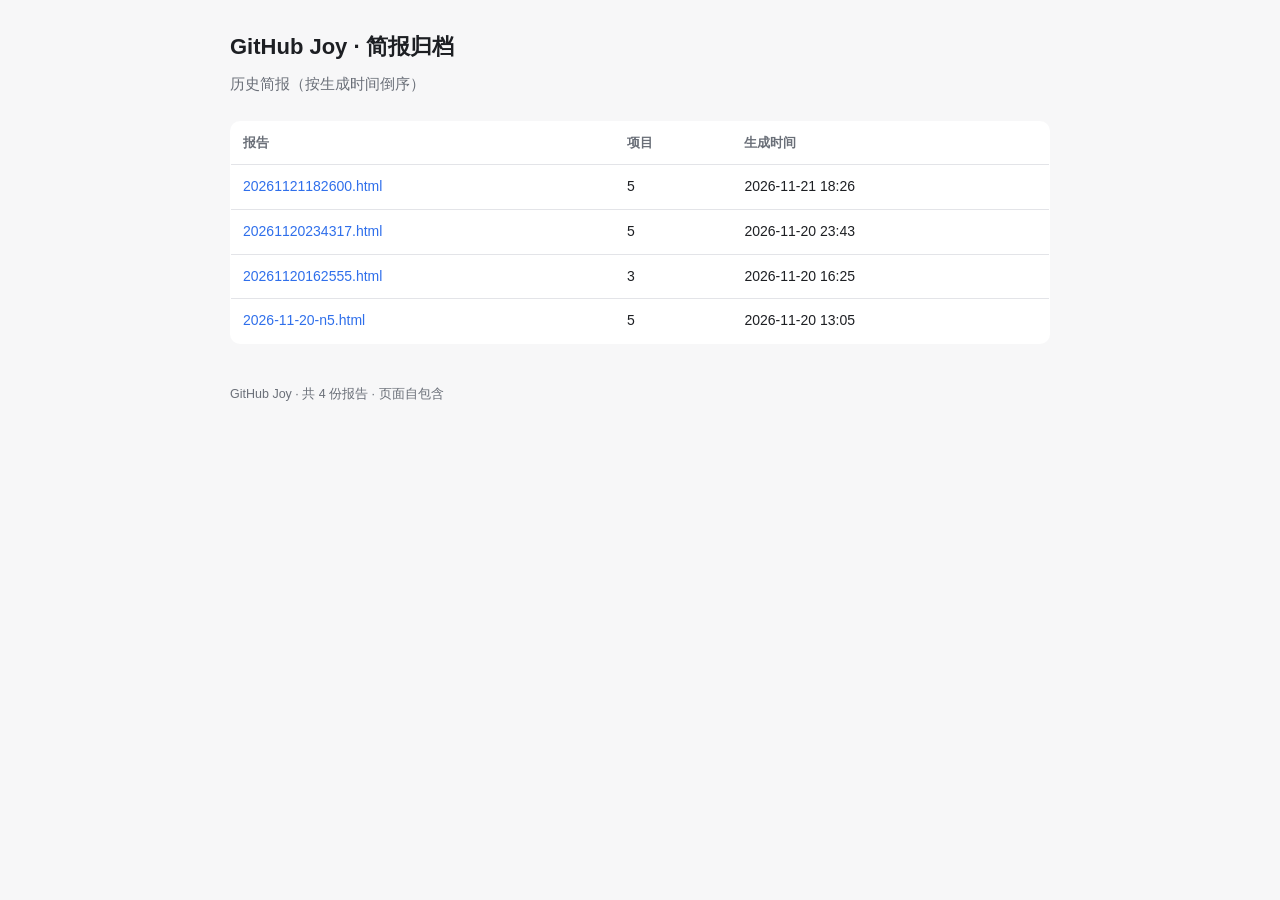
<file: index.html>
<!doctype html>
<html lang="zh-CN">
<head>
<meta charset="utf-8">
<meta name="viewport" content="width=device-width, initial-scale=1">
<title>GitHub Joy · 简报归档</title>
<style>
:root{--bg:#f7f7f8;--card:#fff;--fg:#1d1f23;--muted:#6a6f78;--line:#e3e4e8;--accent:#2f6feb}
@media (prefers-color-scheme:dark){:root{--bg:#16181d;--card:#1e2127;--fg:#e7e9ee;--muted:#9aa1ac;--line:#2e333b;--accent:#6a9bff}}
*{box-sizing:border-box}
body{margin:0;background:var(--bg);color:var(--fg);font:15px/1.7 -apple-system,"Segoe UI","Microsoft YaHei",sans-serif}
header{max-width:860px;margin:0 auto;padding:28px 20px 8px}
h1{font-size:22px;margin:0 0 6px}
.sub{color:var(--muted);margin:0}
main{max-width:860px;margin:0 auto;padding:16px 20px 40px}
table{width:100%;border-collapse:collapse;background:var(--card);border:1px solid var(--line);border-radius:10px;overflow:hidden}
th,td{padding:10px 12px;text-align:left;border-bottom:1px solid var(--line);font-size:14px}
th{color:var(--muted);font-weight:600;font-size:13px}
tr:last-child td{border-bottom:0}
td a{color:var(--accent);text-decoration:none}
.muted{color:var(--muted);font-size:12.5px}
footer{max-width:860px;margin:0 auto;padding:0 20px 40px;color:var(--muted);font-size:12.5px}
a{color:var(--accent)}
</style>
</head>
<body>
<header>
  <h1>GitHub Joy · 简报归档</h1>
  <p class="sub">历史简报（按生成时间倒序）</p>
</header>
<main>
<table>
<thead><tr><th>报告</th><th>项目</th><th>生成时间</th></tr></thead>
<tbody>
<tr><td><a href="reports/20261121182600.html">20261121182600.html</a></td><td>5</td><td>2026-11-21 18:26</td></tr><tr><td><a href="reports/20261120234317.html">20261120234317.html</a></td><td>5</td><td>2026-11-20 23:43</td></tr><tr><td><a href="reports/20261120162555.html">20261120162555.html</a></td><td>3</td><td>2026-11-20 16:25</td></tr><tr><td><a href="reports/2026-11-20-n5.html">2026-11-20-n5.html</a></td><td>5</td><td>2026-11-20 13:05</td></tr>
</tbody>
</table>
</main>
<footer>GitHub Joy · 共 4 份报告 · 页面自包含</footer>
</body>
</html>
</file>
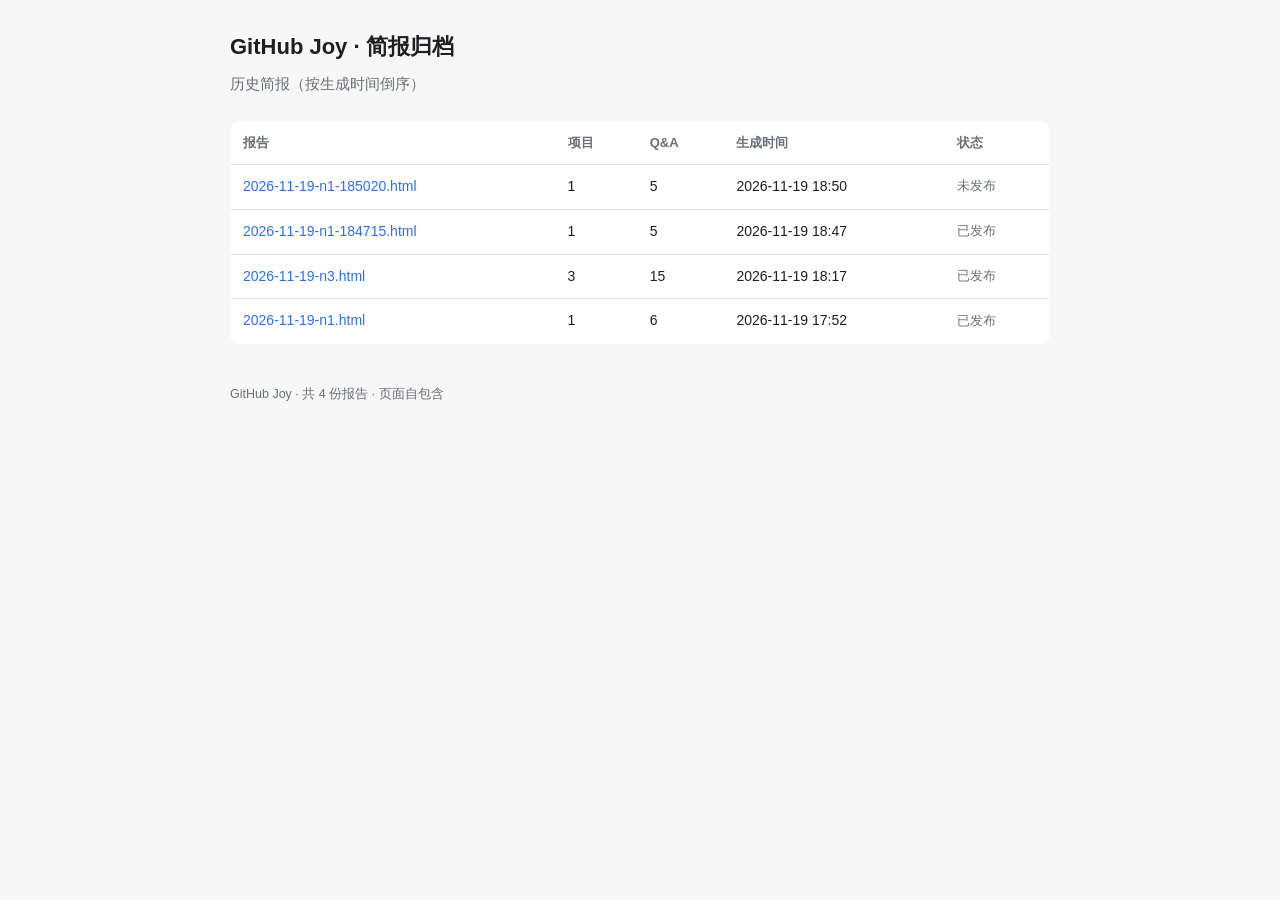
<file: docs/index.html>
<!doctype html>
<html lang="zh-CN">
<head>
<meta charset="utf-8">
<meta name="viewport" content="width=device-width, initial-scale=1">
<title>GitHub Joy · 简报归档</title>
<style>
:root{--bg:#f7f7f8;--card:#fff;--fg:#1d1f23;--muted:#6a6f78;--line:#e3e4e8;--accent:#2f6feb}
@media (prefers-color-scheme:dark){:root{--bg:#16181d;--card:#1e2127;--fg:#e7e9ee;--muted:#9aa1ac;--line:#2e333b;--accent:#6a9bff}}
*{box-sizing:border-box}
body{margin:0;background:var(--bg);color:var(--fg);font:15px/1.7 -apple-system,"Segoe UI","Microsoft YaHei",sans-serif}
header{max-width:860px;margin:0 auto;padding:28px 20px 8px}
h1{font-size:22px;margin:0 0 6px}
.sub{color:var(--muted);margin:0}
main{max-width:860px;margin:0 auto;padding:16px 20px 40px}
table{width:100%;border-collapse:collapse;background:var(--card);border:1px solid var(--line);border-radius:10px;overflow:hidden}
th,td{padding:10px 12px;text-align:left;border-bottom:1px solid var(--line);font-size:14px}
th{color:var(--muted);font-weight:600;font-size:13px}
tr:last-child td{border-bottom:0}
td a{color:var(--accent);text-decoration:none}
.muted{color:var(--muted);font-size:12.5px}
footer{max-width:860px;margin:0 auto;padding:0 20px 40px;color:var(--muted);font-size:12.5px}
a{color:var(--accent)}
</style>
</head>
<body>
<header>
  <h1>GitHub Joy · 简报归档</h1>
  <p class="sub">历史简报（按生成时间倒序）</p>
</header>
<main>
<table>
<thead><tr><th>报告</th><th>项目</th><th>Q&amp;A</th><th>生成时间</th><th>状态</th></tr></thead>
<tbody>
<tr><td><a href="2026-11-19-n1-185020.html">2026-11-19-n1-185020.html</a></td><td>1</td><td>5</td><td>2026-11-19 18:50</td><td class="muted">未发布</td></tr><tr><td><a href="2026-11-19-n1-184715.html">2026-11-19-n1-184715.html</a></td><td>1</td><td>5</td><td>2026-11-19 18:47</td><td class="muted">已发布</td></tr><tr><td><a href="2026-11-19-n3.html">2026-11-19-n3.html</a></td><td>3</td><td>15</td><td>2026-11-19 18:17</td><td class="muted">已发布</td></tr><tr><td><a href="2026-11-19-n1.html">2026-11-19-n1.html</a></td><td>1</td><td>6</td><td>2026-11-19 17:52</td><td class="muted">已发布</td></tr>
</tbody>
</table>
</main>
<footer>GitHub Joy · 共 4 份报告 · 页面自包含</footer>
</body>
</html>
</file>
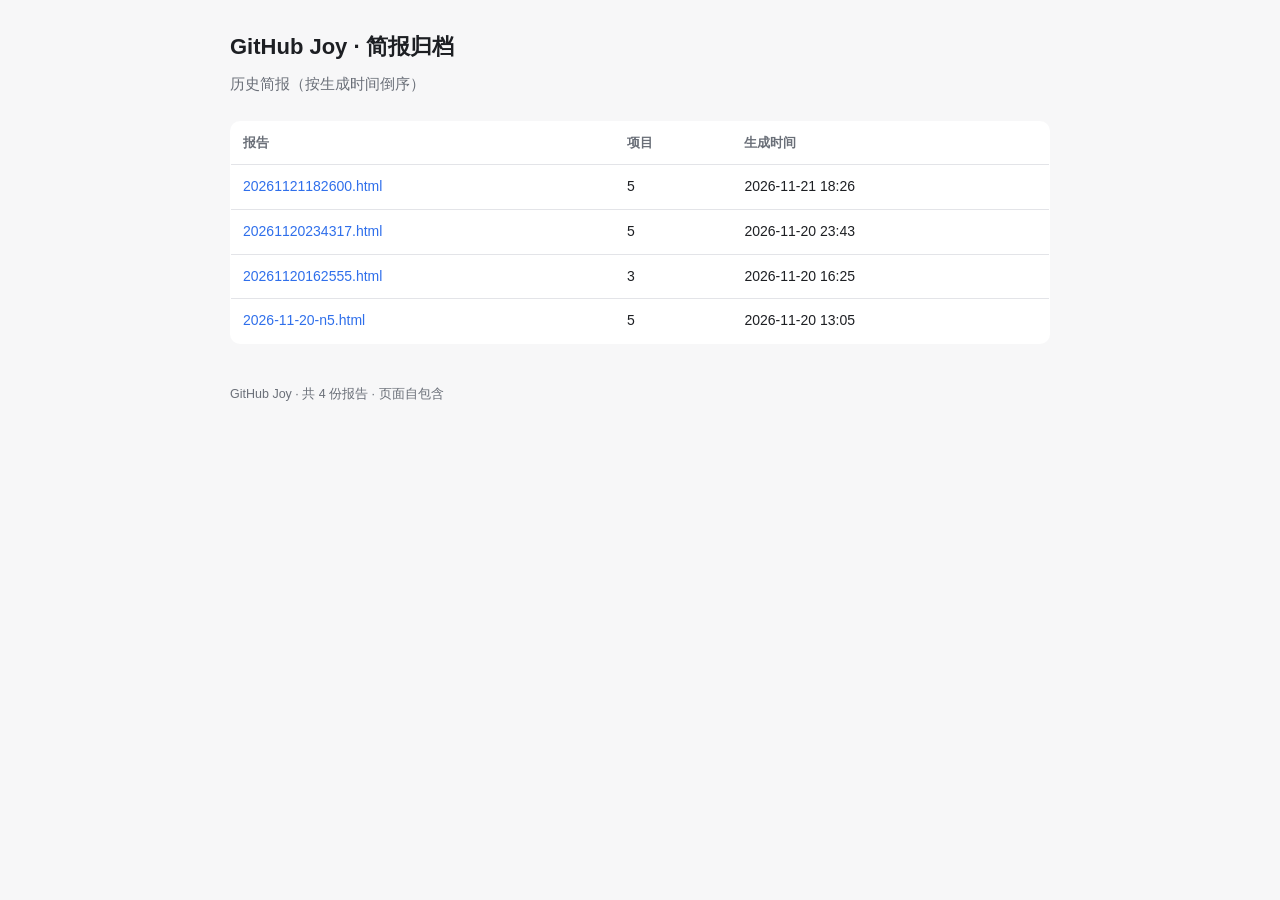
<file: reports/index.html>
<!doctype html>
<html lang="zh-CN">
<head>
<meta charset="utf-8">
<meta name="viewport" content="width=device-width, initial-scale=1">
<title>GitHub Joy · 简报归档</title>
<style>
:root{--bg:#f7f7f8;--card:#fff;--fg:#1d1f23;--muted:#6a6f78;--line:#e3e4e8;--accent:#2f6feb}
@media (prefers-color-scheme:dark){:root{--bg:#16181d;--card:#1e2127;--fg:#e7e9ee;--muted:#9aa1ac;--line:#2e333b;--accent:#6a9bff}}
*{box-sizing:border-box}
body{margin:0;background:var(--bg);color:var(--fg);font:15px/1.7 -apple-system,"Segoe UI","Microsoft YaHei",sans-serif}
header{max-width:860px;margin:0 auto;padding:28px 20px 8px}
h1{font-size:22px;margin:0 0 6px}
.sub{color:var(--muted);margin:0}
main{max-width:860px;margin:0 auto;padding:16px 20px 40px}
table{width:100%;border-collapse:collapse;background:var(--card);border:1px solid var(--line);border-radius:10px;overflow:hidden}
th,td{padding:10px 12px;text-align:left;border-bottom:1px solid var(--line);font-size:14px}
th{color:var(--muted);font-weight:600;font-size:13px}
tr:last-child td{border-bottom:0}
td a{color:var(--accent);text-decoration:none}
.muted{color:var(--muted);font-size:12.5px}
footer{max-width:860px;margin:0 auto;padding:0 20px 40px;color:var(--muted);font-size:12.5px}
a{color:var(--accent)}
</style>
</head>
<body>
<header>
  <h1>GitHub Joy · 简报归档</h1>
  <p class="sub">历史简报（按生成时间倒序）</p>
</header>
<main>
<table>
<thead><tr><th>报告</th><th>项目</th><th>生成时间</th></tr></thead>
<tbody>
<tr><td><a href="20261121182600.html">20261121182600.html</a></td><td>5</td><td>2026-11-21 18:26</td></tr><tr><td><a href="20261120234317.html">20261120234317.html</a></td><td>5</td><td>2026-11-20 23:43</td></tr><tr><td><a href="20261120162555.html">20261120162555.html</a></td><td>3</td><td>2026-11-20 16:25</td></tr><tr><td><a href="2026-11-20-n5.html">2026-11-20-n5.html</a></td><td>5</td><td>2026-11-20 13:05</td></tr>
</tbody>
</table>
</main>
<footer>GitHub Joy · 共 4 份报告 · 页面自包含</footer>
</body>
</html>
</file>
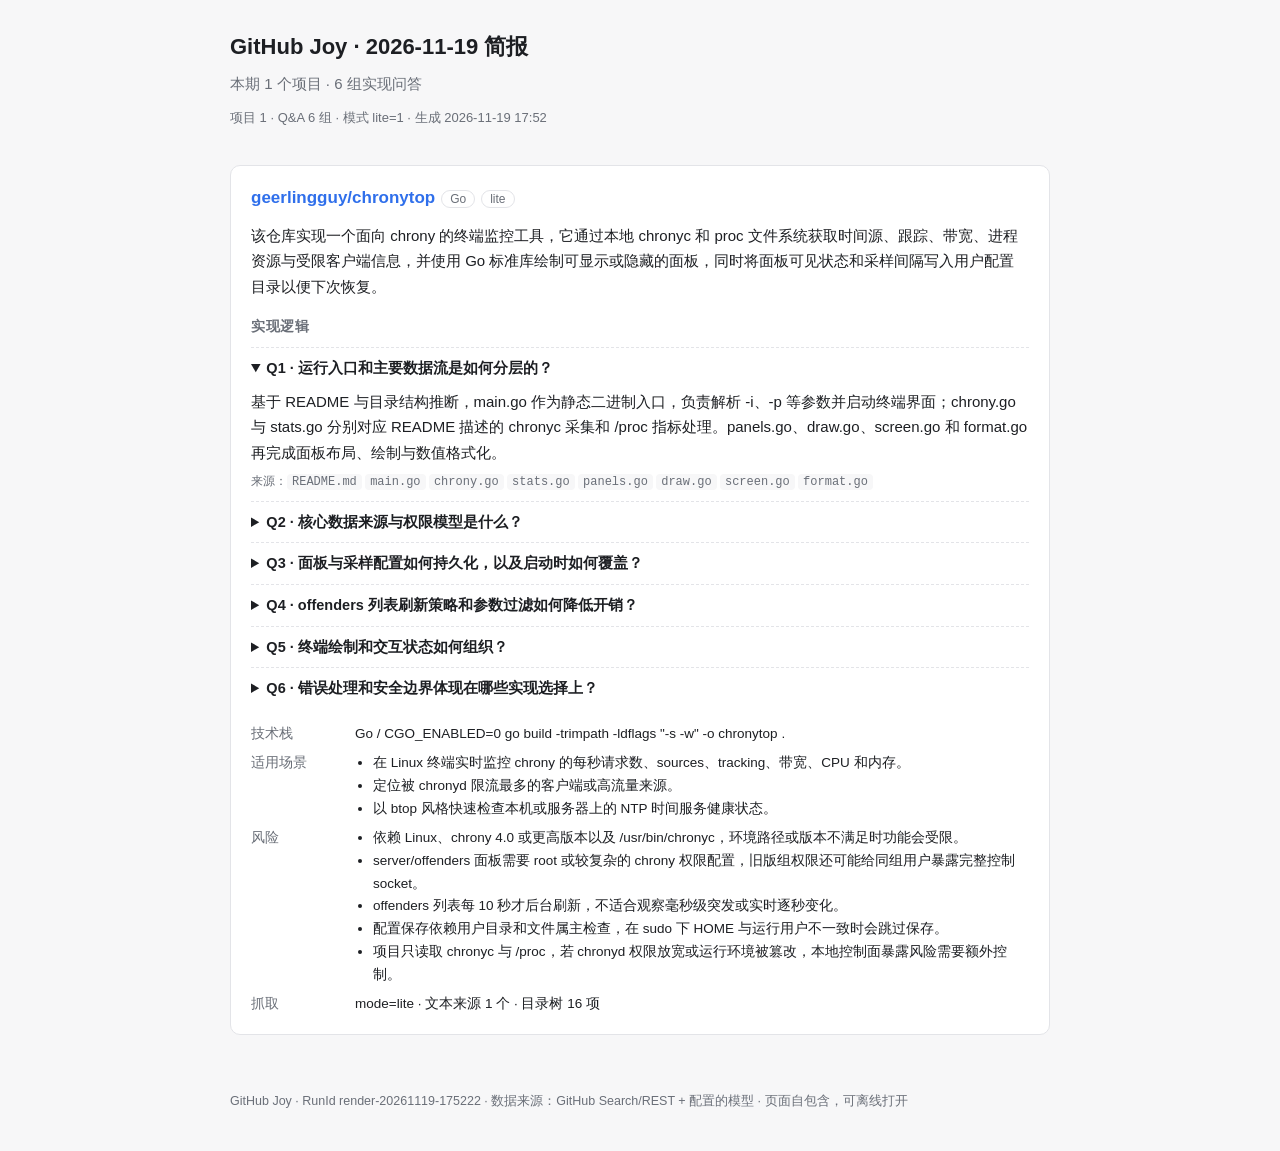
<file: docs/2026-11-19-n1.html>
<!doctype html>
<html lang="zh-CN">
<head>
<meta charset="utf-8">
<meta name="viewport" content="width=device-width, initial-scale=1">
<title>GitHub Joy · 2026-11-19 简报</title>
<style>
:root{--bg:#f7f7f8;--card:#fff;--fg:#1d1f23;--muted:#6a6f78;--line:#e3e4e8;--accent:#2f6feb;--warn:#a15c00}
@media (prefers-color-scheme:dark){:root{--bg:#16181d;--card:#1e2127;--fg:#e7e9ee;--muted:#9aa1ac;--line:#2e333b;--accent:#6a9bff;--warn:#d29922}}
*{box-sizing:border-box}
body{margin:0;background:var(--bg);color:var(--fg);font:15px/1.7 -apple-system,"Segoe UI","Microsoft YaHei",sans-serif}
header{max-width:860px;margin:0 auto;padding:28px 20px 8px}
h1{font-size:22px;margin:0 0 6px}
.sub{color:var(--muted);margin:0 0 10px}
.stats{font-size:13px;color:var(--muted);display:flex;gap:14px;flex-wrap:wrap}
main{max-width:860px;margin:0 auto;padding:12px 20px 40px}
.card{background:var(--card);border:1px solid var(--line);border-radius:10px;padding:18px 20px;margin:16px 0;break-inside:avoid}
.card h2{margin:0 0 10px;font-size:17px;word-break:break-all}
.card h2 a{color:var(--accent);text-decoration:none}
.tag{font-size:12px;color:var(--muted);border:1px solid var(--line);border-radius:999px;padding:1px 8px;margin-left:6px;font-weight:400}
.overview{margin:0 0 14px;font-size:15px}
h3{font-size:14px;color:var(--muted);margin:16px 0 8px;letter-spacing:.04em}
details{border-top:1px dashed var(--line);padding:8px 0}
details summary{cursor:pointer;font-weight:600;font-size:14.5px}
details p{margin:8px 0 0}
.refs{margin:6px 0 0;font-size:12px;color:var(--muted)}
code{font-family:Consolas,monospace;background:var(--bg);padding:1px 5px;border-radius:4px;font-size:12px}
.meta{display:grid;grid-template-columns:92px 1fr;gap:6px 12px;margin:14px 0 0;font-size:13.5px}
.meta dt{color:var(--muted)}
.meta dd{margin:0}
.meta ul{margin:0;padding-left:18px}
.warn{color:var(--warn);font-size:13px}
.muted{color:var(--muted)}
footer{max-width:860px;margin:0 auto;padding:0 20px 40px;color:var(--muted);font-size:12.5px}
a{color:var(--accent)}
@media print{body{background:#fff;color:#000}.card{border-color:#bbb}details>summary{list-style:none}details>*{display:block!important}header,main,footer{max-width:none}}
</style>
</head>
<body>
<header>
  <h1>GitHub Joy · 2026-11-19 简报</h1>
  <p class="sub">本期 1 个项目 · 6 组实现问答</p>
  <div class="stats">项目 1 · Q&amp;A 6 组 · 模式 lite=1 · 生成 2026-11-19 17:52</div>
</header>
<main>
<article class="card"><h2><a href="https://github.com/geerlingguy/chronytop" target="_blank" rel="noopener">geerlingguy/chronytop</a><span class="tag">Go</span><span class="tag">lite</span></h2><p class="overview">该仓库实现一个面向 chrony 的终端监控工具，它通过本地 chronyc 和 proc 文件系统获取时间源、跟踪、带宽、进程资源与受限客户端信息，并使用 Go 标准库绘制可显示或隐藏的面板，同时将面板可见状态和采样间隔写入用户配置目录以便下次恢复。</p><section class="qa"><h3>实现逻辑</h3><details open><summary>Q1 &middot; 运行入口和主要数据流是如何分层的？</summary><p>基于 README 与目录结构推断，main.go 作为静态二进制入口，负责解析 -i、-p 等参数并启动终端界面；chrony.go 与 stats.go 分别对应 README 描述的 chronyc 采集和 /proc 指标处理。panels.go、draw.go、screen.go 和 format.go 再完成面板布局、绘制与数值格式化。</p><p class="refs">来源：<code>README.md</code> <code>main.go</code> <code>chrony.go</code> <code>stats.go</code> <code>panels.go</code> <code>draw.go</code> <code>screen.go</code> <code>format.go</code></p></details><details><summary>Q2 &middot; 核心数据来源与权限模型是什么？</summary><p>核心数据来自 chronyd 的客户端查询和本机系统指标；README 明确普通用户可看 tracking、sources、net、system，而 server/offenders 需要 root、opencommands 或能写 /run/chrony 的组权限。实现上不打开网络连接，只通过 /usr/bin/chronyc 和 /proc 获取输入。</p><p class="refs">来源：<code>README.md</code> <code>chrony.go</code> <code>main.go</code></p></details><details><summary>Q3 &middot; 面板与采样配置如何持久化，以及启动时如何覆盖？</summary><p>config.go 承担设置持久化；README 说明退出时把可见面板和采样间隔保存到 ~/.config/chronytop/chronytop.conf，启动时恢复，但命令行 -i 会覆盖已保存间隔。README 还给出属主检查与临时文件写入，避免在 sudo 下误写到非 root HOME 或跟随 symlink。</p><p class="refs">来源：<code>README.md</code> <code>config.go</code></p></details><details><summary>Q4 &middot; offenders 列表刷新策略和参数过滤如何降低开销？</summary><p>offenders 面板使用 chronyd 的 clients/serverstats 数据，README 指出列表后台每 10 秒刷新；-p 由 chronyd 本身过滤低包数客户端，所以公共服务器上不必每次主循环拉取完整列表。这样把昂贵的大列表刷新与常规面板采样周期解耦。</p><p class="refs">来源：<code>README.md</code> <code>chrony.go</code> <code>panels.go</code></p></details><details><summary>Q5 &middot; 终端绘制和交互状态如何组织？</summary><p>终端交互围绕面板显示和采样速度组织；README 列出 1-7 切换面板、+/- 调速、Esc/q 退出，screen.go、draw.go、panels.go 与 term_linux.go 按目录结构推断分别处理屏幕刷新、绘制、面板内容和 Linux 终端能力。format.go 用于把数值输出成适合终端显示的文本。</p><p class="refs">来源：<code>README.md</code> <code>screen.go</code> <code>draw.go</code> <code>panels.go</code> <code>term_linux.go</code> <code>format.go</code></p></details><details><summary>Q6 &middot; 错误处理和安全边界体现在哪些实现选择上？</summary><p>安全边界体现在输入与输出两端：README 规定以绝对路径调用 chronyc、最小环境且无 shell，并把非打印字符从显示内容中剥离，避免终端转义注入。配置写入只在设置改变且目录属主匹配时发生；CI 还运行 go vet、staticcheck、gosec 和 govulncheck。</p><p class="refs">来源：<code>README.md</code> <code>config.go</code> <code>.github/workflows/ci.yml</code></p></details></section><dl class="meta"><dt>技术栈</dt><dd>Go / CGO_ENABLED=0 go build -trimpath -ldflags &quot;-s -w&quot; -o chronytop .</dd><dt>适用场景</dt><dd><ul><li>在 Linux 终端实时监控 chrony 的每秒请求数、sources、tracking、带宽、CPU 和内存。</li><li>定位被 chronyd 限流最多的客户端或高流量来源。</li><li>以 btop 风格快速检查本机或服务器上的 NTP 时间服务健康状态。</li></ul></dd><dt>风险</dt><dd><ul><li>依赖 Linux、chrony 4.0 或更高版本以及 /usr/bin/chronyc，环境路径或版本不满足时功能会受限。</li><li>server/offenders 面板需要 root 或较复杂的 chrony 权限配置，旧版组权限还可能给同组用户暴露完整控制 socket。</li><li>offenders 列表每 10 秒才后台刷新，不适合观察毫秒级突发或实时逐秒变化。</li><li>配置保存依赖用户目录和文件属主检查，在 sudo 下 HOME 与运行用户不一致时会跳过保存。</li><li>项目只读取 chronyc 与 /proc，若 chronyd 权限放宽或运行环境被篡改，本地控制面暴露风险需要额外控制。</li></ul></dd><dt>抓取</dt><dd>mode=lite · 文本来源 1 个 · 目录树 16 项</dd></dl></article>
<section class="failed"></section>
</main>
<footer>GitHub Joy · RunId render-20261119-175222 · 数据来源：GitHub Search/REST + 配置的模型 · 页面自包含，可离线打开</footer>
</body>
</html>
</file>
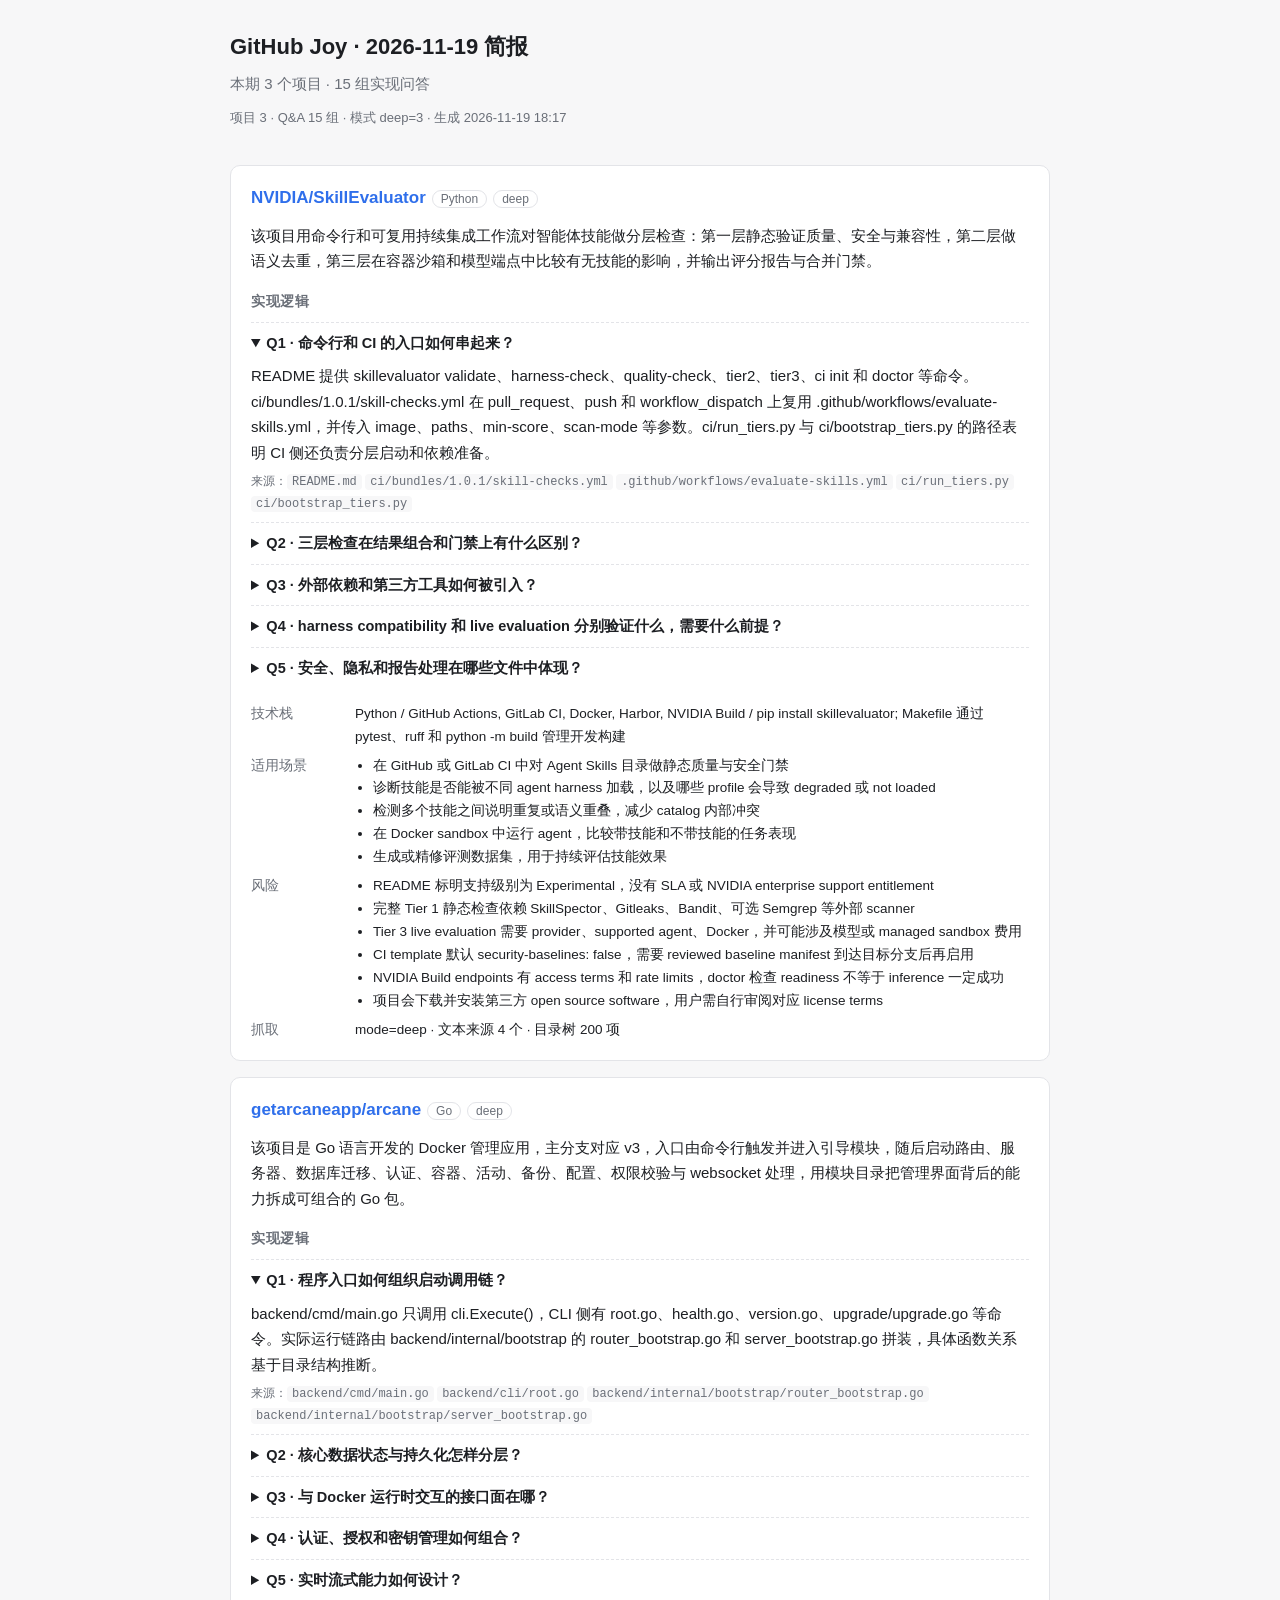
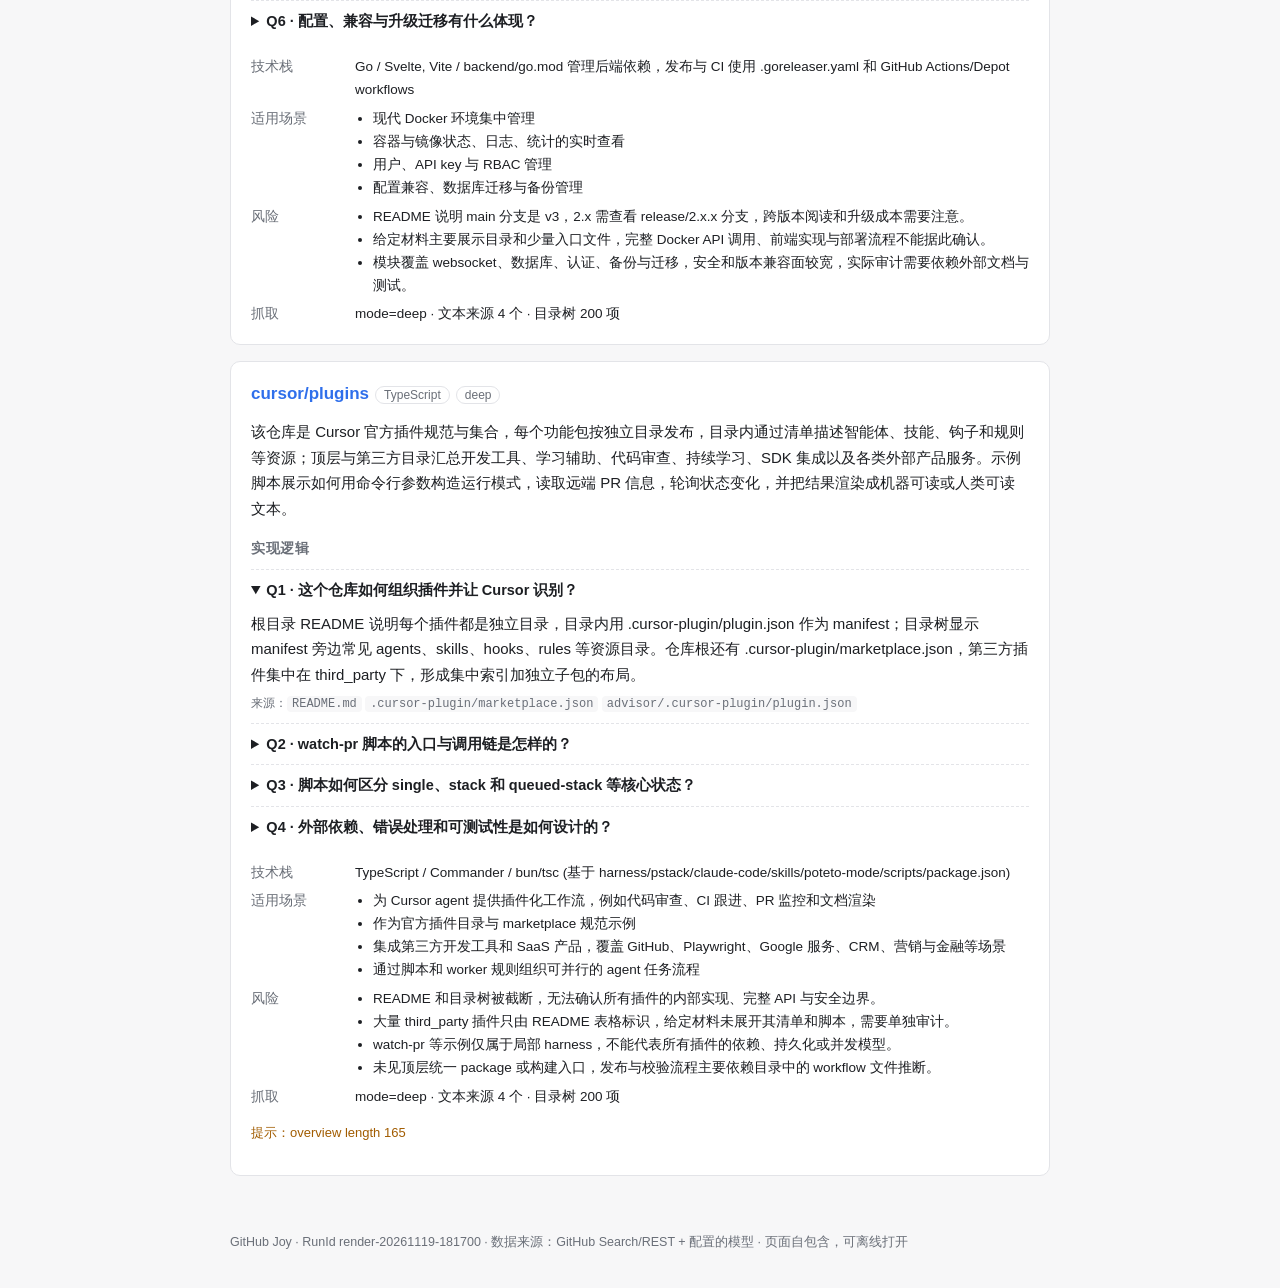
<file: docs/2026-11-19-n3.html>
<!doctype html>
<html lang="zh-CN">
<head>
<meta charset="utf-8">
<meta name="viewport" content="width=device-width, initial-scale=1">
<title>GitHub Joy · 2026-11-19 简报</title>
<style>
:root{--bg:#f7f7f8;--card:#fff;--fg:#1d1f23;--muted:#6a6f78;--line:#e3e4e8;--accent:#2f6feb;--warn:#a15c00}
@media (prefers-color-scheme:dark){:root{--bg:#16181d;--card:#1e2127;--fg:#e7e9ee;--muted:#9aa1ac;--line:#2e333b;--accent:#6a9bff;--warn:#d29922}}
*{box-sizing:border-box}
body{margin:0;background:var(--bg);color:var(--fg);font:15px/1.7 -apple-system,"Segoe UI","Microsoft YaHei",sans-serif}
header{max-width:860px;margin:0 auto;padding:28px 20px 8px}
h1{font-size:22px;margin:0 0 6px}
.sub{color:var(--muted);margin:0 0 10px}
.stats{font-size:13px;color:var(--muted);display:flex;gap:14px;flex-wrap:wrap}
main{max-width:860px;margin:0 auto;padding:12px 20px 40px}
.card{background:var(--card);border:1px solid var(--line);border-radius:10px;padding:18px 20px;margin:16px 0;break-inside:avoid}
.card h2{margin:0 0 10px;font-size:17px;word-break:break-all}
.card h2 a{color:var(--accent);text-decoration:none}
.tag{font-size:12px;color:var(--muted);border:1px solid var(--line);border-radius:999px;padding:1px 8px;margin-left:6px;font-weight:400}
.overview{margin:0 0 14px;font-size:15px}
h3{font-size:14px;color:var(--muted);margin:16px 0 8px;letter-spacing:.04em}
details{border-top:1px dashed var(--line);padding:8px 0}
details summary{cursor:pointer;font-weight:600;font-size:14.5px}
details p{margin:8px 0 0}
.refs{margin:6px 0 0;font-size:12px;color:var(--muted)}
code{font-family:Consolas,monospace;background:var(--bg);padding:1px 5px;border-radius:4px;font-size:12px}
.meta{display:grid;grid-template-columns:92px 1fr;gap:6px 12px;margin:14px 0 0;font-size:13.5px}
.meta dt{color:var(--muted)}
.meta dd{margin:0}
.meta ul{margin:0;padding-left:18px}
.warn{color:var(--warn);font-size:13px}
.muted{color:var(--muted)}
footer{max-width:860px;margin:0 auto;padding:0 20px 40px;color:var(--muted);font-size:12.5px}
a{color:var(--accent)}
@media print{body{background:#fff;color:#000}.card{border-color:#bbb}details>summary{list-style:none}details>*{display:block!important}header,main,footer{max-width:none}}
</style>
</head>
<body>
<header>
  <h1>GitHub Joy · 2026-11-19 简报</h1>
  <p class="sub">本期 3 个项目 · 15 组实现问答</p>
  <div class="stats">项目 3 · Q&amp;A 15 组 · 模式 deep=3 · 生成 2026-11-19 18:17</div>
</header>
<main>
<article class="card"><h2><a href="https://github.com/NVIDIA/SkillEvaluator" target="_blank" rel="noopener">NVIDIA/SkillEvaluator</a><span class="tag">Python</span><span class="tag">deep</span></h2><p class="overview">该项目用命令行和可复用持续集成工作流对智能体技能做分层检查：第一层静态验证质量、安全与兼容性，第二层做语义去重，第三层在容器沙箱和模型端点中比较有无技能的影响，并输出评分报告与合并门禁。</p><section class="qa"><h3>实现逻辑</h3><details open><summary>Q1 &middot; 命令行和 CI 的入口如何串起来？</summary><p>README 提供 skillevaluator validate、harness-check、quality-check、tier2、tier3、ci init 和 doctor 等命令。ci/bundles/1.0.1/skill-checks.yml 在 pull_request、push 和 workflow_dispatch 上复用 .github/workflows/evaluate-skills.yml，并传入 image、paths、min-score、scan-mode 等参数。ci/run_tiers.py 与 ci/bootstrap_tiers.py 的路径表明 CI 侧还负责分层启动和依赖准备。</p><p class="refs">来源：<code>README.md</code> <code>ci/bundles/1.0.1/skill-checks.yml</code> <code>.github/workflows/evaluate-skills.yml</code> <code>ci/run_tiers.py</code> <code>ci/bootstrap_tiers.py</code></p></details><details><summary>Q2 &middot; 三层检查在结果组合和门禁上有什么区别？</summary><p>README 说明每个 tier 独立运行，validate 默认组合三层检查。Tier 1 作为基础门禁，Tier 2 默认也能阻断，除非使用 --no-block-on-dedup，Tier 3 需要显式 --block-on-agent-eval 才参与门禁。quality-check 只做静态评分，默认阈值 70，并会把 publication evidence 标为 INCOMPLETE；如果 scanner 无法运行，结果也是 INCOMPLETE 且退出码非零。</p><p class="refs">来源：<code>README.md</code> <code>docs/tier1-validation.mdx</code> <code>docs/tier2-deduplication.mdx</code> <code>docs/tier3-live-evaluation.mdx</code></p></details><details><summary>Q3 &middot; 外部依赖和第三方工具如何被引入？</summary><p>README 将 Tier 1 扩展到 SkillSpector、Gitleaks、Bandit、可选 Semgrep 和 pip-audit，并将 Tier 3 扩展为 Harbor sandbox、NVIDIA Build endpoints 与 LLM/chat/embedding provider。ci/requirements/skillspector.txt 和 ci/requirements/semgrep.txt 显示 CI 侧对部分 scanner 依赖有单独锁定文件。ci/bundles/1.0.1/skill-checks.yml 使用按 digest 固定的 ghcr.io/nvidia/skillevaluator-tier1 镜像，使 scanner 运行环境可复现。</p><p class="refs">来源：<code>README.md</code> <code>ci/requirements/skillspector.txt</code> <code>ci/requirements/semgrep.txt</code> <code>ci/bundles/1.0.1/skill-checks.yml</code></p></details><details><summary>Q4 &middot; harness compatibility 和 live evaluation 分别验证什么，需要什么前提？</summary><p>harness-check 根据 versioned profiles 判断 codex、claude-code、opencode 等是否能加载技能，不需要 API key 或真实 agent run。Tier 3 需要 provider、supported agent 和运行中的 Docker sandbox，用来比较带技能与不带技能的任务结果。create-eval-dataset 可用 evals/EVAL.md、--prompt 文件或 retained traces 生成评测用例，autopilot 在无现有 source 时只创建一个 starter case。</p><p class="refs">来源：<code>README.md</code> <code>docs/harness-check.mdx</code> <code>docs/tier3-live-evaluation.mdx</code> <code>docs/prepare-dataset.mdx</code></p></details><details><summary>Q5 &middot; 安全、隐私和报告处理在哪些文件中体现？</summary><p>README 把 PII、license、Unicode、security 和 code integrity 归入 Tier 1 检查，并列出 SkillSpector、Gitleaks、Bandit 和 Semgrep。仓库根目录有 .gitleaks.toml 和 .gitleaksignore，说明 secret scanning 配置被纳入项目自身治理。ci/secret_redaction.py 与 ci/security_baselines.py 的路径表明 CI 侧还有脱敏和安全基线处理，但 skill-checks.yml 默认 security-baselines: false。</p><p class="refs">来源：<code>README.md</code> <code>.gitleaks.toml</code> <code>.gitleaksignore</code> <code>ci/secret_redaction.py</code> <code>ci/security_baselines.py</code> <code>ci/bundles/1.0.1/skill-checks.yml</code></p></details></section><dl class="meta"><dt>技术栈</dt><dd>Python / GitHub Actions, GitLab CI, Docker, Harbor, NVIDIA Build / pip install skillevaluator; Makefile 通过 pytest、ruff 和 python -m build 管理开发构建</dd><dt>适用场景</dt><dd><ul><li>在 GitHub 或 GitLab CI 中对 Agent Skills 目录做静态质量与安全门禁</li><li>诊断技能是否能被不同 agent harness 加载，以及哪些 profile 会导致 degraded 或 not loaded</li><li>检测多个技能之间说明重复或语义重叠，减少 catalog 内部冲突</li><li>在 Docker sandbox 中运行 agent，比较带技能和不带技能的任务表现</li><li>生成或精修评测数据集，用于持续评估技能效果</li></ul></dd><dt>风险</dt><dd><ul><li>README 标明支持级别为 Experimental，没有 SLA 或 NVIDIA enterprise support entitlement</li><li>完整 Tier 1 静态检查依赖 SkillSpector、Gitleaks、Bandit、可选 Semgrep 等外部 scanner</li><li>Tier 3 live evaluation 需要 provider、supported agent、Docker，并可能涉及模型或 managed sandbox 费用</li><li>CI template 默认 security-baselines: false，需要 reviewed baseline manifest 到达目标分支后再启用</li><li>NVIDIA Build endpoints 有 access terms 和 rate limits，doctor 检查 readiness 不等于 inference 一定成功</li><li>项目会下载并安装第三方 open source software，用户需自行审阅对应 license terms</li></ul></dd><dt>抓取</dt><dd>mode=deep · 文本来源 4 个 · 目录树 200 项</dd></dl></article><article class="card"><h2><a href="https://github.com/getarcaneapp/arcane" target="_blank" rel="noopener">getarcaneapp/arcane</a><span class="tag">Go</span><span class="tag">deep</span></h2><p class="overview">该项目是 Go 语言开发的 Docker 管理应用，主分支对应 v3，入口由命令行触发并进入引导模块，随后启动路由、服务器、数据库迁移、认证、容器、活动、备份、配置、权限校验与 websocket 处理，用模块目录把管理界面背后的能力拆成可组合的 Go 包。</p><section class="qa"><h3>实现逻辑</h3><details open><summary>Q1 &middot; 程序入口如何组织启动调用链？</summary><p>backend/cmd/main.go 只调用 cli.Execute()，CLI 侧有 root.go、health.go、version.go、upgrade/upgrade.go 等命令。实际运行链路由 backend/internal/bootstrap 的 router_bootstrap.go 和 server_bootstrap.go 拼装，具体函数关系基于目录结构推断。</p><p class="refs">来源：<code>backend/cmd/main.go</code> <code>backend/cli/root.go</code> <code>backend/internal/bootstrap/router_bootstrap.go</code> <code>backend/internal/bootstrap/server_bootstrap.go</code></p></details><details><summary>Q2 &middot; 核心数据状态与持久化怎样分层？</summary><p>持久化底座集中在 backend/internal/database，包含 database.go、readpool.go、stmtcache.go 以及 SQLite 与 Postgres 基线迁移。领域包如 backend/internal/container、apikey、activity、backup 内通常同时有 handler、model、service，体现按模块分层的存储与业务逻辑。</p><p class="refs">来源：<code>backend/internal/database/database.go</code> <code>backend/internal/database/readpool.go</code> <code>backend/internal/database/stmtcache.go</code> <code>backend/internal/database/migrations/baseline/sqlite.sql</code> <code>backend/internal/database/migrations/baseline/postgres.sql</code> <code>backend/internal/container/model.go</code> <code>backend/internal/apikey/model.go</code> <code>backend/internal/activity/model.go</code> <code>backend/internal/backup/model.go</code></p></details><details><summary>Q3 &middot; 与 Docker 运行时交互的接口面在哪？</summary><p>backend/api/ws 下有 containers.go、container_stats.go、exec.go、log_streams.go，backend/internal/container 下有 handler、model、service。这些路径表明容器操作、状态和日志通过 HTTP/WS 接口暴露，具体 Docker SDK 调用不在给定文件中确认。</p><p class="refs">来源：<code>backend/api/ws/containers.go</code> <code>backend/api/ws/container_stats.go</code> <code>backend/api/ws/exec.go</code> <code>backend/api/ws/log_streams.go</code> <code>backend/internal/container/handler.go</code> <code>backend/internal/container/model.go</code> <code>backend/internal/container/service.go</code></p></details><details><summary>Q4 &middot; 认证、授权和密钥管理如何组合？</summary><p>backend/internal/auth 含 service、handler 与 tokencache.go，backend/internal/apikey 单独提供 api key 的 model、service、handler。backend/api/ws/proxy_permissions.go、backend/cli/permissions.go 与 RBAC 迁移文件共同把权限处理分散到请求链路、CLI 与数据库 schema。</p><p class="refs">来源：<code>backend/internal/auth/service.go</code> <code>backend/internal/auth/handler.go</code> <code>backend/internal/auth/tokencache.go</code> <code>backend/internal/apikey/model.go</code> <code>backend/internal/apikey/service.go</code> <code>backend/internal/apikey/handler.go</code> <code>backend/api/ws/proxy_permissions.go</code> <code>backend/cli/permissions.go</code> <code>backend/internal/database/migrations/00102_rbac_permission_cleanup.go</code></p></details><details><summary>Q5 &middot; 实时流式能力如何设计？</summary><p>backend/api/ws 的 handler.go、log_streams.go、system_stats.go 与 container_stats.go 构成 websocket 处理面。backend/internal/activity/children/pubsub/service.go 和 backend/internal/container/children/stats/service.go 表明统计与活动事件可能通过子服务或 pubsub 分发，具体并发模型未从给定文件确认。</p><p class="refs">来源：<code>backend/api/ws/handler.go</code> <code>backend/api/ws/log_streams.go</code> <code>backend/api/ws/system_stats.go</code> <code>backend/api/ws/container_stats.go</code> <code>backend/internal/activity/children/pubsub/service.go</code> <code>backend/internal/container/children/stats/service.go</code></p></details><details><summary>Q6 &middot; 配置、兼容与升级迁移有什么体现？</summary><p>backend/internal/config 下 config.go、schema/schema.go 与 schema/legacy.go 把配置和旧 schema 兼容分开。backend/cli/upgrade/upgrade.go、logfile.go 以及 backend/internal/database/migrations 的编号文件共同支撑配置升级与数据库版本演进，具体升级策略需结合外部文档。</p><p class="refs">来源：<code>backend/internal/config/config.go</code> <code>backend/internal/config/schema/schema.go</code> <code>backend/internal/config/schema/legacy.go</code> <code>backend/cli/upgrade/upgrade.go</code> <code>backend/cli/upgrade/logfile.go</code> <code>backend/internal/database/migrations/00094_baseline.go</code></p></details></section><dl class="meta"><dt>技术栈</dt><dd>Go / Svelte, Vite / backend/go.mod 管理后端依赖，发布与 CI 使用 .goreleaser.yaml 和 GitHub Actions/Depot workflows</dd><dt>适用场景</dt><dd><ul><li>现代 Docker 环境集中管理</li><li>容器与镜像状态、日志、统计的实时查看</li><li>用户、API key 与 RBAC 管理</li><li>配置兼容、数据库迁移与备份管理</li></ul></dd><dt>风险</dt><dd><ul><li>README 说明 main 分支是 v3，2.x 需查看 release/2.x.x 分支，跨版本阅读和升级成本需要注意。</li><li>给定材料主要展示目录和少量入口文件，完整 Docker API 调用、前端实现与部署流程不能据此确认。</li><li>模块覆盖 websocket、数据库、认证、备份与迁移，安全和版本兼容面较宽，实际审计需要依赖外部文档与测试。</li></ul></dd><dt>抓取</dt><dd>mode=deep · 文本来源 4 个 · 目录树 200 项</dd></dl></article><article class="card"><h2><a href="https://github.com/cursor/plugins" target="_blank" rel="noopener">cursor/plugins</a><span class="tag">TypeScript</span><span class="tag">deep</span></h2><p class="overview">该仓库是 Cursor 官方插件规范与集合，每个功能包按独立目录发布，目录内通过清单描述智能体、技能、钩子和规则等资源；顶层与第三方目录汇总开发工具、学习辅助、代码审查、持续学习、SDK 集成以及各类外部产品服务。示例脚本展示如何用命令行参数构造运行模式，读取远端 PR 信息，轮询状态变化，并把结果渲染成机器可读或人类可读文本。</p><section class="qa"><h3>实现逻辑</h3><details open><summary>Q1 &middot; 这个仓库如何组织插件并让 Cursor 识别？</summary><p>根目录 README 说明每个插件都是独立目录，目录内用 .cursor-plugin/plugin.json 作为 manifest；目录树显示 manifest 旁边常见 agents、skills、hooks、rules 等资源目录。仓库根还有 .cursor-plugin/marketplace.json，第三方插件集中在 third_party 下，形成集中索引加独立子包的布局。</p><p class="refs">来源：<code>README.md</code> <code>.cursor-plugin/marketplace.json</code> <code>advisor/.cursor-plugin/plugin.json</code></p></details><details><summary>Q2 &middot; watch-pr 脚本的入口与调用链是怎样的？</summary><p>cli.ts 的 main 先调用 parseArgs，使用 Commander 生成 CliOptions，再选择 renderJson 或 renderPretty 作为输出函数。随后它通过 realRuntime 注入 reader、clock 和 stdout/stderr，调用 resolveContext 获取起始 PR 上下文，必要时用 discoverStack 扩展为 stack，最后把 mode 分派给 runQueued 或 runSimple。</p><p class="refs">来源：<code>harness/pstack/claude-code/skills/poteto-mode/scripts/watch-pr/cli.ts</code> <code>harness/pstack/claude-code/skills/poteto-mode/scripts/watch-pr/github.ts</code> <code>harness/pstack/claude-code/skills/poteto-mode/scripts/watch-pr/policy.ts</code> <code>harness/pstack/claude-code/skills/poteto-mode/scripts/watch-pr/render.ts</code></p></details><details><summary>Q3 &middot; 脚本如何区分 single、stack 和 queued-stack 等核心状态？</summary><p>CliOptions.mode 由 --queued-stack、--stack 或缺省决定；stackPrs 保存 --stack-prs 传入的冻结队列，statusOnly 控制只打印一次状态。polling 子对象集中承载 interval、sweepInterval、timeout、maxQueryErrors 和 allowDraft，runQueued 与 runSimple 分别消费这些参数。worker.md 还定义了外部 agent 运行规则，例如默认不向人提问、PR 以可审查状态打开，说明脚本服务于可自动化 agent 流程。</p><p class="refs">来源：<code>harness/pstack/claude-code/skills/poteto-mode/scripts/watch-pr/cli.ts</code> <code>harness/pstack/claude-code/skills/poteto-mode/worker.md</code></p></details><details><summary>Q4 &middot; 外部依赖、错误处理和可测试性是如何设计的？</summary><p>脚本直接依赖 commander 和 Node 的 timers/promises，并通过 CliRuntime 把 GitHub reader、clock、stdout/stderr 注入 main，便于测试替换；package.json 将 type 设为 module，并提供 bun test 与 tsc typecheck。参数错误由 Commander 的 InvalidArgumentError 或 Command.error 转成退出码 64，查询错误 WatcherQueryError 则转成 statusQueryVerdict，保持输出为 JSON verdict。</p><p class="refs">来源：<code>harness/pstack/claude-code/skills/poteto-mode/scripts/watch-pr/cli.ts</code> <code>harness/pstack/claude-code/skills/poteto-mode/scripts/package.json</code> <code>harness/pstack/claude-code/skills/poteto-mode/scripts/watch-pr/github.ts</code> <code>harness/pstack/claude-code/skills/poteto-mode/scripts/watch-pr/policy.ts</code></p></details></section><dl class="meta"><dt>技术栈</dt><dd>TypeScript / Commander / bun/tsc (基于 harness/pstack/claude-code/skills/poteto-mode/scripts/package.json)</dd><dt>适用场景</dt><dd><ul><li>为 Cursor agent 提供插件化工作流，例如代码审查、CI 跟进、PR 监控和文档渲染</li><li>作为官方插件目录与 marketplace 规范示例</li><li>集成第三方开发工具和 SaaS 产品，覆盖 GitHub、Playwright、Google 服务、CRM、营销与金融等场景</li><li>通过脚本和 worker 规则组织可并行的 agent 任务流程</li></ul></dd><dt>风险</dt><dd><ul><li>README 和目录树被截断，无法确认所有插件的内部实现、完整 API 与安全边界。</li><li>大量 third_party 插件只由 README 表格标识，给定材料未展开其清单和脚本，需要单独审计。</li><li>watch-pr 等示例仅属于局部 harness，不能代表所有插件的依赖、持久化或并发模型。</li><li>未见顶层统一 package 或构建入口，发布与校验流程主要依赖目录中的 workflow 文件推断。</li></ul></dd><dt>抓取</dt><dd>mode=deep · 文本来源 4 个 · 目录树 200 项</dd></dl><p class="warn">提示：overview length 165</p></article>
<section class="failed"></section>
</main>
<footer>GitHub Joy · RunId render-20261119-181700 · 数据来源：GitHub Search/REST + 配置的模型 · 页面自包含，可离线打开</footer>
</body>
</html>
</file>
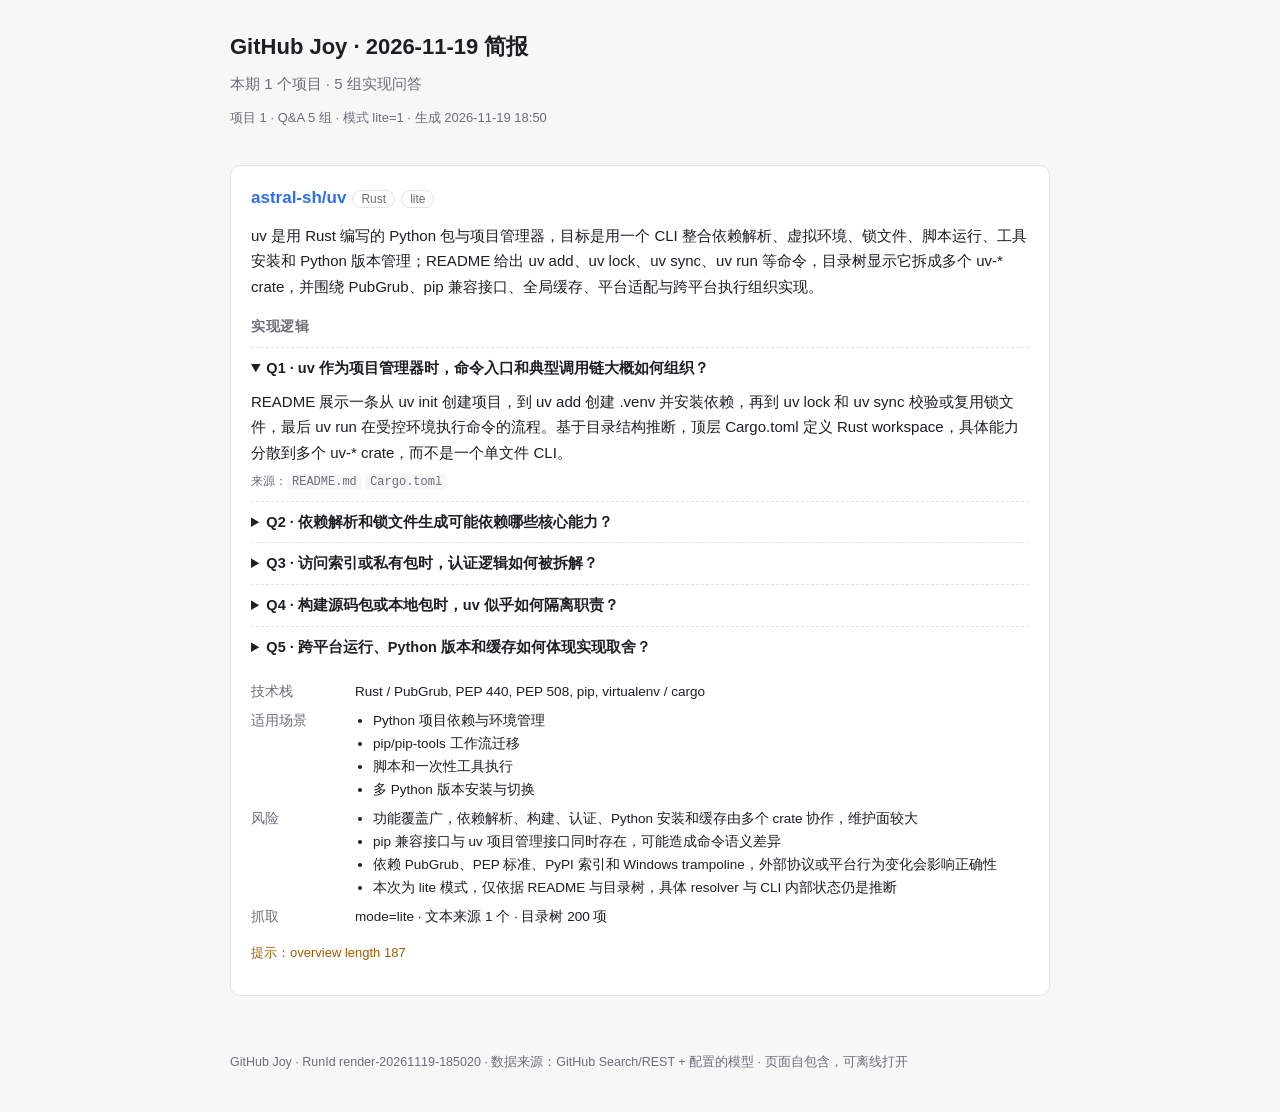
<file: docs/latest.html>
<!doctype html>
<html lang="zh-CN">
<head>
<meta charset="utf-8">
<meta name="viewport" content="width=device-width, initial-scale=1">
<title>GitHub Joy · 2026-11-19 简报</title>
<style>
:root{--bg:#f7f7f8;--card:#fff;--fg:#1d1f23;--muted:#6a6f78;--line:#e3e4e8;--accent:#2f6feb;--warn:#a15c00}
@media (prefers-color-scheme:dark){:root{--bg:#16181d;--card:#1e2127;--fg:#e7e9ee;--muted:#9aa1ac;--line:#2e333b;--accent:#6a9bff;--warn:#d29922}}
*{box-sizing:border-box}
body{margin:0;background:var(--bg);color:var(--fg);font:15px/1.7 -apple-system,"Segoe UI","Microsoft YaHei",sans-serif}
header{max-width:860px;margin:0 auto;padding:28px 20px 8px}
h1{font-size:22px;margin:0 0 6px}
.sub{color:var(--muted);margin:0 0 10px}
.stats{font-size:13px;color:var(--muted);display:flex;gap:14px;flex-wrap:wrap}
main{max-width:860px;margin:0 auto;padding:12px 20px 40px}
.card{background:var(--card);border:1px solid var(--line);border-radius:10px;padding:18px 20px;margin:16px 0;break-inside:avoid}
.card h2{margin:0 0 10px;font-size:17px;word-break:break-all}
.card h2 a{color:var(--accent);text-decoration:none}
.tag{font-size:12px;color:var(--muted);border:1px solid var(--line);border-radius:999px;padding:1px 8px;margin-left:6px;font-weight:400}
.overview{margin:0 0 14px;font-size:15px}
h3{font-size:14px;color:var(--muted);margin:16px 0 8px;letter-spacing:.04em}
details{border-top:1px dashed var(--line);padding:8px 0}
details summary{cursor:pointer;font-weight:600;font-size:14.5px}
details p{margin:8px 0 0}
.refs{margin:6px 0 0;font-size:12px;color:var(--muted)}
code{font-family:Consolas,monospace;background:var(--bg);padding:1px 5px;border-radius:4px;font-size:12px}
.meta{display:grid;grid-template-columns:92px 1fr;gap:6px 12px;margin:14px 0 0;font-size:13.5px}
.meta dt{color:var(--muted)}
.meta dd{margin:0}
.meta ul{margin:0;padding-left:18px}
.warn{color:var(--warn);font-size:13px}
.muted{color:var(--muted)}
footer{max-width:860px;margin:0 auto;padding:0 20px 40px;color:var(--muted);font-size:12.5px}
a{color:var(--accent)}
@media print{body{background:#fff;color:#000}.card{border-color:#bbb}details>summary{list-style:none}details>*{display:block!important}header,main,footer{max-width:none}}
</style>
</head>
<body>
<header>
  <h1>GitHub Joy · 2026-11-19 简报</h1>
  <p class="sub">本期 1 个项目 · 5 组实现问答</p>
  <div class="stats">项目 1 · Q&amp;A 5 组 · 模式 lite=1 · 生成 2026-11-19 18:50</div>
</header>
<main>
<article class="card"><h2><a href="https://github.com/astral-sh/uv" target="_blank" rel="noopener">astral-sh/uv</a><span class="tag">Rust</span><span class="tag">lite</span></h2><p class="overview">uv 是用 Rust 编写的 Python 包与项目管理器，目标是用一个 CLI 整合依赖解析、虚拟环境、锁文件、脚本运行、工具安装和 Python 版本管理；README 给出 uv add、uv lock、uv sync、uv run 等命令，目录树显示它拆成多个 uv-* crate，并围绕 PubGrub、pip 兼容接口、全局缓存、平台适配与跨平台执行组织实现。</p><section class="qa"><h3>实现逻辑</h3><details open><summary>Q1 &middot; uv 作为项目管理器时，命令入口和典型调用链大概如何组织？</summary><p>README 展示一条从 uv init 创建项目，到 uv add 创建 .venv 并安装依赖，再到 uv lock 和 uv sync 校验或复用锁文件，最后 uv run 在受控环境执行命令的流程。基于目录结构推断，顶层 Cargo.toml 定义 Rust workspace，具体能力分散到多个 uv-* crate，而不是一个单文件 CLI。</p><p class="refs">来源：<code>README.md</code> <code>Cargo.toml</code></p></details><details><summary>Q2 &middot; 依赖解析和锁文件生成可能依赖哪些核心能力？</summary><p>README 提到 universal lockfile 与 PubGrub，目录树中 uv-bench 包含 uv_pep440.rs、uv_pep508.rs 等 bench，说明版本字符串与依赖 marker 解析是热点路径。基于这些信息可推断 resolver 会组合 PEP 440/508 解析、PubGrub 冲突搜索和平台无关锁文件结果。</p><p class="refs">来源：<code>README.md</code> <code>crates/uv-bench/benches/uv_pep440.rs</code> <code>crates/uv-bench/benches/uv_pep508.rs</code> <code>crates/uv-bench/benches/uv.rs</code></p></details><details><summary>Q3 &middot; 访问索引或私有包时，认证逻辑如何被拆解？</summary><p>目录树中的 uv-auth crate 有 credentials.rs、keyring.rs、middleware.rs、realm.rs、service.rs、store.rs 和 cache.rs 等路径，显示凭据、缓存、realm 匹配和中间件被单独封装。基于 README 的 pip 兼容与 PyPI 生态，可推断认证作为网络请求链路中的横切模块复用，而不是混在安装命令里。</p><p class="refs">来源：<code>crates/uv-auth/src/credentials.rs</code> <code>crates/uv-auth/src/keyring.rs</code> <code>crates/uv-auth/src/middleware.rs</code> <code>crates/uv-auth/src/realm.rs</code> <code>crates/uv-auth/src/service.rs</code> <code>crates/uv-auth/src/store.rs</code> <code>crates/uv-auth/src/cache.rs</code> <code>README.md</code></p></details><details><summary>Q4 &middot; 构建源码包或本地包时，uv 似乎如何隔离职责？</summary><p>目录树把构建相关代码分成 uv-build、uv-build-frontend、uv-build-backend 和 uv-build-commands，其中 backend 侧有 wheel.rs 与 source_dist.rs，frontend 侧有 pipreqs.rs 与 error.rs。README 展示 uv add 时 Built example 与 publish 支持，说明安装流程会调用独立的构建前后端来生成 wheel/sdist 并处理构建错误。</p><p class="refs">来源：<code>crates/uv-build/README.md</code> <code>crates/uv-build-frontend/src/pipreqs.rs</code> <code>crates/uv-build-frontend/src/error.rs</code> <code>crates/uv-build-backend/src/wheel.rs</code> <code>crates/uv-build-backend/src/source_dist.rs</code> <code>crates/uv-build-commands/src/lib.rs</code> <code>README.md</code></p></details><details><summary>Q5 &middot; 跨平台运行、Python 版本和缓存如何体现实现取舍？</summary><p>README 将 uv 定位为 pip、pipx、pyenv、virtualenv 等的替代，并提供 uv python install、uv venv 和 uv run --python；目录树中 .github/workflows/test-windows-trampolines.yml 与 uv-bench 的 macos_python_install.rs 表明 Windows trampoline 和 Python 安装/发现被当作平台关键路径。配合全局缓存说明实现上牺牲单一标准库 Python 调用的简单性，换取安装、链接和跨平台启动的统一封装。</p><p class="refs">来源：<code>README.md</code> <code>.github/workflows/test-windows-trampolines.yml</code> <code>crates/uv-bench/benches/macos_python_install.rs</code> <code>crates/uv-bin-install/src/lib.rs</code></p></details></section><dl class="meta"><dt>技术栈</dt><dd>Rust / PubGrub, PEP 440, PEP 508, pip, virtualenv / cargo</dd><dt>适用场景</dt><dd><ul><li>Python 项目依赖与环境管理</li><li>pip/pip-tools 工作流迁移</li><li>脚本和一次性工具执行</li><li>多 Python 版本安装与切换</li></ul></dd><dt>风险</dt><dd><ul><li>功能覆盖广，依赖解析、构建、认证、Python 安装和缓存由多个 crate 协作，维护面较大</li><li>pip 兼容接口与 uv 项目管理接口同时存在，可能造成命令语义差异</li><li>依赖 PubGrub、PEP 标准、PyPI 索引和 Windows trampoline，外部协议或平台行为变化会影响正确性</li><li>本次为 lite 模式，仅依据 README 与目录树，具体 resolver 与 CLI 内部状态仍是推断</li></ul></dd><dt>抓取</dt><dd>mode=lite · 文本来源 1 个 · 目录树 200 项</dd></dl><p class="warn">提示：overview length 187</p></article>
<section class="failed"></section>
</main>
<footer>GitHub Joy · RunId render-20261119-185020 · 数据来源：GitHub Search/REST + 配置的模型 · 页面自包含，可离线打开</footer>
</body>
</html>
</file>
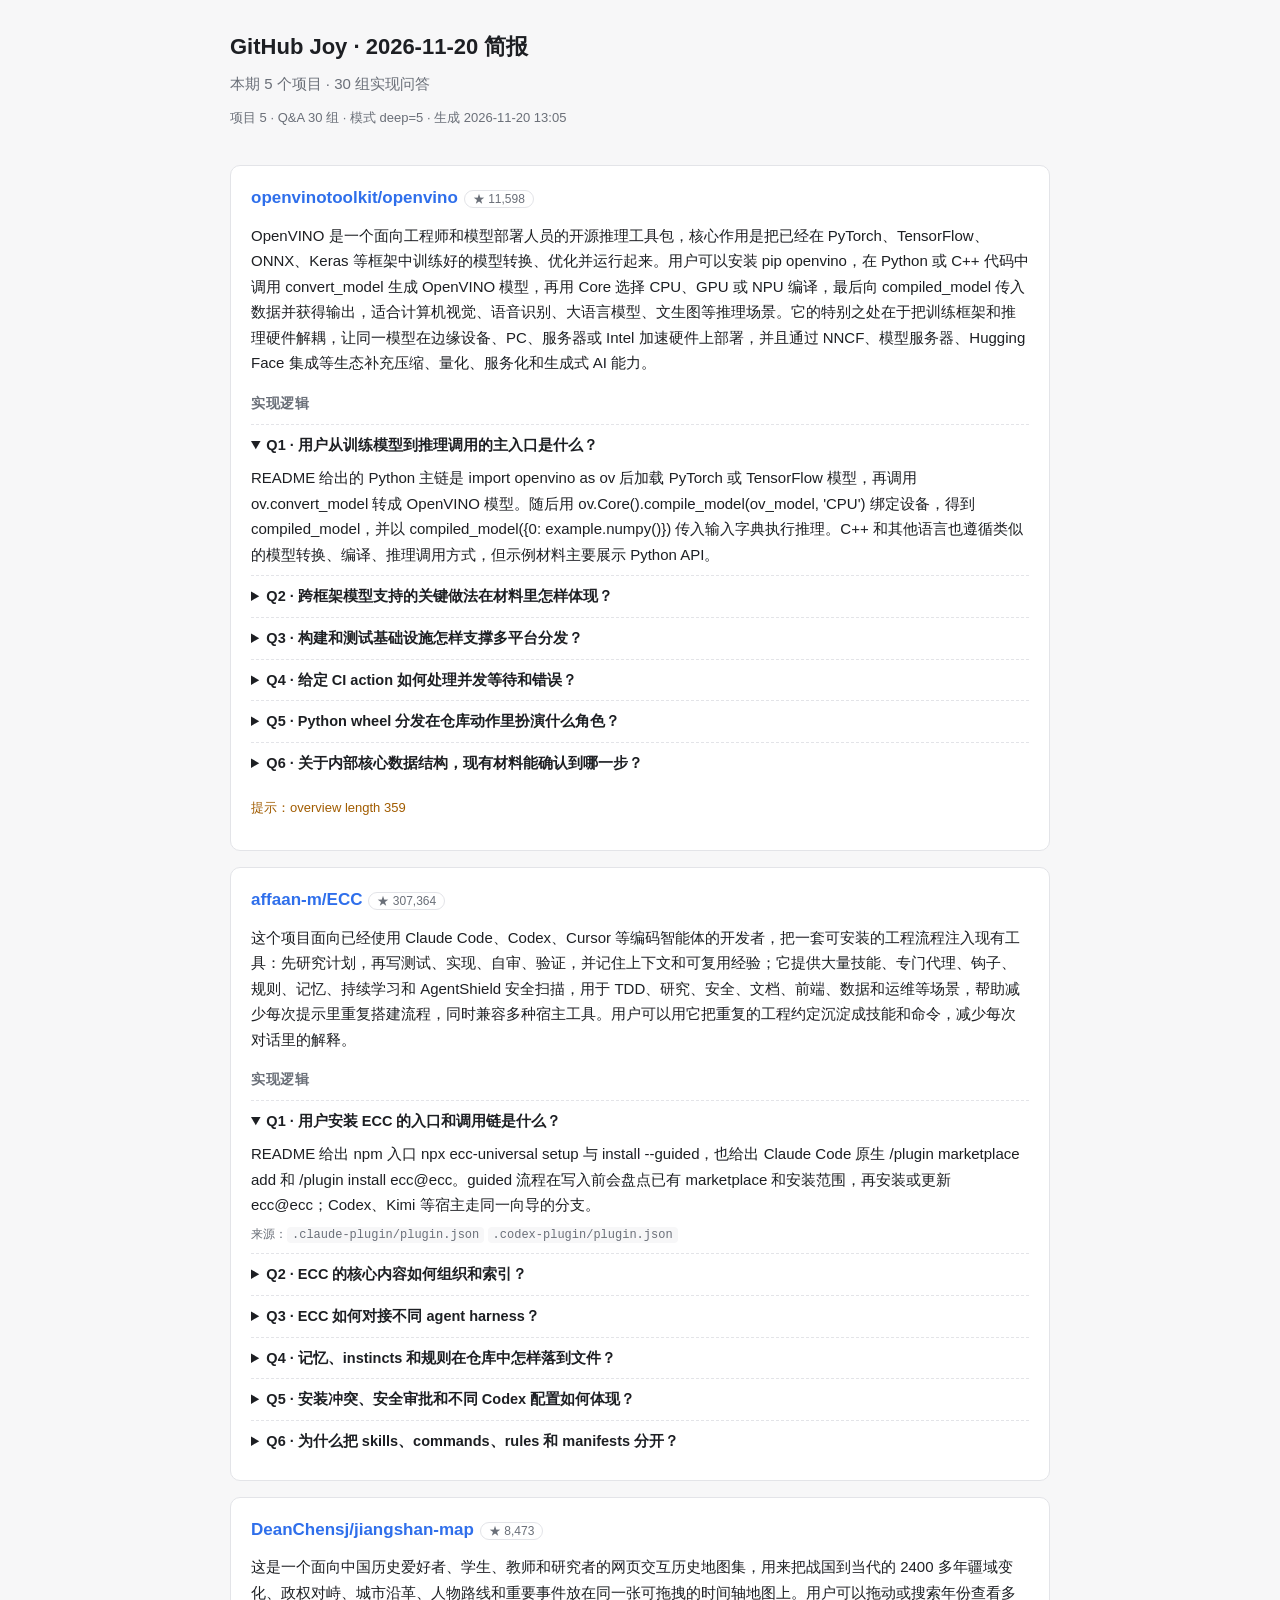
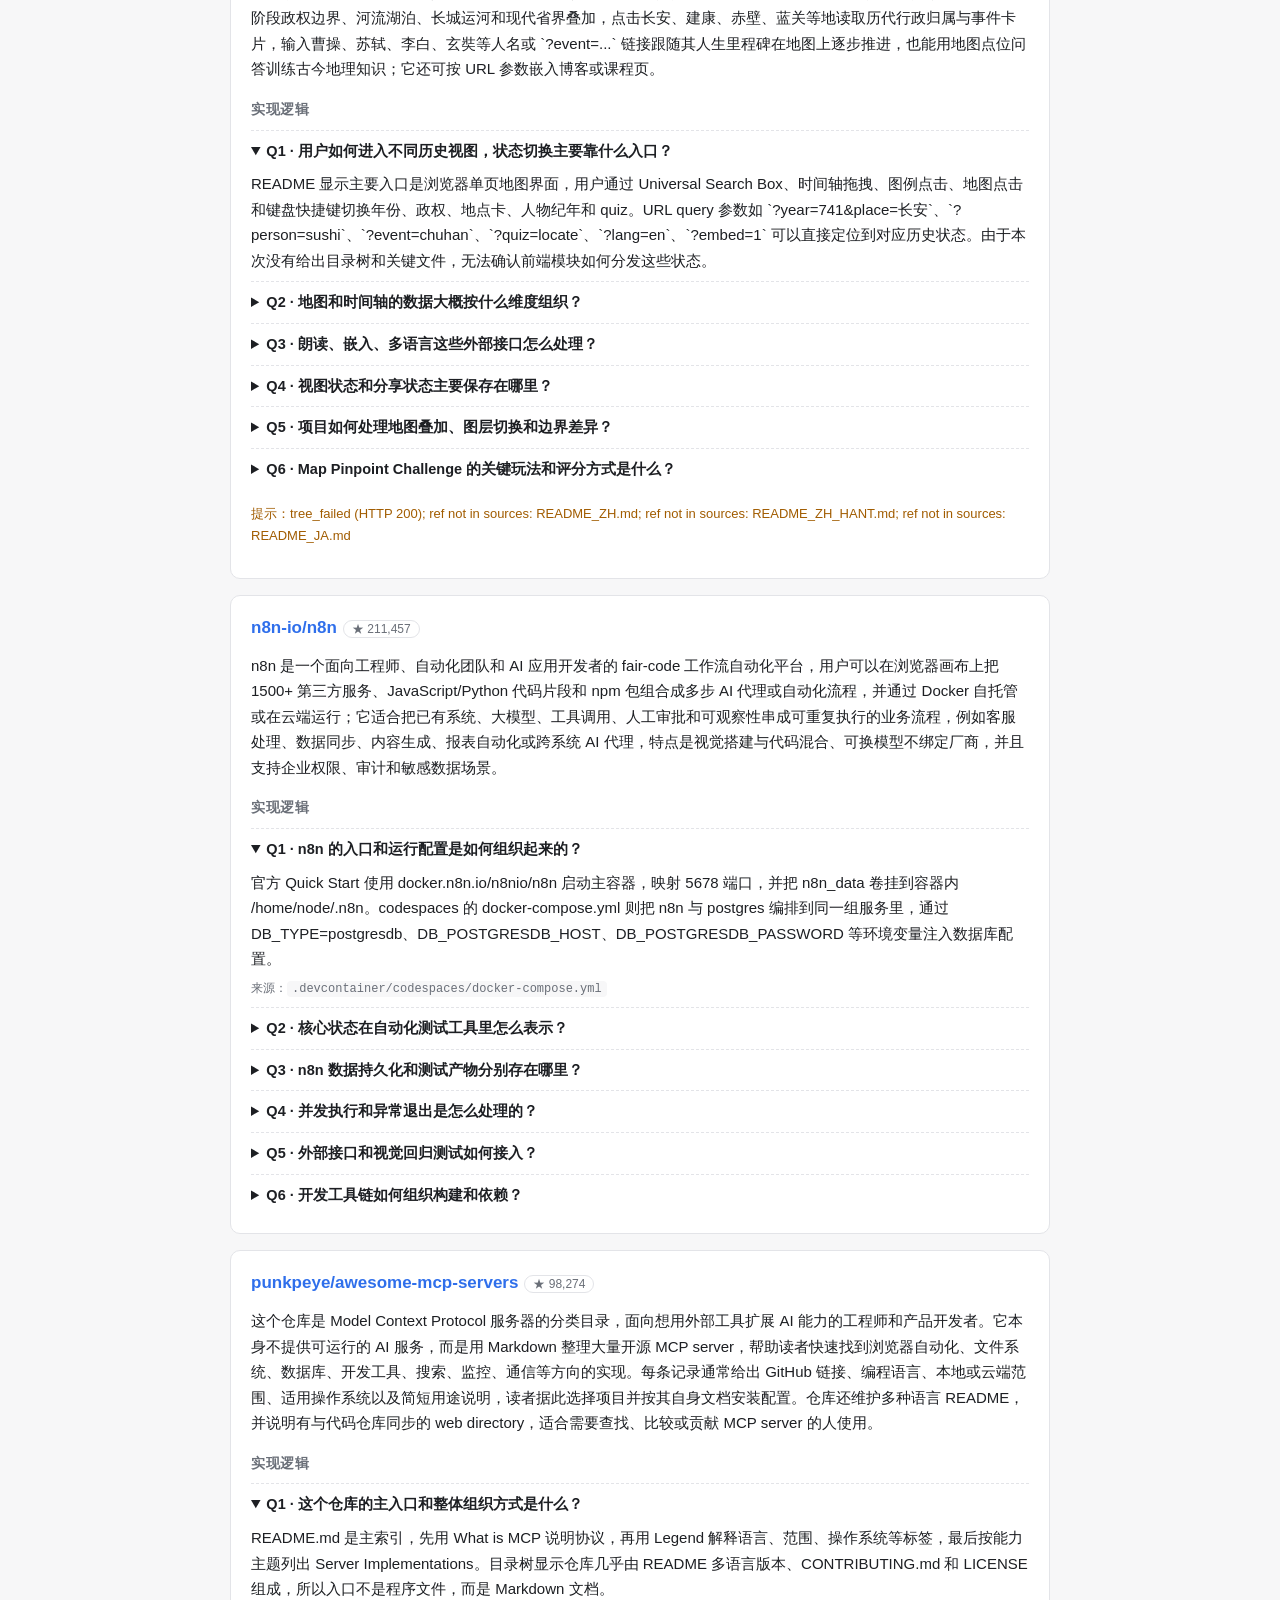
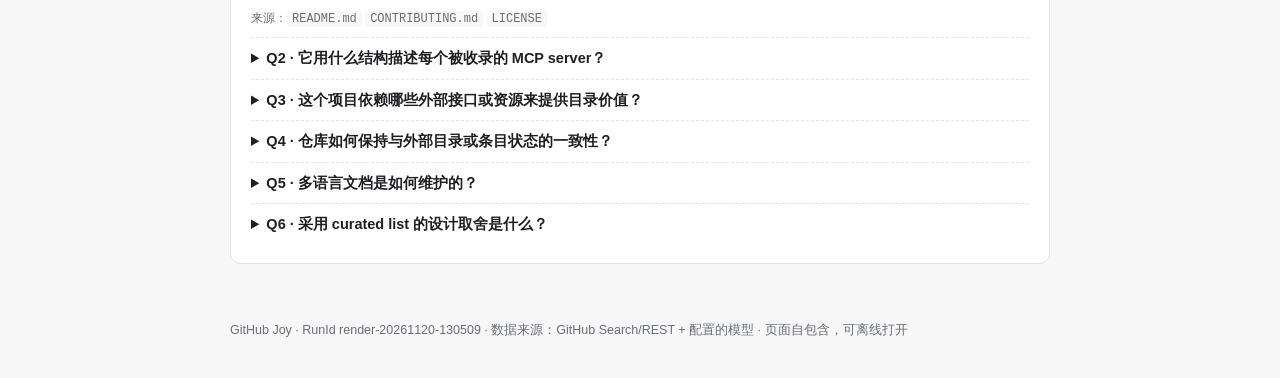
<file: reports/2026-11-20-n5.html>
<!doctype html>
<html lang="zh-CN">
<head>
<meta charset="utf-8">
<meta name="viewport" content="width=device-width, initial-scale=1">
<title>GitHub Joy · 2026-11-20 简报</title>
<style>
:root{--bg:#f7f7f8;--card:#fff;--fg:#1d1f23;--muted:#6a6f78;--line:#e3e4e8;--accent:#2f6feb;--warn:#a15c00}
@media (prefers-color-scheme:dark){:root{--bg:#16181d;--card:#1e2127;--fg:#e7e9ee;--muted:#9aa1ac;--line:#2e333b;--accent:#6a9bff;--warn:#d29922}}
*{box-sizing:border-box}
body{margin:0;background:var(--bg);color:var(--fg);font:15px/1.7 -apple-system,"Segoe UI","Microsoft YaHei",sans-serif}
header{max-width:860px;margin:0 auto;padding:28px 20px 8px}
h1{font-size:22px;margin:0 0 6px}
.sub{color:var(--muted);margin:0 0 10px}
.stats{font-size:13px;color:var(--muted);display:flex;gap:14px;flex-wrap:wrap}
main{max-width:860px;margin:0 auto;padding:12px 20px 40px}
.card{background:var(--card);border:1px solid var(--line);border-radius:10px;padding:18px 20px;margin:16px 0;break-inside:avoid}
.card h2{margin:0 0 10px;font-size:17px;word-break:break-all}
.card h2 a{color:var(--accent);text-decoration:none}
.tag{font-size:12px;color:var(--muted);border:1px solid var(--line);border-radius:999px;padding:1px 8px;margin-left:6px;font-weight:400}
.overview{margin:0 0 14px;font-size:15px}
h3{font-size:14px;color:var(--muted);margin:16px 0 8px;letter-spacing:.04em}
details{border-top:1px dashed var(--line);padding:8px 0}
details summary{cursor:pointer;font-weight:600;font-size:14.5px}
details p{margin:8px 0 0}
.refs{margin:6px 0 0;font-size:12px;color:var(--muted)}
code{font-family:Consolas,monospace;background:var(--bg);padding:1px 5px;border-radius:4px;font-size:12px}
.meta{display:grid;grid-template-columns:92px 1fr;gap:6px 12px;margin:14px 0 0;font-size:13.5px}
.meta dt{color:var(--muted)}
.meta dd{margin:0}
.meta ul{margin:0;padding-left:18px}
.warn{color:var(--warn);font-size:13px}
.muted{color:var(--muted)}
footer{max-width:860px;margin:0 auto;padding:0 20px 40px;color:var(--muted);font-size:12.5px}
a{color:var(--accent)}
@media print{body{background:#fff;color:#000}.card{border-color:#bbb}details>summary{list-style:none}details>*{display:block!important}header,main,footer{max-width:none}}
</style>
</head>
<body>
<header>
  <h1>GitHub Joy · 2026-11-20 简报</h1>
  <p class="sub">本期 5 个项目 · 30 组实现问答</p>
  <div class="stats">项目 5 · Q&amp;A 30 组 · 模式 deep=5 · 生成 2026-11-20 13:05</div>
</header>
<main>
<article class="card"><h2><a href="https://github.com/openvinotoolkit/openvino" target="_blank" rel="noopener">openvinotoolkit/openvino</a><span class="tag">&#9733; 11,598</span></h2><p class="overview">OpenVINO 是一个面向工程师和模型部署人员的开源推理工具包，核心作用是把已经在 PyTorch、TensorFlow、ONNX、Keras 等框架中训练好的模型转换、优化并运行起来。用户可以安装 pip openvino，在 Python 或 C++ 代码中调用 convert_model 生成 OpenVINO 模型，再用 Core 选择 CPU、GPU 或 NPU 编译，最后向 compiled_model 传入数据并获得输出，适合计算机视觉、语音识别、大语言模型、文生图等推理场景。它的特别之处在于把训练框架和推理硬件解耦，让同一模型在边缘设备、PC、服务器或 Intel 加速硬件上部署，并且通过 NNCF、模型服务器、Hugging Face 集成等生态补充压缩、量化、服务化和生成式 AI 能力。</p><section class="qa"><h3>实现逻辑</h3><details open><summary>Q1 &middot; 用户从训练模型到推理调用的主入口是什么？</summary><p>README 给出的 Python 主链是 import openvino as ov 后加载 PyTorch 或 TensorFlow 模型，再调用 ov.convert_model 转成 OpenVINO 模型。随后用 ov.Core().compile_model(ov_model, &#39;CPU&#39;) 绑定设备，得到 compiled_model，并以 compiled_model({0: example.numpy()}) 传入输入字典执行推理。C++ 和其他语言也遵循类似的模型转换、编译、推理调用方式，但示例材料主要展示 Python API。</p></details><details><summary>Q2 &middot; 跨框架模型支持的关键做法在材料里怎样体现？</summary><p>README 说明 OpenVINO 能接收 PyTorch、TensorFlow、ONNX、Keras、PaddlePaddle、JAX/Flax 等框架模型，也允许通过 Optimum Intel 使用 Hugging Face 的 transformers 和 diffusers 模型。从用户接口看，差异主要被封装在 convert_model 前后，进入 OpenVINO 后再由 compile_model 选择 CPU、GPU 或 NPU。具体前端算子映射和转换 pass 未在给定源码文件中展开，只能基于 README/目录结构推断。</p></details><details><summary>Q3 &middot; 构建和测试基础设施怎样支撑多平台分发？</summary><p>目录树中的 .github/dockerfiles/ov_build 为 Ubuntu x64、ARM64、Android 等环境保存 Dockerfile，给定 Ubuntu Dockerfile 会安装多版本 Python、Node.js、CMake、ninja、sccache 和测试依赖。CI 还有 smart-ci、coverage_toolkit、install_wheel、cache 等 action.yml，用来选择测试范围、收集覆盖、安装 wheel 和缓存构建产物。这些文件共同说明项目依赖容器化构建和 GitHub Actions 来支撑多语言、多平台测试。</p><p class="refs">来源：<code>.github/dockerfiles/ov_build/ubuntu_22_04_x64/Dockerfile</code> <code>.github/actions/smart-ci/action.yml</code> <code>.github/actions/coverage_toolkit/action.yml</code> <code>.github/actions/install_wheel/package.json</code> <code>.github/actions/cache/action.yml</code></p></details><details><summary>Q4 &middot; 给定 CI action 如何处理并发等待和错误？</summary><p>.github/actions/wait-for-check-completion/src/index.js 使用 octokit.paginate 查询 commit ref 上的 Checks，并按 check name 筛选最近的 check run。它维护 pendingChecks 集合，在 waitInterval 秒重复轮询，直到 completed 或 timeout；404 会被视作检查还没出现并继续等待，超时会抛 Error。最终它把 success、failure、cancelled、timed_out、action_required 等结论汇总为一个 overallConclusion 供流水线使用。</p><p class="refs">来源：<code>.github/actions/wait-for-check-completion/src/index.js</code></p></details><details><summary>Q5 &middot; Python wheel 分发在仓库动作里扮演什么角色？</summary><p>.github/actions/install_wheel/package.json 描述该动作的目标是安装本地 Python wheels 及其依赖，使用 @actions/core，并通过 ncc 打包 src/install_packages.js。它把 OpenVINO 的 pip 分发与 CI 测试连接起来，使构建出的 wheel 能在测试前被安装。结合 README 的 pip install -U openvino 和 Dockerfile 的多 Python venv，Python API 是用户最易接触的入口。</p><p class="refs">来源：<code>.github/actions/install_wheel/package.json</code> <code>.github/actions/install_wheel/src/install_packages.js</code></p></details><details><summary>Q6 &middot; 关于内部核心数据结构，现有材料能确认到哪一步？</summary><p>给定 README 和目录树没有展开 runtime 内部文件，因此不能确认 IR 图、算子注册表、插件抽象或内存对象的具体数据结构。能确认的是用户侧 API 至少包含模型对象、Core、CompiledModel 和输入输出字典，且推理调用由 core.compile_model 后的对象触发。若要看关键数据结构实现，需要读取仓库未给出的源码文件。</p></details></section><p class="warn">提示：overview length 359</p></article><article class="card"><h2><a href="https://github.com/affaan-m/ECC" target="_blank" rel="noopener">affaan-m/ECC</a><span class="tag">&#9733; 307,364</span></h2><p class="overview">这个项目面向已经使用 Claude Code、Codex、Cursor 等编码智能体的开发者，把一套可安装的工程流程注入现有工具：先研究计划，再写测试、实现、自审、验证，并记住上下文和可复用经验；它提供大量技能、专门代理、钩子、规则、记忆、持续学习和 AgentShield 安全扫描，用于 TDD、研究、安全、文档、前端、数据和运维等场景，帮助减少每次提示里重复搭建流程，同时兼容多种宿主工具。用户可以用它把重复的工程约定沉淀成技能和命令，减少每次对话里的解释。</p><section class="qa"><h3>实现逻辑</h3><details open><summary>Q1 &middot; 用户安装 ECC 的入口和调用链是什么？</summary><p>README 给出 npm 入口 npx ecc-universal setup 与 install --guided，也给出 Claude Code 原生 /plugin marketplace add 和 /plugin install ecc@ecc。guided 流程在写入前会盘点已有 marketplace 和安装范围，再安装或更新 ecc@ecc；Codex、Kimi 等宿主走同一向导的分支。</p><p class="refs">来源：<code>.claude-plugin/plugin.json</code> <code>.codex-plugin/plugin.json</code></p></details><details><summary>Q2 &middot; ECC 的核心内容如何组织和索引？</summary><p>目录把能力拆成 .agents/skills 下的 SKILL.md 与 agents/openai.yaml、.claude/commands 下的 Markdown 命令、.codex/agents 下的 TOML 角色，以及 .cursor/rules 下的规则文件。.claude/ecc-tools.json 进一步用 packages、dependencyGraph、managedFiles 和 resolutionOrder 描述已选模块到文件的映射。</p><p class="refs">来源：<code>.agents/skills/ecc-conventions/SKILL.md</code> <code>.agents/skills/ecc-conventions/agents/openai.yaml</code> <code>.claude/commands/feature-development.md</code> <code>.codex/AGENTS.md</code> <code>.claude/ecc-tools.json</code></p></details><details><summary>Q3 &middot; ECC 如何对接不同 agent harness？</summary><p>同一套内容按宿主格式发布：Claude 消费 .claude-plugin/plugin.json 和 .claude/commands，Codex 消费 .codex/config.toml、.codex/AGENTS.md 与 .codex/agents/explorer.toml，Cursor 消费 .cursor/hooks/before-submit-prompt.js 和 .cursor/rules/common-testing.md。README 说明能力存在宿主限制，部分高级 target 仍走 install --target，而不是所有向导统一完成。</p><p class="refs">来源：<code>.claude-plugin/plugin.json</code> <code>.claude/commands/feature-development.md</code> <code>.codex/config.toml</code> <code>.codex/AGENTS.md</code> <code>.codex/agents/explorer.toml</code> <code>.cursor/hooks/before-submit-prompt.js</code> <code>.cursor/rules/common-testing.md</code></p></details><details><summary>Q4 &middot; 记忆、instincts 和规则在仓库中怎样落到文件？</summary><p>README 将 memory、continuous learning、instincts 和 hooks 列为运行时能力；仓库里对应存在 .claude/identity.json、.claude/homunculus/instincts/inherited/ecc-instincts.yaml、.claude/rules/ecc-guardrails.md 和 .claude/team/ecc-team-config.json 这类可版本化文件。feature-development.md 只给出 goal、common files、suggested sequence，表明工作流状态主要由文档和宿主工具驱动，而不是仓库内硬编码数据库。</p><p class="refs">来源：<code>.claude/identity.json</code> <code>.claude/homunculus/instincts/inherited/ecc-instincts.yaml</code> <code>.claude/rules/ecc-guardrails.md</code> <code>.claude/team/ecc-team-config.json</code> <code>.claude/commands/feature-development.md</code></p></details><details><summary>Q5 &middot; 安装冲突、安全审批和不同 Codex 配置如何体现？</summary><p>README 强调同一 harness 不要叠加安装，guided setup 支持 preflight 与 dry-run，减少 marketplace、scope 和 hook profile 冲突。enterprise/controls.md 要求审批、审计抑制原因和最小 matcher，ecc-tools.json 里 agentshield-pack 对应 .claude/rules/ecc-guardrails.md。目录树还包含 strict.config.toml 与 yolo.config.toml，说明 Codex 路径按安全姿态拆分配置；具体运行时效果需看宿主文档。</p><p class="refs">来源：<code>.claude/enterprise/controls.md</code> <code>.claude/ecc-tools.json</code> <code>.claude/rules/ecc-guardrails.md</code> <code>.codex/strict.config.toml</code> <code>.codex/yolo.config.toml</code></p></details><details><summary>Q6 &middot; 为什么把 skills、commands、rules 和 manifests 分开？</summary><p>commands 提供短入口，例如 feature-development.md 的 frontmatter 和 suggested sequence；skills 用 SKILL.md 承载可复用工程方法，并用 openai.yaml 暴露给宿主；rules 则是 always-loaded standards。ecc-tools.json 的 packageFiles 和 dependencyGraph 把这种分层变成可组合安装面，让 Claude、Codex、Cursor 各自消费最贴近原生的格式。</p><p class="refs">来源：<code>.claude/commands/feature-development.md</code> <code>.agents/skills/ecc-conventions/SKILL.md</code> <code>.agents/skills/ecc-conventions/agents/openai.yaml</code> <code>.cursor/rules/common-development-workflow.md</code> <code>.claude/ecc-tools.json</code></p></details></section></article><article class="card"><h2><a href="https://github.com/DeanChensj/jiangshan-map" target="_blank" rel="noopener">DeanChensj/jiangshan-map</a><span class="tag">&#9733; 8,473</span></h2><p class="overview">这是一个面向中国历史爱好者、学生、教师和研究者的网页交互历史地图集，用来把战国到当代的 2400 多年疆域变化、政权对峙、城市沿革、人物路线和重要事件放在同一张可拖拽的时间轴地图上。用户可以拖动或搜索年份查看多阶段政权边界、河流湖泊、长城运河和现代省界叠加，点击长安、建康、赤壁、蓝关等地读取历代行政归属与事件卡片，输入曹操、苏轼、李白、玄奘等人名或 `?event=...` 链接跟随其人生里程碑在地图上逐步推进，也能用地图点位问答训练古今地理知识；它还可按 URL 参数嵌入博客或课程页。</p><section class="qa"><h3>实现逻辑</h3><details open><summary>Q1 &middot; 用户如何进入不同历史视图，状态切换主要靠什么入口？</summary><p>README 显示主要入口是浏览器单页地图界面，用户通过 Universal Search Box、时间轴拖拽、图例点击、地图点击和键盘快捷键切换年份、政权、地点卡、人物纪年和 quiz。URL query 参数如 `?year=741&amp;place=长安`、`?person=sushi`、`?event=chuhan`、`?quiz=locate`、`?lang=en`、`?embed=1` 可以直接定位到对应历史状态。由于本次没有给出目录树和关键文件，无法确认前端模块如何分发这些状态。</p></details><details><summary>Q2 &middot; 地图和时间轴的数据大概按什么维度组织？</summary><p>README 描述它把中国历史切成 18 个时期、198 个领土快照，并绑定事件、君主、年号、州郡、关隘、诗词地点等条目。地点条目带有跨朝代的行政谱系，人物条目带有按年份排列的里程碑，领土阶段之间有虚线边界差异用于显示得失。由于目录树和关键文件未提供，无法确认这些数据存放的文件、格式或加载策略。</p></details><details><summary>Q3 &middot; 朗读、嵌入、多语言这些外部接口怎么处理？</summary><p>Voice Narration 依赖浏览器内置 speech synthesis，开启后随自动播放朗读年份事件或人物纪年；README 明确这需要有该能力的浏览器。嵌入模式通过给 URL 增加 `&amp;embed=1`，并在 `&lt;iframe&gt;` 中加载同一页面，隐藏部分界面只保留地图、时间轴、标题和链接。多语言入口出现在 README_ZH.md、README_ZH_HANT.md、README_JA.md，以及 `?lang=` 参数，但没有源码说明本地化文件结构。</p></details><details><summary>Q4 &middot; 视图状态和分享状态主要保存在哪里？</summary><p>README 强调地址栏会镜像当前地图视图，用户先调好年份、地点、路线或语言，再复制 URL 即可分享；这表示主要状态通过 URL query 参数传递。参数示例覆盖 year、center、zoom、hover、place、person、event、quiz、lang、embed 等，便于深链恢复页面。没有看到本地存储、数据库或后端 API 的描述，因此无法确认是否还有浏览器端持久化。</p></details><details><summary>Q5 &middot; 项目如何处理地图叠加、图层切换和边界差异？</summary><p>README 说明它可在历史边界上默认叠加现代省界和省名，图例悬停可高亮某个政权区域，点击可进入政权简介并缩放。阶段切换时，上一阶段的边界会用虚线“Ghost Boundary Diff”显示，使扩张和收缩一眼可辨。由于没有目录树和关键文件，无法确认图层控制、边界裁剪、命中检测和渲染器的具体实现。</p></details><details><summary>Q6 &middot; Map Pinpoint Challenge 的关键玩法和评分方式是什么？</summary><p>README 将 Map Pinpoint Challenge 设计为隐藏城市标签后，根据朝代线索让用户在地图上落点、确认并评分，完成 10 轮后给出传统舆图头衔。评分思路被描述为依据大圆距离到真实坐标，这意味着需要候选点集、距离计算和难度递进的题库，但具体数据文件和算法模块未披露。URL 可用 `?quiz=locate` 直接进入该模式。</p></details></section><p class="warn">提示：tree_failed (HTTP 200); ref not in sources: README_ZH.md; ref not in sources: README_ZH_HANT.md; ref not in sources: README_JA.md</p></article><article class="card"><h2><a href="https://github.com/n8n-io/n8n" target="_blank" rel="noopener">n8n-io/n8n</a><span class="tag">&#9733; 211,457</span></h2><p class="overview">n8n 是一个面向工程师、自动化团队和 AI 应用开发者的 fair-code 工作流自动化平台，用户可以在浏览器画布上把 1500+ 第三方服务、JavaScript/Python 代码片段和 npm 包组合成多步 AI 代理或自动化流程，并通过 Docker 自托管或在云端运行；它适合把已有系统、大模型、工具调用、人工审批和可观察性串成可重复执行的业务流程，例如客服处理、数据同步、内容生成、报表自动化或跨系统 AI 代理，特点是视觉搭建与代码混合、可换模型不绑定厂商，并且支持企业权限、审计和敏感数据场景。</p><section class="qa"><h3>实现逻辑</h3><details open><summary>Q1 &middot; n8n 的入口和运行配置是如何组织起来的？</summary><p>官方 Quick Start 使用 docker.n8n.io/n8nio/n8n 启动主容器，映射 5678 端口，并把 n8n_data 卷挂到容器内 /home/node/.n8n。codespaces 的 docker-compose.yml 则把 n8n 与 postgres 编排到同一组服务里，通过 DB_TYPE=postgresdb、DB_POSTGRESDB_HOST、DB_POSTGRESDB_PASSWORD 等环境变量注入数据库配置。</p><p class="refs">来源：<code>.devcontainer/codespaces/docker-compose.yml</code></p></details><details><summary>Q2 &middot; 核心状态在自动化测试工具里怎么表示？</summary><p>run.py 把 scenarios.json 当作执行计划，校验 id、kind、script、title、expected 等字段，再把每个 scenario 解析成带 scriptPath 的运行单元。每次测试会生成带时间戳的 run 目录，并写入 status.json 供 live_page.py 读取进度。</p><p class="refs">来源：<code>.agents/skills/testmax-assistant-ui/scripts/run.py</code></p></details><details><summary>Q3 &middot; n8n 数据持久化和测试产物分别存在哪里？</summary><p>官方启动示例使用 Docker volume n8n_data 持久化 /home/node/.n8n；codespaces compose 使用 postgres-data volume 保存 PostgreSQL 数据。测试工具另外使用 RUNS_ROOT、CACHE 和 MASTER_CACHE 目录存放 run、计划副本和 14 天内的 master 视觉基线缓存。</p><p class="refs">来源：<code>.devcontainer/codespaces/docker-compose.yml</code> <code>.agents/skills/testmax-assistant-ui/scripts/run.py</code></p></details><details><summary>Q4 &middot; 并发执行和异常退出是怎么处理的？</summary><p>run.py 用 ThreadPoolExecutor 同时运行多个 scenario，并为 feature/regression 场景默认启动独立 n8n 实例。进度更新通过 Progress 的 threading.Lock 保护，输出也用 PRINT_LOCK 串行化。关闭事件流时，它用 socket.shutdown 主动断开，避免 close() 因 reader 持有 buffer lock 长时间等待。</p><p class="refs">来源：<code>.agents/skills/testmax-assistant-ui/scripts/run.py</code></p></details><details><summary>Q5 &middot; 外部接口和视觉回归测试如何接入？</summary><p>ThreadEvents 会创建 client 并登录 n8n 实例，然后读取 /rest/instance-ai/events/ 路径下每个 thread 的事件流。run.py 还会从 LangSmith 拉取 token usage，并对视觉场景分别启动 master 和 branch n8n 实例，比较截图后生成 report。</p><p class="refs">来源：<code>.agents/skills/testmax-assistant-ui/scripts/run.py</code></p></details><details><summary>Q6 &middot; 开发工具链如何组织构建和依赖？</summary><p>.devcontainer/Dockerfile 基于 node:24-alpine，安装 pnpm 12.4.2 以及 git、openssl、graphicsmagick、tini 等工具，并以 node 用户运行。codespaces compose 会把当前仓库挂载到 /workspaces，并在依赖 postgres 后启动开发容器；run.py 则在测试前调用 turbo 增量构建 checkout。</p><p class="refs">来源：<code>.devcontainer/Dockerfile</code> <code>.devcontainer/codespaces/docker-compose.yml</code> <code>.agents/skills/testmax-assistant-ui/scripts/run.py</code></p></details></section></article><article class="card"><h2><a href="https://github.com/punkpeye/awesome-mcp-servers" target="_blank" rel="noopener">punkpeye/awesome-mcp-servers</a><span class="tag">&#9733; 98,274</span></h2><p class="overview">这个仓库是 Model Context Protocol 服务器的分类目录，面向想用外部工具扩展 AI 能力的工程师和产品开发者。它本身不提供可运行的 AI 服务，而是用 Markdown 整理大量开源 MCP server，帮助读者快速找到浏览器自动化、文件系统、数据库、开发工具、搜索、监控、通信等方向的实现。每条记录通常给出 GitHub 链接、编程语言、本地或云端范围、适用操作系统以及简短用途说明，读者据此选择项目并按其自身文档安装配置。仓库还维护多种语言 README，并说明有与代码仓库同步的 web directory，适合需要查找、比较或贡献 MCP server 的人使用。</p><section class="qa"><h3>实现逻辑</h3><details open><summary>Q1 &middot; 这个仓库的主入口和整体组织方式是什么？</summary><p>README.md 是主索引，先用 What is MCP 说明协议，再用 Legend 解释语言、范围、操作系统等标签，最后按能力主题列出 Server Implementations。目录树显示仓库几乎由 README 多语言版本、CONTRIBUTING.md 和 LICENSE 组成，所以入口不是程序文件，而是 Markdown 文档。</p><p class="refs">来源：<code>README.md</code> <code>CONTRIBUTING.md</code> <code>LICENSE</code></p></details><details><summary>Q2 &middot; 它用什么结构描述每个被收录的 MCP server？</summary><p>每个条目通常是 Markdown 列表项，包含项目链接、可选的 glama.ai 评分徽章、语言或平台 emoji 标签，以及一句用途描述。条目被放到 Aggregators、Browser Automation、Databases、Developer Tools、Search 等主题小节下，便于按能力查找。基于 README/目录结构推断。</p><p class="refs">来源：<code>README.md</code></p></details><details><summary>Q3 &middot; 这个项目依赖哪些外部接口或资源来提供目录价值？</summary><p>它依赖每个被收录项目的 GitHub 仓库作为实际可安装运行的服务器实现，README 也链接到 modelcontextprotocol.io、awesome-mcp-clients 和 awesome-remote-mcp-servers 等外部资源。README 提到还有与仓库同步的 web directory，位于 glama.ai/mcp/servers。项目自身没有列出服务端 API 或可执行程序入口。</p><p class="refs">来源：<code>README.md</code></p></details><details><summary>Q4 &middot; 仓库如何保持与外部目录或条目状态的一致性？</summary><p>目录树中存在 .github/workflows/check-glama.yml，README 说明有一个与仓库同步的 web directory，因此可推断存在 CI 校验条目与 Glama 目录状态相关的流程。由于没有提供 workflow 文件正文，具体检查脚本和失败条件只能基于文件名与 README 说明推断。</p><p class="refs">来源：<code>.github/workflows/check-glama.yml</code> <code>README.md</code></p></details><details><summary>Q5 &middot; 多语言文档是如何维护的？</summary><p>README.md 顶部提供简体中文、繁体中文、日语、韩语、葡萄牙语、泰语、波斯语等语言入口，目录树中也包含对应 README-*.md 文件。这些翻译文件复制了主 README 的目录结构、MCP 说明、Legend 和服务器分类，使不同语言读者能查看同一列表。</p><p class="refs">来源：<code>README.md</code> <code>README-zh_TW.md</code> <code>README-ko.md</code> <code>README-pt_BR.md</code></p></details><details><summary>Q6 &middot; 采用 curated list 的设计取舍是什么？</summary><p>它用人工整理的 Markdown 列表而不是自建数据库来降低贡献门槛，条目可读、可版本化、适合 GitHub 协作。代价是分类、描述和链接质量依赖贡献者维护，且需要 CONTRIBUTING.md 来约定收录和更新方式。README 也强调列表覆盖生产级和实验性 MCP server，并区分自托管服务器与远程托管服务器。</p><p class="refs">来源：<code>CONTRIBUTING.md</code> <code>README.md</code></p></details></section></article>
<section class="failed"></section>
</main>
<footer>GitHub Joy · RunId render-20261120-130509 · 数据来源：GitHub Search/REST + 配置的模型 · 页面自包含，可离线打开</footer>
</body>
</html>
</file>
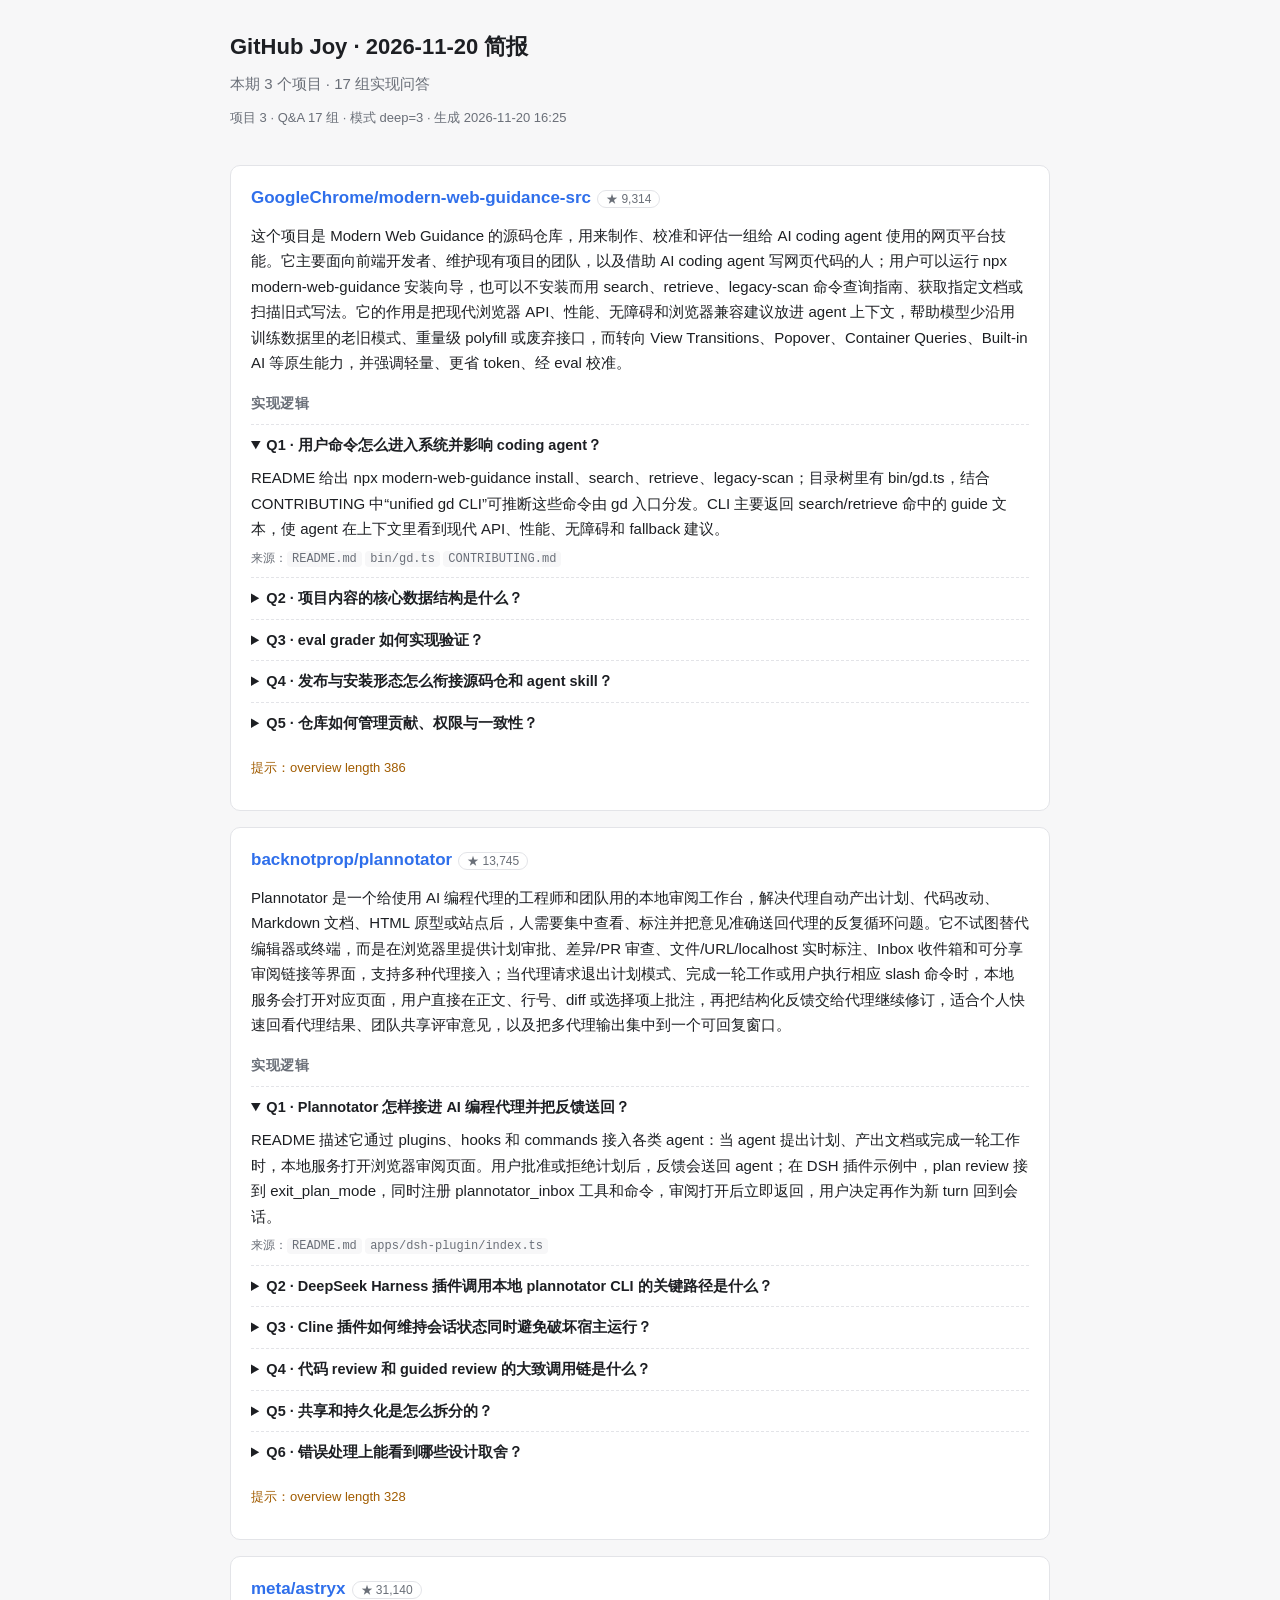
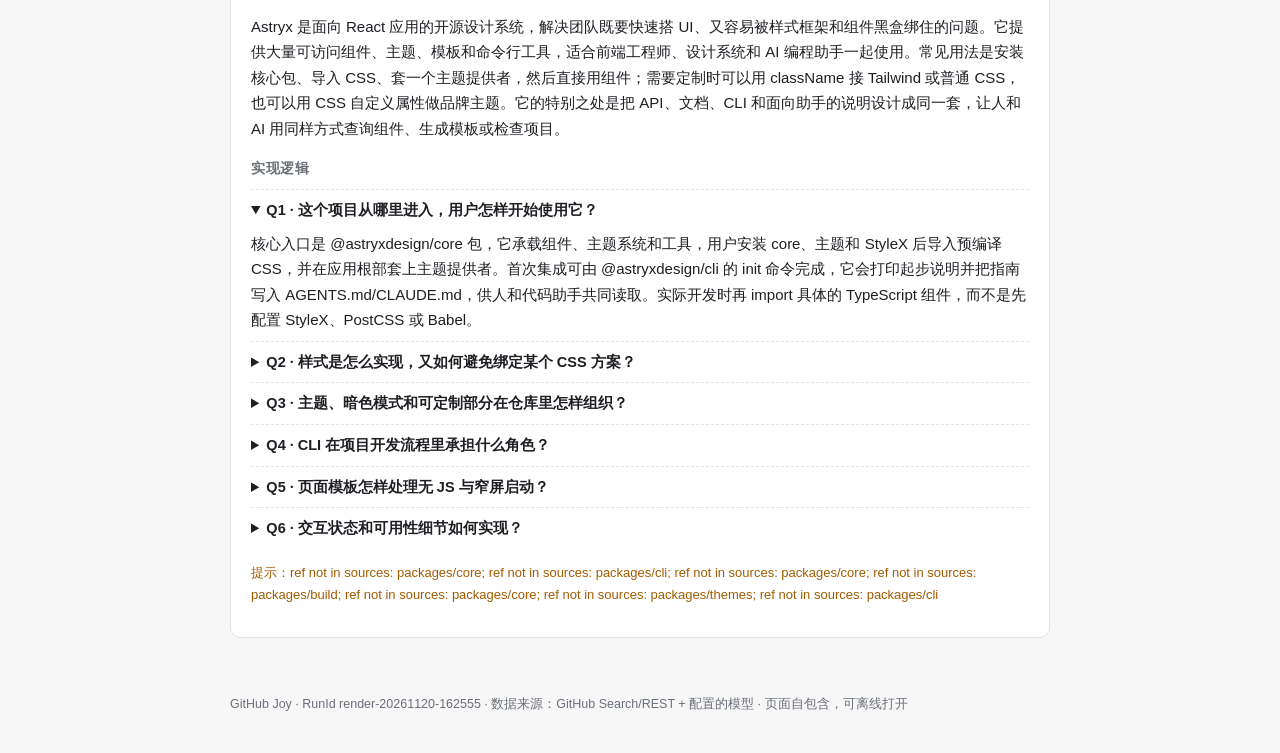
<file: reports/20261120162555.html>
<!doctype html>
<html lang="zh-CN">
<head>
<meta charset="utf-8">
<meta name="viewport" content="width=device-width, initial-scale=1">
<title>GitHub Joy · 2026-11-20 简报</title>
<style>
:root{--bg:#f7f7f8;--card:#fff;--fg:#1d1f23;--muted:#6a6f78;--line:#e3e4e8;--accent:#2f6feb;--warn:#a15c00}
@media (prefers-color-scheme:dark){:root{--bg:#16181d;--card:#1e2127;--fg:#e7e9ee;--muted:#9aa1ac;--line:#2e333b;--accent:#6a9bff;--warn:#d29922}}
*{box-sizing:border-box}
body{margin:0;background:var(--bg);color:var(--fg);font:15px/1.7 -apple-system,"Segoe UI","Microsoft YaHei",sans-serif}
header{max-width:860px;margin:0 auto;padding:28px 20px 8px}
h1{font-size:22px;margin:0 0 6px}
.sub{color:var(--muted);margin:0 0 10px}
.stats{font-size:13px;color:var(--muted);display:flex;gap:14px;flex-wrap:wrap}
main{max-width:860px;margin:0 auto;padding:12px 20px 40px}
.card{background:var(--card);border:1px solid var(--line);border-radius:10px;padding:18px 20px;margin:16px 0;break-inside:avoid}
.card h2{margin:0 0 10px;font-size:17px;word-break:break-all}
.card h2 a{color:var(--accent);text-decoration:none}
.tag{font-size:12px;color:var(--muted);border:1px solid var(--line);border-radius:999px;padding:1px 8px;margin-left:6px;font-weight:400}
.overview{margin:0 0 14px;font-size:15px}
h3{font-size:14px;color:var(--muted);margin:16px 0 8px;letter-spacing:.04em}
details{border-top:1px dashed var(--line);padding:8px 0}
details summary{cursor:pointer;font-weight:600;font-size:14.5px}
details p{margin:8px 0 0}
.refs{margin:6px 0 0;font-size:12px;color:var(--muted)}
code{font-family:Consolas,monospace;background:var(--bg);padding:1px 5px;border-radius:4px;font-size:12px}
.meta{display:grid;grid-template-columns:92px 1fr;gap:6px 12px;margin:14px 0 0;font-size:13.5px}
.meta dt{color:var(--muted)}
.meta dd{margin:0}
.meta ul{margin:0;padding-left:18px}
.warn{color:var(--warn);font-size:13px}
.muted{color:var(--muted)}
footer{max-width:860px;margin:0 auto;padding:0 20px 40px;color:var(--muted);font-size:12.5px}
a{color:var(--accent)}
@media print{body{background:#fff;color:#000}.card{border-color:#bbb}details>summary{list-style:none}details>*{display:block!important}header,main,footer{max-width:none}}
</style>
</head>
<body>
<header>
  <h1>GitHub Joy · 2026-11-20 简报</h1>
  <p class="sub">本期 3 个项目 · 17 组实现问答</p>
  <div class="stats">项目 3 · Q&amp;A 17 组 · 模式 deep=3 · 生成 2026-11-20 16:25</div>
</header>
<main>
<article class="card"><h2><a href="https://github.com/GoogleChrome/modern-web-guidance-src" target="_blank" rel="noopener">GoogleChrome/modern-web-guidance-src</a><span class="tag">&#9733; 9,314</span></h2><p class="overview">这个项目是 Modern Web Guidance 的源码仓库，用来制作、校准和评估一组给 AI coding agent 使用的网页平台技能。它主要面向前端开发者、维护现有项目的团队，以及借助 AI coding agent 写网页代码的人；用户可以运行 npx modern-web-guidance 安装向导，也可以不安装而用 search、retrieve、legacy-scan 命令查询指南、获取指定文档或扫描旧式写法。它的作用是把现代浏览器 API、性能、无障碍和浏览器兼容建议放进 agent 上下文，帮助模型少沿用训练数据里的老旧模式、重量级 polyfill 或废弃接口，而转向 View Transitions、Popover、Container Queries、Built-in AI 等原生能力，并强调轻量、更省 token、经 eval 校准。</p><section class="qa"><h3>实现逻辑</h3><details open><summary>Q1 &middot; 用户命令怎么进入系统并影响 coding agent？</summary><p>README 给出 npx modern-web-guidance install、search、retrieve、legacy-scan；目录树里有 bin/gd.ts，结合 CONTRIBUTING 中“unified gd CLI”可推断这些命令由 gd 入口分发。CLI 主要返回 search/retrieve 命中的 guide 文本，使 agent 在上下文里看到现代 API、性能、无障碍和 fallback 建议。</p><p class="refs">来源：<code>README.md</code> <code>bin/gd.ts</code> <code>CONTRIBUTING.md</code></p></details><details><summary>Q2 &middot; 项目内容的核心数据结构是什么？</summary><p>指南按 guides/&lt;category&gt;/&lt;slug&gt;/ 组织，常见文件包括 guide.md、demo.html、expectations.md、grader.ts 和 task.md，例如 accessible-error-announcement。features/ 下又用单个 feature md 和 JSON 记录能力状态，如 origin-trials.json、pending-web-features.json、volatile-features.json。</p><p class="refs">来源：<code>guides/CONTRIBUTING.md</code> <code>guides/accessibility/accessible-error-announcement/guide.md</code> <code>features/origin-trials.json</code> <code>features/pending-web-features.json</code> <code>features/volatile-features.json</code></p></details><details><summary>Q3 &middot; eval grader 如何实现验证？</summary><p>guides/built-in-ai/translator/targets/daily-grind/grader.ts 显示 grader 是 test.describe/test 风格脚本，使用 ts-morph 读取项目源码 AST，检查是否调用 Translator.availability/create/translate，并拒绝 window.ai.translator 等旧写法。它还通过正则匹配 available/downloadable/downloading/unavailable 与 downloadprogress 事件监听，判断 agent 生成方案是否符合要求。</p><p class="refs">来源：<code>guides/built-in-ai/translator/targets/daily-grind/grader.ts</code></p></details><details><summary>Q4 &middot; 发布与安装形态怎么衔接源码仓和 agent skill？</summary><p>CONTRIBUTING 描述两个仓库：本 source repo 负责 authoring、evals、CLI 和 tooling，GoogleChrome/modern-web-guidance 保存 compiled Skills/plugin config；README 的 npm quickstart 说明最终安装走 modern-web-guidance 包。目录树里的 .github/workflows/publish.yml、guide-sync.yml 和 deploy-pages.yml 表明源码内容经工作流同步、发布或部署到消费端。</p><p class="refs">来源：<code>CONTRIBUTING.md</code> <code>README.md</code> <code>.github/workflows/publish.yml</code> <code>.github/workflows/guide-sync.yml</code> <code>.github/workflows/deploy-pages.yml</code></p></details><details><summary>Q5 &middot; 仓库如何管理贡献、权限与一致性？</summary><p>GOVERNANCE.md 把角色分成 Contributor、Peer、Content ATL、Owner，新 guide 创作通常限 Peer/ATL/Owner，普通贡献者可提 issue 或改现有内容。目录树中 .agents/skills/project-evals/SKILL.md、project-guides/SKILL.md 以及 coherence-audit.ts 等脚本把规范变成 agent 可执行的工作流，用于 authoring、validation、eval investigation。</p><p class="refs">来源：<code>GOVERNANCE.md</code> <code>.agents/skills/project-evals/SKILL.md</code> <code>.agents/skills/project-guides/SKILL.md</code> <code>.agents/skills/coherence-auditor/scripts/coherence-audit.ts</code></p></details></section><p class="warn">提示：overview length 386</p></article><article class="card"><h2><a href="https://github.com/backnotprop/plannotator" target="_blank" rel="noopener">backnotprop/plannotator</a><span class="tag">&#9733; 13,745</span></h2><p class="overview">Plannotator 是一个给使用 AI 编程代理的工程师和团队用的本地审阅工作台，解决代理自动产出计划、代码改动、Markdown 文档、HTML 原型或站点后，人需要集中查看、标注并把意见准确送回代理的反复循环问题。它不试图替代编辑器或终端，而是在浏览器里提供计划审批、差异/PR 审查、文件/URL/localhost 实时标注、Inbox 收件箱和可分享审阅链接等界面，支持多种代理接入；当代理请求退出计划模式、完成一轮工作或用户执行相应 slash 命令时，本地服务会打开对应页面，用户直接在正文、行号、diff 或选择项上批注，再把结构化反馈交给代理继续修订，适合个人快速回看代理结果、团队共享评审意见，以及把多代理输出集中到一个可回复窗口。</p><section class="qa"><h3>实现逻辑</h3><details open><summary>Q1 &middot; Plannotator 怎样接进 AI 编程代理并把反馈送回？</summary><p>README 描述它通过 plugins、hooks 和 commands 接入各类 agent：当 agent 提出计划、产出文档或完成一轮工作时，本地服务打开浏览器审阅页面。用户批准或拒绝计划后，反馈会送回 agent；在 DSH 插件示例中，plan review 接到 exit_plan_mode，同时注册 plannotator_inbox 工具和命令，审阅打开后立即返回，用户决定再作为新 turn 回到会话。</p><p class="refs">来源：<code>README.md</code> <code>apps/dsh-plugin/index.ts</code></p></details><details><summary>Q2 &middot; DeepSeek Harness 插件调用本地 plannotator CLI 的关键路径是什么？</summary><p>apps/dsh-plugin/cli.ts 先用 resolvePlannotatorBinary 按配置项、PLANNOTATOR_BIN、PATH 和常见安装目录查找可执行的 plannotator。随后 runDshPlan 以子进程运行 plannotator dsh-plan，把 plan JSON 写入 stdin，stderr 用于回传 URL，stdout 最后一行 JSON 被解析为 approved、feedback、message、savedPath 等字段。启动失败、非零退出、缺少 JSON 或 abort 会走各自的错误路径。</p><p class="refs">来源：<code>apps/dsh-plugin/cli.ts</code></p></details><details><summary>Q3 &middot; Cline 插件如何维持会话状态同时避免破坏宿主运行？</summary><p>apps/cline-plugin/index.ts 在每个 session worker 的 setup 中调用 setupClineInbox，保存一个 ClineInboxSession，并用 beforeRun 和 afterRun hooks 同步会话忙碌状态。该文件强调每个 setup 和 hook 都被 try/catch 保护，集成错误只记录或忽略，不向 Cline 抛出，从而把 Plannotator 的连接失败影响降到最低。</p><p class="refs">来源：<code>apps/cline-plugin/index.ts</code></p></details><details><summary>Q4 &middot; 代码 review 和 guided review 的大致调用链是什么？</summary><p>README 的 How it works 显示，/plannotator-review 会先用 git diff 捕获本地未提交改动，或按 GitHub/GitLab URL 拉取 PR/MR，然后在浏览器中打开带文件树和 side-by-side diff 的审阅界面。用户在行上批注、stage/unstage 文件后，评论会送回 agent；guided review 再叠加一层 agent 辅助，把大 diff 排序成多个 chapter，概述和真实 diff 并列展示。</p><p class="refs">来源：<code>README.md</code> <code>adr/specs/guided-review-20260702-195351.md</code></p></details><details><summary>Q5 &middot; 共享和持久化是怎么拆分的？</summary><p>README 说 sessions 和 archive 用于本地会话与历史，终端和 app 的标注保存在 Plannotator data directory，小型分享直接编码进链接，大型分享会加密上传并在 7 天后过期，PLANNOTATOR_SHARE=disabled 可关闭。目录结构中出现 apps/feedback-service/core/handler.ts、apps/feedback-service/stores/d1.ts 以及 apps/guides-show/share/stores/r2.ts，基于 README/目录结构推断，云端分享处理和存储被拆到独立服务模块中。</p><p class="refs">来源：<code>README.md</code> <code>apps/feedback-service/core/handler.ts</code> <code>apps/feedback-service/stores/d1.ts</code> <code>apps/guides-show/share/stores/r2.ts</code></p></details><details><summary>Q6 &middot; 错误处理上能看到哪些设计取舍？</summary><p>apps/dsh-plugin/cli.ts 对子进程输出做了保守解析：只取 stdout 最后一行 JSON，要求 approved 是布尔值，非零退出时用 stderr 最后一行作为错误信息，abort 时先 SIGTERM 再 SIGKILL 并等子进程退出后才 settle。apps/cline-plugin/index.ts 则选择吞掉插件内部异常，确保宿主 agent 不被打断；这类取舍优先保证 agent 工作流连续运行，但会让本地配置错误更不容易立刻暴露。</p><p class="refs">来源：<code>apps/dsh-plugin/cli.ts</code> <code>apps/cline-plugin/index.ts</code></p></details></section><p class="warn">提示：overview length 328</p></article><article class="card"><h2><a href="https://github.com/meta/astryx" target="_blank" rel="noopener">meta/astryx</a><span class="tag">&#9733; 31,140</span></h2><p class="overview">Astryx 是面向 React 应用的开源设计系统，解决团队既要快速搭 UI、又容易被样式框架和组件黑盒绑住的问题。它提供大量可访问组件、主题、模板和命令行工具，适合前端工程师、设计系统和 AI 编程助手一起使用。常见用法是安装核心包、导入 CSS、套一个主题提供者，然后直接用组件；需要定制时可以用 className 接 Tailwind 或普通 CSS，也可以用 CSS 自定义属性做品牌主题。它的特别之处是把 API、文档、CLI 和面向助手的说明设计成同一套，让人和 AI 用同样方式查询组件、生成模板或检查项目。</p><section class="qa"><h3>实现逻辑</h3><details open><summary>Q1 &middot; 这个项目从哪里进入，用户怎样开始使用它？</summary><p>核心入口是 @astryxdesign/core 包，它承载组件、主题系统和工具，用户安装 core、主题和 StyleX 后导入预编译 CSS，并在应用根部套上主题提供者。首次集成可由 @astryxdesign/cli 的 init 命令完成，它会打印起步说明并把指南写入 AGENTS.md/CLAUDE.md，供人和代码助手共同读取。实际开发时再 import 具体的 TypeScript 组件，而不是先配置 StyleX、PostCSS 或 Babel。</p></details><details><summary>Q2 &middot; 样式是怎么实现，又如何避免绑定某个 CSS 方案？</summary><p>Astryx 内部用 StyleX 书写组件样式，但发布的是可直接导入的预构建 CSS，使用方不需要采用 StyleX、Babel 或 PostCSS 插件。覆盖时主要通过组件的 className 接入 Tailwind、CSS modules 或普通 CSS，让已有项目的样式体系继续工作。主题层则通过 CSS custom properties 暴露颜色和字体等可调值，因此品牌化通常不要求替换组件实现。</p></details><details><summary>Q3 &middot; 主题、暗色模式和可定制部分在仓库里怎样组织？</summary><p>主题由 @astryxdesign/core 的主题系统提供能力，@astryxdesign/theme-* 提供多套预置主题，例如 neutral、butter、chocolate、matcha、stone、gothic、y2k。定制时不是 fork 组件源码，而是写一组 CSS custom property 覆盖，因此一个主题可以改变视觉而不侵入组件内部。暗色模式和品牌化也沿着这套变量与 provider 的方式暴露给应用。</p></details><details><summary>Q4 &middot; CLI 在项目开发流程里承担什么角色？</summary><p>@astryxdesign/cli 不只是安装脚本，它把组件文档、模板、scaffolding、themes 和 codemods 做成统一入口，供人和 AI 在同一份 reference 下查询与生成。init 会引导样式、主题接入，并生成 AGENTS.md/CLAUDE.md；后续还能通过 npm script 调用本地 CLI，降低助手直接拼命令时的路径错误。模板与页面示例因此可以被当作可复制起点，而不是只能靠文档口头描述。</p></details><details><summary>Q5 &middot; 页面模板怎样处理无 JS 与窄屏启动？</summary><p>基于 README 中的 CLI 模板和 .changeset/content-templates-noscript.md 可知，订单详情、工作项详情和组件文档等模板会先渲染窄屏首屏，避免桌面侧栏把移动端页面挤成窄列。脚本运行后，宽屏才恢复侧栏布局；窄屏主内容继续留在主列，文档分区链接也保持为顶部链接。这更像渐进增强：模板默认状态不依赖完整交互脚本。</p><p class="refs">来源：<code>.changeset/content-templates-noscript.md</code></p></details><details><summary>Q6 &middot; 交互状态和可用性细节如何实现？</summary><p>内容模板在退款、删除附件等破坏性动作前加入确认步骤，取消不改变状态，确认后才显示会发生什么的演示提示。useContainerReveal 一类布局钩子按粗指针设备处理可见性，不是简单把所有触摸屏都当成手机，以避免触屏笔记本接鼠标时行为误判。这些实现说明组件和模板把可访问性、状态和指针环境作为具体 prop 或 hook 行为处理，而不只靠 CSS。</p><p class="refs">来源：<code>.changeset/content-confirm-steps.md</code> <code>.changeset/container-reveal-hook-template.md</code></p></details></section><p class="warn">提示：ref not in sources: packages/core; ref not in sources: packages/cli; ref not in sources: packages/core; ref not in sources: packages/build; ref not in sources: packages/core; ref not in sources: packages/themes; ref not in sources: packages/cli</p></article>
<section class="failed"></section>
</main>
<footer>GitHub Joy · RunId render-20261120-162555 · 数据来源：GitHub Search/REST + 配置的模型 · 页面自包含，可离线打开</footer>
</body>
</html>
</file>
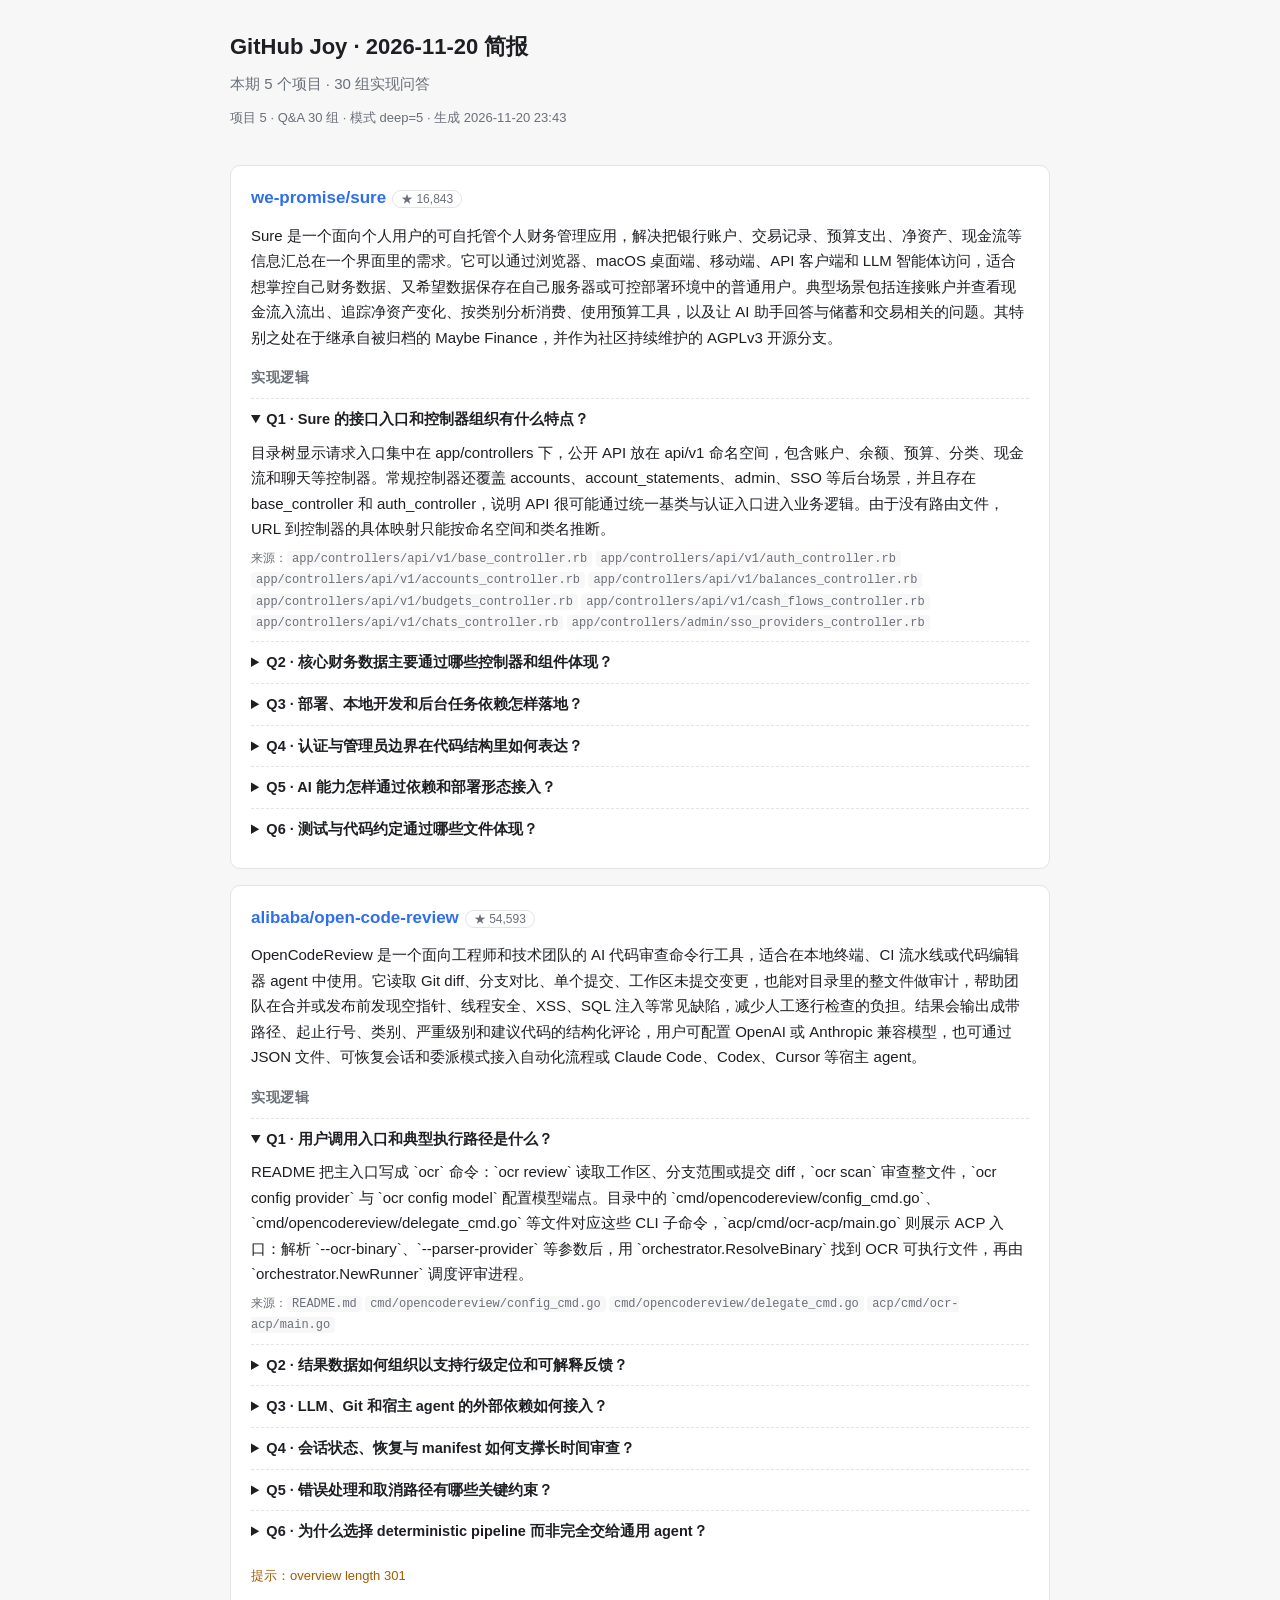
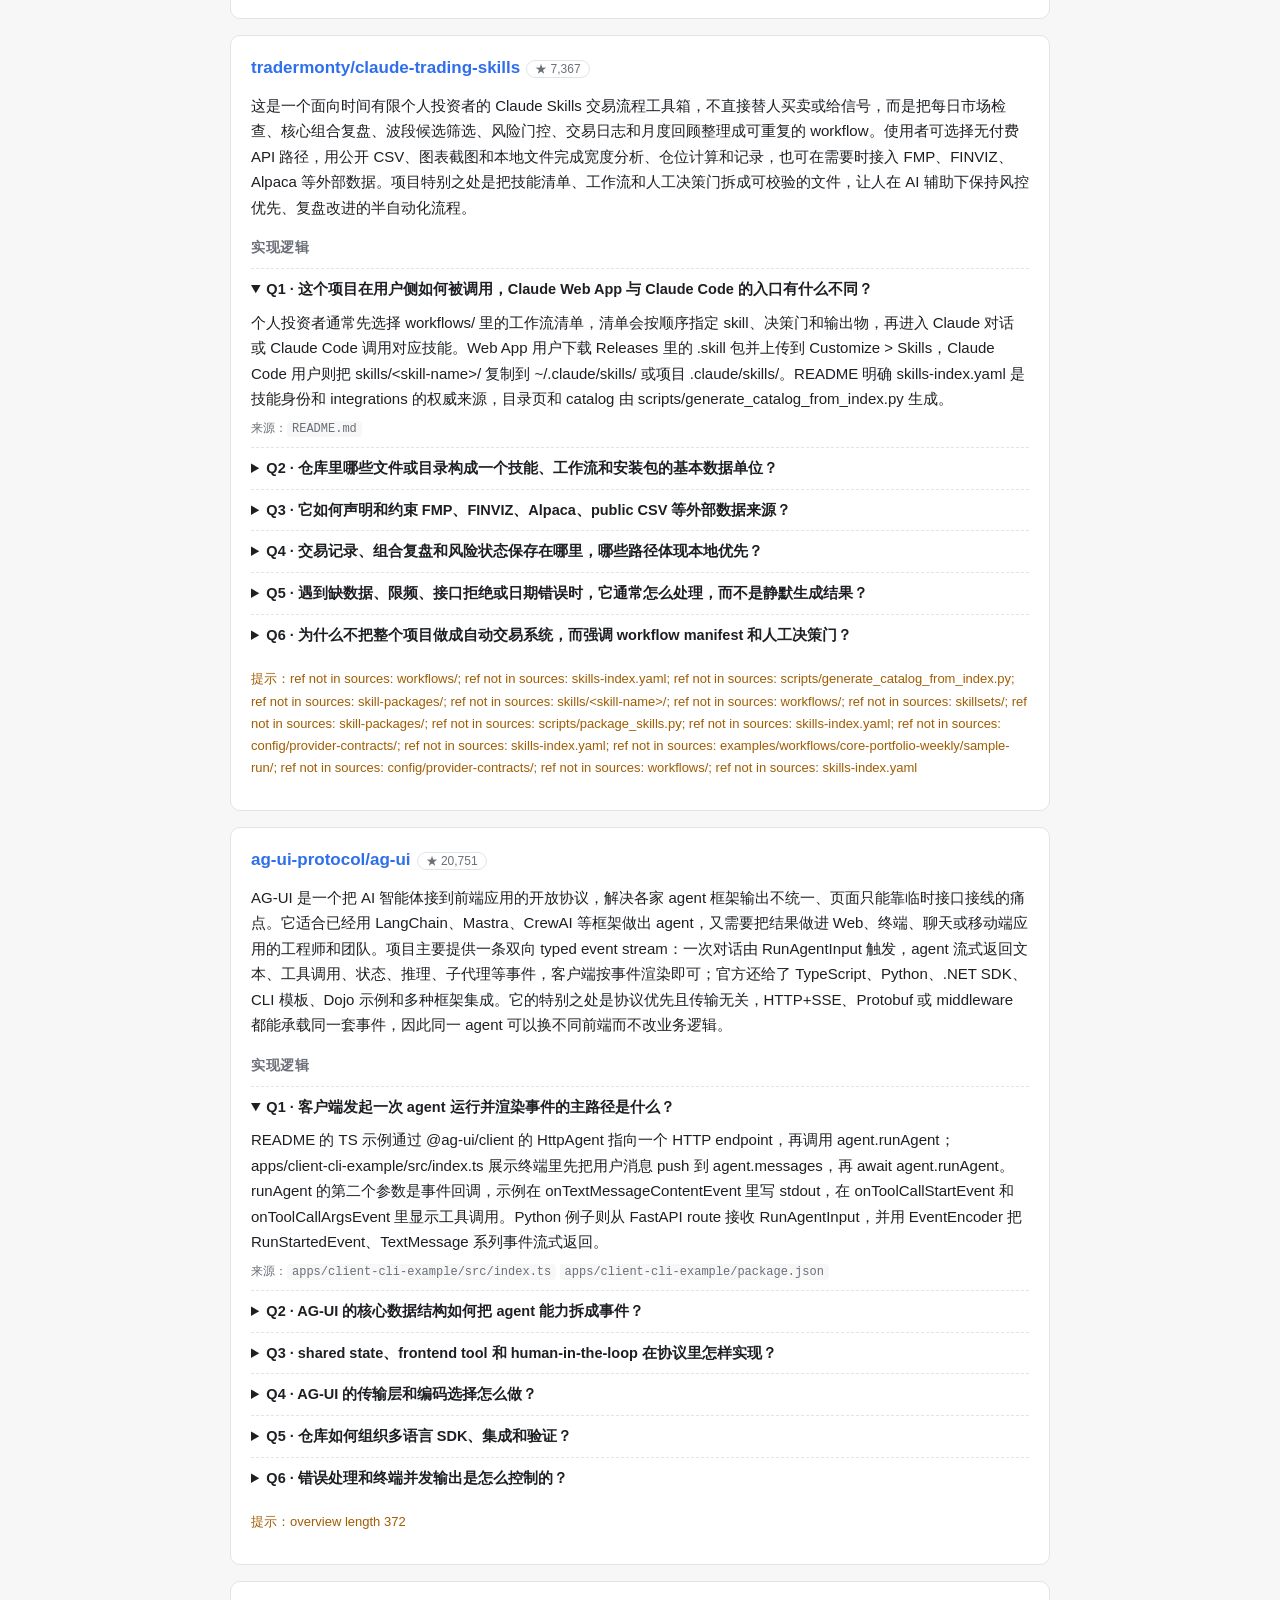
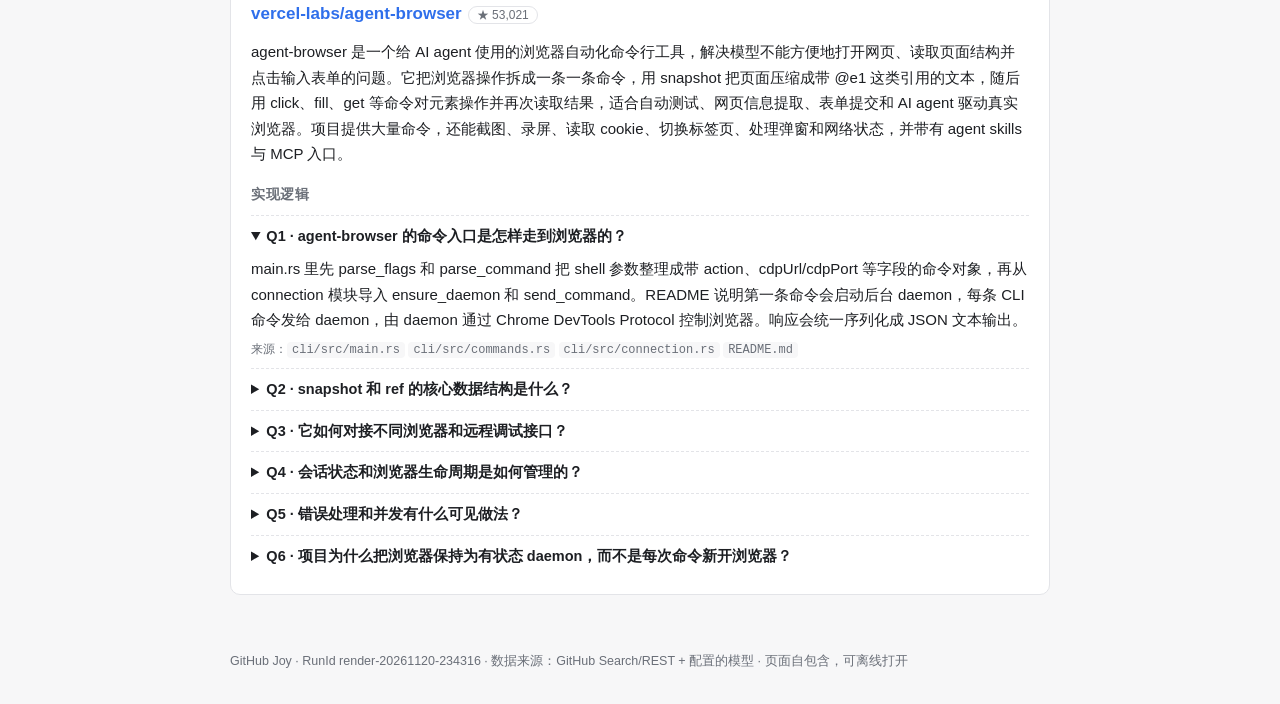
<file: reports/20261120234317.html>
<!doctype html>
<html lang="zh-CN">
<head>
<meta charset="utf-8">
<meta name="viewport" content="width=device-width, initial-scale=1">
<title>GitHub Joy · 2026-11-20 简报</title>
<style>
:root{--bg:#f7f7f8;--card:#fff;--fg:#1d1f23;--muted:#6a6f78;--line:#e3e4e8;--accent:#2f6feb;--warn:#a15c00}
@media (prefers-color-scheme:dark){:root{--bg:#16181d;--card:#1e2127;--fg:#e7e9ee;--muted:#9aa1ac;--line:#2e333b;--accent:#6a9bff;--warn:#d29922}}
*{box-sizing:border-box}
body{margin:0;background:var(--bg);color:var(--fg);font:15px/1.7 -apple-system,"Segoe UI","Microsoft YaHei",sans-serif}
header{max-width:860px;margin:0 auto;padding:28px 20px 8px}
h1{font-size:22px;margin:0 0 6px}
.sub{color:var(--muted);margin:0 0 10px}
.stats{font-size:13px;color:var(--muted);display:flex;gap:14px;flex-wrap:wrap}
main{max-width:860px;margin:0 auto;padding:12px 20px 40px}
.card{background:var(--card);border:1px solid var(--line);border-radius:10px;padding:18px 20px;margin:16px 0;break-inside:avoid}
.card h2{margin:0 0 10px;font-size:17px;word-break:break-all}
.card h2 a{color:var(--accent);text-decoration:none}
.tag{font-size:12px;color:var(--muted);border:1px solid var(--line);border-radius:999px;padding:1px 8px;margin-left:6px;font-weight:400}
.overview{margin:0 0 14px;font-size:15px}
h3{font-size:14px;color:var(--muted);margin:16px 0 8px;letter-spacing:.04em}
details{border-top:1px dashed var(--line);padding:8px 0}
details summary{cursor:pointer;font-weight:600;font-size:14.5px}
details p{margin:8px 0 0}
.refs{margin:6px 0 0;font-size:12px;color:var(--muted)}
code{font-family:Consolas,monospace;background:var(--bg);padding:1px 5px;border-radius:4px;font-size:12px}
.meta{display:grid;grid-template-columns:92px 1fr;gap:6px 12px;margin:14px 0 0;font-size:13.5px}
.meta dt{color:var(--muted)}
.meta dd{margin:0}
.meta ul{margin:0;padding-left:18px}
.warn{color:var(--warn);font-size:13px}
.muted{color:var(--muted)}
footer{max-width:860px;margin:0 auto;padding:0 20px 40px;color:var(--muted);font-size:12.5px}
a{color:var(--accent)}
@media print{body{background:#fff;color:#000}.card{border-color:#bbb}details>summary{list-style:none}details>*{display:block!important}header,main,footer{max-width:none}}
</style>
</head>
<body>
<header>
  <h1>GitHub Joy · 2026-11-20 简报</h1>
  <p class="sub">本期 5 个项目 · 30 组实现问答</p>
  <div class="stats">项目 5 · Q&amp;A 30 组 · 模式 deep=5 · 生成 2026-11-20 23:43</div>
</header>
<main>
<article class="card"><h2><a href="https://github.com/we-promise/sure" target="_blank" rel="noopener">we-promise/sure</a><span class="tag">&#9733; 16,843</span></h2><p class="overview">Sure 是一个面向个人用户的可自托管个人财务管理应用，解决把银行账户、交易记录、预算支出、净资产、现金流等信息汇总在一个界面里的需求。它可以通过浏览器、macOS 桌面端、移动端、API 客户端和 LLM 智能体访问，适合想掌控自己财务数据、又希望数据保存在自己服务器或可控部署环境中的普通用户。典型场景包括连接账户并查看现金流入流出、追踪净资产变化、按类别分析消费、使用预算工具，以及让 AI 助手回答与储蓄和交易相关的问题。其特别之处在于继承自被归档的 Maybe Finance，并作为社区持续维护的 AGPLv3 开源分支。</p><section class="qa"><h3>实现逻辑</h3><details open><summary>Q1 &middot; Sure 的接口入口和控制器组织有什么特点？</summary><p>目录树显示请求入口集中在 app/controllers 下，公开 API 放在 api/v1 命名空间，包含账户、余额、预算、分类、现金流和聊天等控制器。常规控制器还覆盖 accounts、account_statements、admin、SSO 等后台场景，并且存在 base_controller 和 auth_controller，说明 API 很可能通过统一基类与认证入口进入业务逻辑。由于没有路由文件，URL 到控制器的具体映射只能按命名空间和类名推断。</p><p class="refs">来源：<code>app/controllers/api/v1/base_controller.rb</code> <code>app/controllers/api/v1/auth_controller.rb</code> <code>app/controllers/api/v1/accounts_controller.rb</code> <code>app/controllers/api/v1/balances_controller.rb</code> <code>app/controllers/api/v1/budgets_controller.rb</code> <code>app/controllers/api/v1/cash_flows_controller.rb</code> <code>app/controllers/api/v1/chats_controller.rb</code> <code>app/controllers/admin/sso_providers_controller.rb</code></p></details><details><summary>Q2 &middot; 核心财务数据主要通过哪些控制器和组件体现？</summary><p>虽然材料没有展示 app/models，但 api/v1 控制器与 UI 组件名共同指向账户、账单、余额、预算、分类、现金流、聊天记录和家庭导出等核心数据对象。展示层拆成 DS、UI、goals、settings、trade_republic、trading212 等组件目录，分别处理基础控件、账户活动、目标进度、服务商卡片和特定券商账户编辑。这说明业务数据不仅被 API 暴露，也在服务端渲染的组件树中按使用场景组织。</p><p class="refs">来源：<code>app/controllers/api/v1/account_statements_controller.rb</code> <code>app/controllers/api/v1/family_exports_controller.rb</code> <code>app/components/UI/account/activity_feed.rb</code> <code>app/components/goals/progress_ring_component.rb</code> <code>app/components/settings/provider_card.rb</code> <code>app/components/trade_republic/account_editor_component.rb</code> <code>app/components/trading212/account_editor_component.rb</code></p></details><details><summary>Q3 &middot; 部署、本地开发和后台任务依赖怎样落地？</summary><p>README 要求 Ruby、PostgreSQL、Redis，本地入口是 bin/setup 与 bin/dev，自托管指向 Docker 指南；开发容器则把 app、worker、db、redis、selenium 编成独立服务。worker 服务直接运行 bundle exec sidekiq，配合 REDIS_URL，说明异步任务依赖 Redis 与 Sidekiq。数据库镜像选择 pgvector/pgvector:pg16-trixie，并在注释里说明普通 postgres 会关闭 pgvector provider 能力，这使导入类功能在开发环境可测试。</p><p class="refs">来源：<code>README.md</code> <code>.devcontainer/docker-compose.yml</code> <code>.ruby-version</code></p></details><details><summary>Q4 &middot; 认证与管理员边界在代码结构里如何表达？</summary><p>API 控制器有 auth_controller 和 base_controller，admin 命名空间又包含 users、families、invitations、sso_providers 和 sso_identity_blocks 等控制器，显示认证、用户家庭管理和 SSO 控制面被放到不同层。同时还有 super_admin_constraint，说明可能存在基于角色或权限的路由、请求约束。材料没有给出 schema 或中间件代码，因此令牌存储、会话过期和具体 RBAC 规则不能确定。</p><p class="refs">来源：<code>app/controllers/api/v1/auth_controller.rb</code> <code>app/controllers/api/v1/base_controller.rb</code> <code>app/controllers/admin/users_controller.rb</code> <code>app/controllers/admin/families_controller.rb</code> <code>app/controllers/admin/invitations_controller.rb</code> <code>app/controllers/admin/sso_providers_controller.rb</code> <code>app/controllers/admin/sso_identity_blocks_controller.rb</code> <code>app/constraints/super_admin_constraint.rb</code></p></details><details><summary>Q5 &middot; AI 能力怎样通过依赖和部署形态接入？</summary><p>README 的 Render 部署分为 No AI、Simple AI、External AI，其中 Simple AI 要求 OpenAI token，External AI 还涉及 AlphaClaw 管理的 OpenClaw gateway；应用入口也包含 API clients 和 LLM agents。代码层面可看到 api/v1/chats_controller.rb 和 family_exports_controller.rb，可能提供对话与导出数据，但具体提示、工具调用和向量检索实现不在当前材料中。devcontainer 采用 pgvector 镜像，说明与 AI 相关的数据处理需要 PostgreSQL 向量扩展支持。</p><p class="refs">来源：<code>README.md</code> <code>app/controllers/api/v1/chats_controller.rb</code> <code>app/controllers/api/v1/family_exports_controller.rb</code> <code>.devcontainer/docker-compose.yml</code></p></details><details><summary>Q6 &middot; 测试与代码约定通过哪些文件体现？</summary><p>仓库根目录有 Gemfile、Rakefile、.rspec，开发容器加入 Selenium，GitHub workflows 列出移动端、Flutter、Chart、CI 与测试相关流程，说明项目覆盖 Web、移动、发布等多种验证。Cursor rules 中还有 stimulus_conventions、view_conventions、testing 等文件，表明前端 Stimulus、视图和测试写法被单独规范。由于本次材料只列 workflow 名称而不含具体测试代码，无法判断每个测试任务的命令和断言。</p><p class="refs">来源：<code>Gemfile</code> <code>Rakefile</code> <code>.rspec</code> <code>.devcontainer/docker-compose.yml</code> <code>.cursor/rules/stimulus_conventions.mdc</code> <code>.cursor/rules/view_conventions.mdc</code> <code>.cursor/rules/testing.mdc</code> <code>.github/workflows/ci.yml</code> <code>.github/workflows/mobile-ci.yml</code> <code>.github/workflows/flutter-build.yml</code> <code>.github/workflows/chart-ci.yml</code></p></details></section></article><article class="card"><h2><a href="https://github.com/alibaba/open-code-review" target="_blank" rel="noopener">alibaba/open-code-review</a><span class="tag">&#9733; 54,593</span></h2><p class="overview">OpenCodeReview 是一个面向工程师和技术团队的 AI 代码审查命令行工具，适合在本地终端、CI 流水线或代码编辑器 agent 中使用。它读取 Git diff、分支对比、单个提交、工作区未提交变更，也能对目录里的整文件做审计，帮助团队在合并或发布前发现空指针、线程安全、XSS、SQL 注入等常见缺陷，减少人工逐行检查的负担。结果会输出成带路径、起止行号、类别、严重级别和建议代码的结构化评论，用户可配置 OpenAI 或 Anthropic 兼容模型，也可通过 JSON 文件、可恢复会话和委派模式接入自动化流程或 Claude Code、Codex、Cursor 等宿主 agent。</p><section class="qa"><h3>实现逻辑</h3><details open><summary>Q1 &middot; 用户调用入口和典型执行路径是什么？</summary><p>README 把主入口写成 `ocr` 命令：`ocr review` 读取工作区、分支范围或提交 diff，`ocr scan` 审查整文件，`ocr config provider` 与 `ocr config model` 配置模型端点。目录中的 `cmd/opencodereview/config_cmd.go`、`cmd/opencodereview/delegate_cmd.go` 等文件对应这些 CLI 子命令，`acp/cmd/ocr-acp/main.go` 则展示 ACP 入口：解析 `--ocr-binary`、`--parser-provider` 等参数后，用 `orchestrator.ResolveBinary` 找到 OCR 可执行文件，再由 `orchestrator.NewRunner` 调度评审进程。</p><p class="refs">来源：<code>README.md</code> <code>cmd/opencodereview/config_cmd.go</code> <code>cmd/opencodereview/delegate_cmd.go</code> <code>acp/cmd/ocr-acp/main.go</code></p></details><details><summary>Q2 &middot; 结果数据如何组织以支持行级定位和可解释反馈？</summary><p>README 强调结构化 review comments 的 line-level precision，重点不是一段自然语言，而是能落到具体文件和行的反馈。`acp/testdata/mock-ocr/main.go` 中的 JSON envelope 给出典型字段：顶层 `runResult` 有 `status`、`message`、`summary`、`comments`、`session_id` 和 `manifest`；每条 `comment` 包含 `path`、`start_line`、`end_line`、`content`、`suggestion_code`、`existing_code`、`category`、`severity` 等。该文件注释说明它镜像真实 CLI 的 `jsonOutput` 与 `model.LlmComment` 形状，因此可作为接口契约理解输出、展示和恢复。</p><p class="refs">来源：<code>README.md</code> <code>acp/testdata/mock-ocr/main.go</code></p></details><details><summary>Q3 &middot; LLM、Git 和宿主 agent 的外部依赖如何接入？</summary><p>外部运行依赖首先是 Git：README 要求 Git 至少 2.41，用于生成 diff、搜索代码和仓库操作。模型接入通过 `ocr config provider`、`ocr config model` 完成，仓库里可见 `cmd/opencodereview/chatgpt_auth.go`、`cmd/opencodereview/bedrock_config_test.go` 等文件，说明认证与 provider 配置被拆进 CLI 层。`README.md` 还给出 npm 包、`npx skills add alibaba/open-code-review` 以及委派模式命令 `ocr delegate preview`、`ocr delegate rule`，让宿主 agent 可以拿自己的模型和凭证按 OCR 流程完成审查。</p><p class="refs">来源：<code>README.md</code> <code>cmd/opencodereview/chatgpt_auth.go</code> <code>cmd/opencodereview/bedrock_config_test.go</code> <code>cmd/opencodereview/delegate_cmd.go</code></p></details><details><summary>Q4 &middot; 会话状态、恢复与 manifest 如何支撑长时间审查？</summary><p>README 的 `ocr session list` 和 `ocr review --resume &lt;session-id&gt;` 说明长时间评审会被识别为可恢复会话。`acp/testdata/mock-ocr/main.go` 的成功输出会携带 `session_id`，并在 `manifest` 中记录 `schema_version`、`operation`、`terminal_state`，用于表示运行生命周期。partial 场景还通过 `coverage.failed` 记录未覆盖文件、分类和原因，因此调用方可以知道哪些范围完成、哪些需要重跑；具体存储位置基于 README 与目录结构推断。</p><p class="refs">来源：<code>README.md</code> <code>acp/testdata/mock-ocr/main.go</code></p></details><details><summary>Q5 &middot; 错误处理和取消路径有哪些关键约束？</summary><p>`acp/cmd/ocr-acp/main.go` 对 `turn-timeout` 做非负校验，用 `signal.NotifyContext` 监听 SIGINT 和 SIGTERM，并在 10 秒 cleanup context 内调用 `agent.Shutdown`；它把协议输出接到 stdout，错误与诊断写到 stderr，避免混淆 JSON 结果。`acp/testdata/mock-ocr/main.go` 和 `acp/testdata/ocr-stub/main.go` 用 stderr-pollution、invalid-json、non-zero-exit、block/cancel 等场景测试契约，要求只解析 stdout 中最终 JSON 文档，同时能识别 failed 状态、null comments、partial coverage 或超时分类。</p><p class="refs">来源：<code>acp/cmd/ocr-acp/main.go</code> <code>acp/testdata/mock-ocr/main.go</code> <code>acp/testdata/ocr-stub/main.go</code></p></details><details><summary>Q6 &middot; 为什么选择 deterministic pipeline 而非完全交给通用 agent？</summary><p>README 将问题归因于纯自然语言驱动 agent 缺少硬约束：大变更集容易漏审、行号漂移、质量随提示词波动。项目因此把文件选择、文件打包、规则匹配、定位和反思等必须可靠的步骤交给工程化流程，把动态上下文检索和判断留给场景调优的 LLM agent。Benchmark 的取舍也很直接：相同模型下追求更高 Precision 和更低 token，接受相对较低 Recall，以减少误报噪声，更适合希望稳定接入 CI 的团队。</p><p class="refs">来源：<code>README.md</code></p></details></section><p class="warn">提示：overview length 301</p></article><article class="card"><h2><a href="https://github.com/tradermonty/claude-trading-skills" target="_blank" rel="noopener">tradermonty/claude-trading-skills</a><span class="tag">&#9733; 7,367</span></h2><p class="overview">这是一个面向时间有限个人投资者的 Claude Skills 交易流程工具箱，不直接替人买卖或给信号，而是把每日市场检查、核心组合复盘、波段候选筛选、风险门控、交易日志和月度回顾整理成可重复的 workflow。使用者可选择无付费 API 路径，用公开 CSV、图表截图和本地文件完成宽度分析、仓位计算和记录，也可在需要时接入 FMP、FINVIZ、Alpaca 等外部数据。项目特别之处是把技能清单、工作流和人工决策门拆成可校验的文件，让人在 AI 辅助下保持风控优先、复盘改进的半自动化流程。</p><section class="qa"><h3>实现逻辑</h3><details open><summary>Q1 &middot; 这个项目在用户侧如何被调用，Claude Web App 与 Claude Code 的入口有什么不同？</summary><p>个人投资者通常先选择 workflows/ 里的工作流清单，清单会按顺序指定 skill、决策门和输出物，再进入 Claude 对话或 Claude Code 调用对应技能。Web App 用户下载 Releases 里的 .skill 包并上传到 Customize &gt; Skills，Claude Code 用户则把 skills/&lt;skill-name&gt;/ 复制到 ~/.claude/skills/ 或项目 .claude/skills/。README 明确 skills-index.yaml 是技能身份和 integrations 的权威来源，目录页和 catalog 由 scripts/generate_catalog_from_index.py 生成。</p><p class="refs">来源：<code>README.md</code></p></details><details><summary>Q2 &middot; 仓库里哪些文件或目录构成一个技能、工作流和安装包的基本数据单位？</summary><p>每个技能的基础单位是 skills/&lt;skill-name&gt;/，其中包含 SKILL.md、参考资料和可能的 helper scripts，供 Claude 读取和运行辅助逻辑。工作流的基本单位是 workflows/*.yaml，它把多个技能串成带顺序、决策门和产物要求的清单；skillsets/ 则进一步打包市场状态、核心组合、红利收入、波段机会等目标所需技能。安装包来自这些源目录，由 scripts/package_skills.py 生成 skill-packages/ 下的 .skill 文件。</p></details><details><summary>Q3 &middot; 它如何声明和约束 FMP、FINVIZ、Alpaca、public CSV 等外部数据来源？</summary><p>skills-index.yaml 中每个技能有 integrations 字段，标明 required、recommended 或 optional，例如 market-breadth-analyzer 需要 public_csv，portfolio-manager 可接 Alpaca，cot-contrarian-detector 需要 fmp。项目没有假设每个数据源永远稳定，而是把 FMP 的 quote、income-statement、earnings-calendar 等接口固化到 config/provider-contracts/ 的 JSON 合约中，并用 fmp-contract-canary 和 public-csv-contract-canary 等 CI 工作流做回归验证。</p><p class="refs">来源：<code>config/provider-contracts/fmp/quote.v1.json</code> <code>.github/workflows/fmp-contract-canary.yml</code> <code>.github/workflows/public-csv-contract-canary.yml</code></p></details><details><summary>Q4 &middot; 交易记录、组合复盘和风险状态保存在哪里，哪些路径体现本地优先？</summary><p>项目把交易记忆放在本地 YAML 日志路径，README 的无 API 启动路径明确使用 trader-memory-core 做 local YAML journaling。us-undervalued-growth-screener 还会使用 persistent SQLite cache 来降低重复扫描成本，样本运行输出则放在 examples/workflows/ 下的 sample-run/ 目录供查看。SECURITY.md 的 private-path guard 只允许两个空的 state 占位符，说明真实状态或私有导出不应提交到公共测试 fixture。</p><p class="refs">来源：<code>README.md</code> <code>SECURITY.md</code></p></details><details><summary>Q5 &middot; 遇到缺数据、限频、接口拒绝或日期错误时，它通常怎么处理，而不是静默生成结果？</summary><p>CHANGELOG 显示多个技能会显式失败或降级：weekly-performance-digest 在 from-date 晚于 to-date 时 exit 1，theme-detector 在 Elite CSV 行数过少时回退到 public 数据并记录 fallback_reason，downtrend-duration-analyzer 对 malformed history 报告而不伪造价格。us-undervalued-growth-screener 的文档也说明 429 重试仍计入 max_api_calls，提醒调用预算而不是忽略限频。整体上它偏向把 provider 问题、部分数据和人工缺失输入标成错误状态，避免 AI 把不完整数据包装成正常信号。</p><p class="refs">来源：<code>CHANGELOG.md</code> <code>README.md</code></p></details><details><summary>Q6 &middot; 为什么不把整个项目做成自动交易系统，而强调 workflow manifest 和人工决策门？</summary><p>PROJECT_VISION.md 的核心循环是 Plan、Trade、Record、Review、Improve，不是 Ask、Signal、Trade，明确拒绝信号服务和自动下单。README 的 Recommended Starting Path 和 workflows 清单把候选筛选、风险门、仓位和日志分开，让人保留最终判断权。仓库通过 canonical skills-index.yaml 和 workflows/*.yaml 来避免 README、docs 和实际技能漂移，所以它的取舍是把 AI 用于结构化复盘与检查清单，而不是替代投资者决策。</p><p class="refs">来源：<code>PROJECT_VISION.md</code> <code>README.md</code></p></details></section><p class="warn">提示：ref not in sources: workflows/; ref not in sources: skills-index.yaml; ref not in sources: scripts/generate_catalog_from_index.py; ref not in sources: skill-packages/; ref not in sources: skills/&lt;skill-name&gt;/; ref not in sources: workflows/; ref not in sources: skillsets/; ref not in sources: skill-packages/; ref not in sources: scripts/package_skills.py; ref not in sources: skills-index.yaml; ref not in sources: config/provider-contracts/; ref not in sources: skills-index.yaml; ref not in sources: examples/workflows/core-portfolio-weekly/sample-run/; ref not in sources: config/provider-contracts/; ref not in sources: workflows/; ref not in sources: skills-index.yaml</p></article><article class="card"><h2><a href="https://github.com/ag-ui-protocol/ag-ui" target="_blank" rel="noopener">ag-ui-protocol/ag-ui</a><span class="tag">&#9733; 20,751</span></h2><p class="overview">AG-UI 是一个把 AI 智能体接到前端应用的开放协议，解决各家 agent 框架输出不统一、页面只能靠临时接口接线的痛点。它适合已经用 LangChain、Mastra、CrewAI 等框架做出 agent，又需要把结果做进 Web、终端、聊天或移动端应用的工程师和团队。项目主要提供一条双向 typed event stream：一次对话由 RunAgentInput 触发，agent 流式返回文本、工具调用、状态、推理、子代理等事件，客户端按事件渲染即可；官方还给了 TypeScript、Python、.NET SDK、CLI 模板、Dojo 示例和多种框架集成。它的特别之处是协议优先且传输无关，HTTP+SSE、Protobuf 或 middleware 都能承载同一套事件，因此同一 agent 可以换不同前端而不改业务逻辑。</p><section class="qa"><h3>实现逻辑</h3><details open><summary>Q1 &middot; 客户端发起一次 agent 运行并渲染事件的主路径是什么？</summary><p>README 的 TS 示例通过 @ag-ui/client 的 HttpAgent 指向一个 HTTP endpoint，再调用 agent.runAgent；apps/client-cli-example/src/index.ts 展示终端里先把用户消息 push 到 agent.messages，再 await agent.runAgent。runAgent 的第二个参数是事件回调，示例在 onTextMessageContentEvent 里写 stdout，在 onToolCallStartEvent 和 onToolCallArgsEvent 里显示工具调用。Python 例子则从 FastAPI route 接收 RunAgentInput，并用 EventEncoder 把 RunStartedEvent、TextMessage 系列事件流式返回。</p><p class="refs">来源：<code>apps/client-cli-example/src/index.ts</code> <code>apps/client-cli-example/package.json</code></p></details><details><summary>Q2 &middot; AG-UI 的核心数据结构如何把 agent 能力拆成事件？</summary><p>一次运行的输入是 RunAgentInput，包含 conversation messages、前端提供的 tools、shared state 和 context。agent 返回 typed events，README 列出的八类家族包括 run lifecycle、text messages、tool calls、state、reasoning、activity、subagents 和 passthrough。只有 run lifecycle 是强制的，其余事件按 agent 能力增加，apps/client-cli-example/src/index.ts 的回调名对应文本开始、内容、结束和工具调用开始、参数、结束、结果。</p><p class="refs">来源：<code>apps/client-cli-example/src/index.ts</code></p></details><details><summary>Q3 &middot; shared state、frontend tool 和 human-in-the-loop 在协议里怎样实现？</summary><p>README 把 shared state 设计成 typed store，通过 STATE_SNAPSHOT 和 STATE_DELTA 以 JSON Patch 同步。frontend tool 用 tool-call events 把参数送到 app，再把结果送回 agent，apps/client-cli-example/src/index.ts 中 onToolCallResultEvent 展示结果事件。human-in-the-loop 不是单独请求接口，而是 run 以 interrupt outcome 结束，用户批准后下一次 run 继续。</p><p class="refs">来源：<code>apps/client-cli-example/src/index.ts</code></p></details><details><summary>Q4 &middot; AG-UI 的传输层和编码选择怎么做？</summary><p>README 定义协议传输无关，spec 包含 HTTP+SSE 和 HTTP+Protobuf binding，middleware 可以适配其他事件源。Python 快速示例用 FastAPI StreamingResponse 返回 EventEncoder 编码的事件，encoder 根据 request headers Accept 选择内容类型。apps/client-cli-example/src/index.ts 不关心底层 transport，只通过 @ag-ui/client 的 runAgent 回调消费事件。</p><p class="refs">来源：<code>apps/client-cli-example/src/index.ts</code> <code>apps/client-cli-example/package.json</code></p></details><details><summary>Q5 &middot; 仓库如何组织多语言 SDK、集成和验证？</summary><p>README 说明 AG-UI 1.0 spec 有 JSON Schema，TypeScript、Python、.NET SDK 从它生成，集成代码在 integrations/，中间件在 middlewares/，demo 在 apps/dojo。基于 README/目录结构推断，仓库用 unit-typescript-sdk.yml、unit-python-sdk.yml 这类 workflow 分别测 SDK，并在 apps/dojo/e2e/openai-agents-fixtures.ts 等 fixture 中记录不同框架的事件轨迹。这样做是为了让跨语言、跨框架的实现尽量对齐同一套事件语义。</p><p class="refs">来源：<code>.github/workflows/unit-typescript-sdk.yml</code> <code>.github/workflows/unit-python-sdk.yml</code> <code>apps/dojo/e2e/openai-agents-fixtures.ts</code></p></details><details><summary>Q6 &middot; 错误处理和终端并发输出是怎么控制的？</summary><p>README 的事件家族里有 RUN_ERROR，说明运行期错误可以通过标准事件表达；本地客户端异常则走普通 Promise reject。apps/client-cli-example/src/index.ts 对 await agent.runAgent 包 try/catch，错误打印后继续下一轮 promptUser。为减少用户输入和 agent 输出交错，示例在 run 前 rl.pause，结束后 rl.resume。</p><p class="refs">来源：<code>apps/client-cli-example/src/index.ts</code></p></details></section><p class="warn">提示：overview length 372</p></article><article class="card"><h2><a href="https://github.com/vercel-labs/agent-browser" target="_blank" rel="noopener">vercel-labs/agent-browser</a><span class="tag">&#9733; 53,021</span></h2><p class="overview">agent-browser 是一个给 AI agent 使用的浏览器自动化命令行工具，解决模型不能方便地打开网页、读取页面结构并点击输入表单的问题。它把浏览器操作拆成一条一条命令，用 snapshot 把页面压缩成带 @e1 这类引用的文本，随后用 click、fill、get 等命令对元素操作并再次读取结果，适合自动测试、网页信息提取、表单提交和 AI agent 驱动真实浏览器。项目提供大量命令，还能截图、录屏、读取 cookie、切换标签页、处理弹窗和网络状态，并带有 agent skills 与 MCP 入口。</p><section class="qa"><h3>实现逻辑</h3><details open><summary>Q1 &middot; agent-browser 的命令入口是怎样走到浏览器的？</summary><p>main.rs 里先 parse_flags 和 parse_command 把 shell 参数整理成带 action、cdpUrl/cdpPort 等字段的命令对象，再从 connection 模块导入 ensure_daemon 和 send_command。README 说明第一条命令会启动后台 daemon，每条 CLI 命令发给 daemon，由 daemon 通过 Chrome DevTools Protocol 控制浏览器。响应会统一序列化成 JSON 文本输出。</p><p class="refs">来源：<code>cli/src/main.rs</code> <code>cli/src/commands.rs</code> <code>cli/src/connection.rs</code> <code>README.md</code></p></details><details><summary>Q2 &middot; snapshot 和 ref 的核心数据结构是什么？</summary><p>README 描述 snapshot 返回紧凑文本，每个元素带 @e1 这类 ref，用于后续 click、fill 等动作。目录中有 cli/src/native/snapshot.rs 和 cli/src/native/element.rs，基于 README/目录结构推断它们负责页面快照与元素定位的数据建模。ref 只在生成快照时的页面状态下有效，导航或 DOM 变化后需要重新 snapshot。</p><p class="refs">来源：<code>README.md</code> <code>cli/src/native/snapshot.rs</code> <code>cli/src/native/element.rs</code></p></details><details><summary>Q3 &middot; 它如何对接不同浏览器和远程调试接口？</summary><p>README 说明默认用 Chrome for Testing，也可通过 --cdp、--auto-connect、--engine、iOS Simulator 或云浏览器 provider 连接不同浏览器。main.rs 的 validate_cdp_flags 会检查 cdpUrl、cdpPort 和 CDP headers，并把这些设置放进 launch envelope 或 session settings patch。cli/src/native/cdp/client.rs 等模块提供了 CDP 通信的实现入口。</p><p class="refs">来源：<code>README.md</code> <code>cli/src/main.rs</code> <code>cli/src/native/cdp/client.rs</code></p></details><details><summary>Q4 &middot; 会话状态和浏览器生命周期是如何管理的？</summary><p>README 指出每个 --session 有自己的 daemon 和浏览器，daemon 在一小时无命令后默认关闭 headless browser 并退出，如果配置 session persistence 会先保存状态。目录中 cli/src/native/daemon.rs、cli/src/native/state.rs、cli/src/session_files.rs 和 cli/src/session_settings/store.rs 分别对应 daemon 生命周期、状态、会话文件和设置存储。</p><p class="refs">来源：<code>README.md</code> <code>cli/src/native/daemon.rs</code> <code>cli/src/native/state.rs</code> <code>cli/src/session_files.rs</code> <code>cli/src/session_settings/store.rs</code></p></details><details><summary>Q5 &middot; 错误处理和并发有什么可见做法？</summary><p>README 明确 click 在目标隐藏、禁用、超出视口或被覆盖时会失败，而不是误报成功；导航或 DOM 变化后旧 ref 失效也要重新 snapshot。main.rs 会输出 success:false、error、type 形式的 JSON 错误，方便 agent 判断下一步。AGENTS.md 的 e2e 测试要求单线程运行，以避开多个真实 Chrome 实例竞争资源。</p><p class="refs">来源：<code>README.md</code> <code>cli/src/main.rs</code> <code>AGENTS.md</code></p></details><details><summary>Q6 &middot; 项目为什么把浏览器保持为有状态 daemon，而不是每次命令新开浏览器？</summary><p>README 强调 agent 每次只执行一条短 shell 命令，浏览器在命令之间保持打开，这样每一步都能读取结果后再决定下一步，适合 agent 的逐步决策循环。main.rs 还支持 batch 和 relaunch 相关逻辑，说明单次调用也能携带多条命令或触发设置变化后的浏览器重启。这种取舍把复杂页面交互拆成可观察、可重试的小步骤。</p><p class="refs">来源：<code>README.md</code> <code>cli/src/main.rs</code></p></details></section></article>
</main>
<footer>GitHub Joy · RunId render-20261120-234316 · 数据来源：GitHub Search/REST + 配置的模型 · 页面自包含，可离线打开</footer>
</body>
</html>
</file>
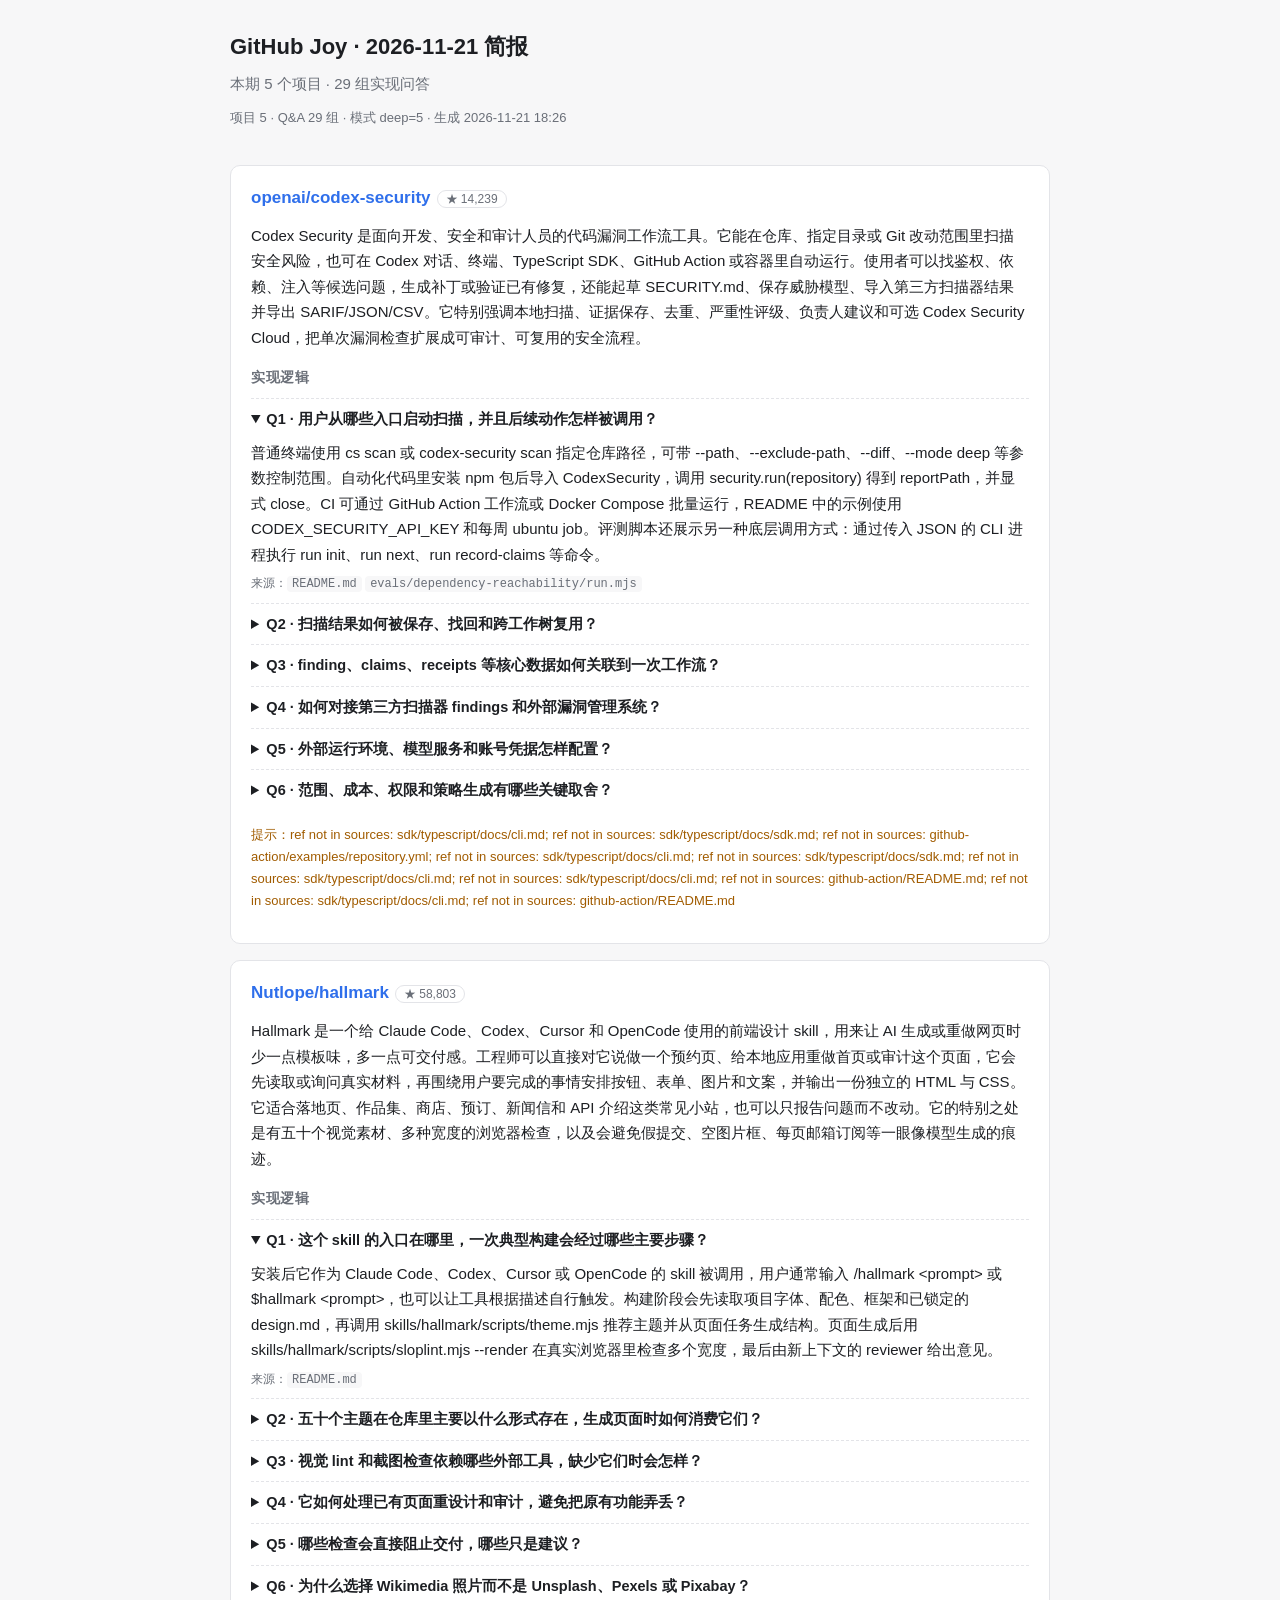
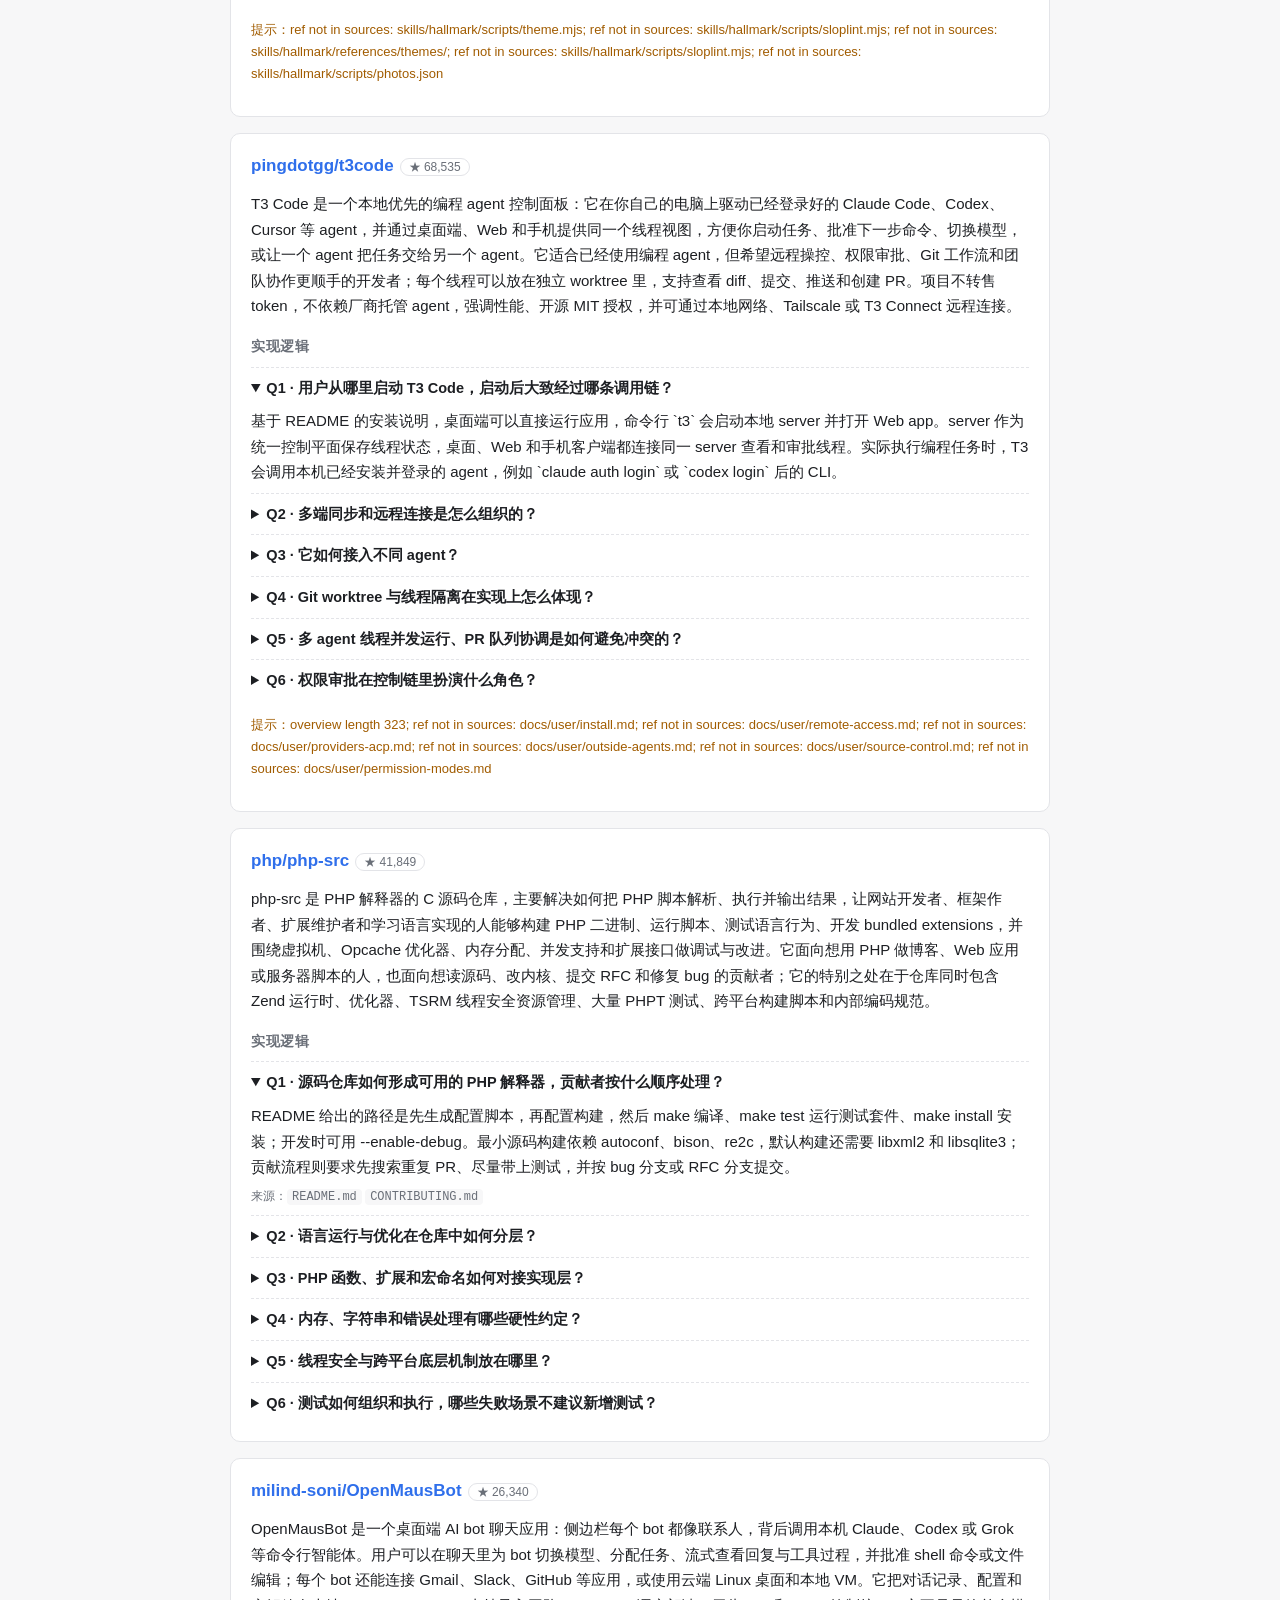
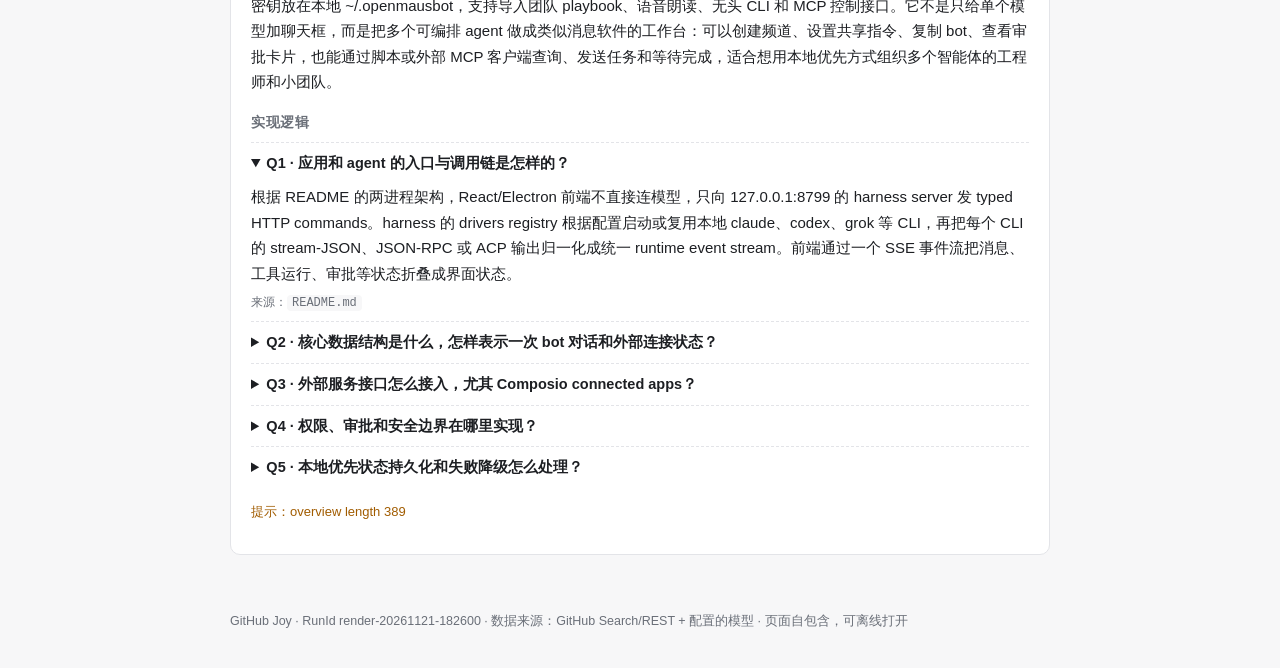
<file: reports/20261121182600.html>
<!doctype html>
<html lang="zh-CN">
<head>
<meta charset="utf-8">
<meta name="viewport" content="width=device-width, initial-scale=1">
<title>GitHub Joy · 2026-11-21 简报</title>
<style>
:root{--bg:#f7f7f8;--card:#fff;--fg:#1d1f23;--muted:#6a6f78;--line:#e3e4e8;--accent:#2f6feb;--warn:#a15c00}
@media (prefers-color-scheme:dark){:root{--bg:#16181d;--card:#1e2127;--fg:#e7e9ee;--muted:#9aa1ac;--line:#2e333b;--accent:#6a9bff;--warn:#d29922}}
*{box-sizing:border-box}
body{margin:0;background:var(--bg);color:var(--fg);font:15px/1.7 -apple-system,"Segoe UI","Microsoft YaHei",sans-serif}
header{max-width:860px;margin:0 auto;padding:28px 20px 8px}
h1{font-size:22px;margin:0 0 6px}
.sub{color:var(--muted);margin:0 0 10px}
.stats{font-size:13px;color:var(--muted);display:flex;gap:14px;flex-wrap:wrap}
main{max-width:860px;margin:0 auto;padding:12px 20px 40px}
.card{background:var(--card);border:1px solid var(--line);border-radius:10px;padding:18px 20px;margin:16px 0;break-inside:avoid}
.card h2{margin:0 0 10px;font-size:17px;word-break:break-all}
.card h2 a{color:var(--accent);text-decoration:none}
.tag{font-size:12px;color:var(--muted);border:1px solid var(--line);border-radius:999px;padding:1px 8px;margin-left:6px;font-weight:400}
.overview{margin:0 0 14px;font-size:15px}
h3{font-size:14px;color:var(--muted);margin:16px 0 8px;letter-spacing:.04em}
details{border-top:1px dashed var(--line);padding:8px 0}
details summary{cursor:pointer;font-weight:600;font-size:14.5px}
details p{margin:8px 0 0}
.refs{margin:6px 0 0;font-size:12px;color:var(--muted)}
code{font-family:Consolas,monospace;background:var(--bg);padding:1px 5px;border-radius:4px;font-size:12px}
.meta{display:grid;grid-template-columns:92px 1fr;gap:6px 12px;margin:14px 0 0;font-size:13.5px}
.meta dt{color:var(--muted)}
.meta dd{margin:0}
.meta ul{margin:0;padding-left:18px}
.warn{color:var(--warn);font-size:13px}
.muted{color:var(--muted)}
footer{max-width:860px;margin:0 auto;padding:0 20px 40px;color:var(--muted);font-size:12.5px}
a{color:var(--accent)}
@media print{body{background:#fff;color:#000}.card{border-color:#bbb}details>summary{list-style:none}details>*{display:block!important}header,main,footer{max-width:none}}
</style>
</head>
<body>
<header>
  <h1>GitHub Joy · 2026-11-21 简报</h1>
  <p class="sub">本期 5 个项目 · 29 组实现问答</p>
  <div class="stats">项目 5 · Q&amp;A 29 组 · 模式 deep=5 · 生成 2026-11-21 18:26</div>
</header>
<main>
<article class="card"><h2><a href="https://github.com/openai/codex-security" target="_blank" rel="noopener">openai/codex-security</a><span class="tag">&#9733; 14,239</span></h2><p class="overview">Codex Security 是面向开发、安全和审计人员的代码漏洞工作流工具。它能在仓库、指定目录或 Git 改动范围里扫描安全风险，也可在 Codex 对话、终端、TypeScript SDK、GitHub Action 或容器里自动运行。使用者可以找鉴权、依赖、注入等候选问题，生成补丁或验证已有修复，还能起草 SECURITY.md、保存威胁模型、导入第三方扫描器结果并导出 SARIF/JSON/CSV。它特别强调本地扫描、证据保存、去重、严重性评级、负责人建议和可选 Codex Security Cloud，把单次漏洞检查扩展成可审计、可复用的安全流程。</p><section class="qa"><h3>实现逻辑</h3><details open><summary>Q1 &middot; 用户从哪些入口启动扫描，并且后续动作怎样被调用？</summary><p>普通终端使用 cs scan 或 codex-security scan 指定仓库路径，可带 --path、--exclude-path、--diff、--mode deep 等参数控制范围。自动化代码里安装 npm 包后导入 CodexSecurity，调用 security.run(repository) 得到 reportPath，并显式 close。CI 可通过 GitHub Action 工作流或 Docker Compose 批量运行，README 中的示例使用 CODEX_SECURITY_API_KEY 和每周 ubuntu job。评测脚本还展示另一种底层调用方式：通过传入 JSON 的 CLI 进程执行 run init、run next、run record-claims 等命令。</p><p class="refs">来源：<code>README.md</code> <code>evals/dependency-reachability/run.mjs</code></p></details><details><summary>Q2 &middot; 扫描结果如何被保存、找回和跨工作树复用？</summary><p>扫描完成会保存 report 和 findings，Markdown report 路径在终端 REPORT 提示里；同一仓库可用 cs scans show 找回最新完成扫描。链接工作树通过保持 CODEX_SECURITY_STATE_DIR 稳定，可以共享扫描历史和 sign-in scope。评测中的 initialize 调用 run init 时把 --state 指向一个 sqlite 文件，把 --inputs 指向准备目录，后续 next、read、record、finalize 都围绕这个 state 操作。finalize 返回 runId 和 attemptId，报告再交给 gradeStack 判定。</p><p class="refs">来源：<code>docs/project-configuration.md</code> <code>evals/dependency-reachability/run.mjs</code></p></details><details><summary>Q3 &middot; finding、claims、receipts 等核心数据如何关联到一次工作流？</summary><p>核心工作对象包括 workItem、receipt、claim、assessment 和 report。run next 返回 workItem 和 receiptId；read-stacks 可把 observation.frames 补成 observation.bindings。record-claims 接收带 id、scope、payload 和 receiptSelections 的 claims，并返回包含 revision 和 hash 的记录。record-assessments 用 verdict、reason 和 supportingClaims 关联结论；如果篡改 receipt 中的捕获选择，gradeStack 会拒绝。</p><p class="refs">来源：<code>evals/dependency-reachability/run.mjs</code></p></details><details><summary>Q4 &middot; 如何对接第三方扫描器 findings 和外部漏洞管理系统？</summary><p>README 提到可预览、保存或发布第三方 scanner findings，导入指南放在 docs/scanner-imports/README.md，schema-guide 说明 finding identity and evidence。已保存 findings 可导出 SARIF、JSON、CSV，也可跟踪到 Linear、Jira 或 GitHub；docs/plugin-connectors.md 描述 integration workflows。ServiceNow 等输出在 cli 文档导出章节提到，属于把本地结果对接外部漏洞管理流程。</p><p class="refs">来源：<code>docs/scanner-imports/README.md</code> <code>docs/scanner-imports/schema-guide.md</code> <code>docs/plugin-connectors.md</code></p></details><details><summary>Q5 &middot; 外部运行环境、模型服务和账号凭据怎样配置？</summary><p>运行环境需要 Node.js 22.13+ within 22.x 或 24.x/26.x，并需要 Python 3.10+；Python 3.10 还需 tomli。账号侧通常用 cs login，CI 用 OPENAI_API_KEY 或 CODEX_API_KEY；也支持 Amazon Bedrock、OpenRouter、Fireworks AI、Cheaper Inference，其中 Bedrock 用 AWS credentials。GitHub Action 使用 CODEX_SECURITY_API_KEY，Cloud 连接是可选的，本地扫描不依赖 Cloud。</p><p class="refs">来源：<code>README.md</code> <code>docs/bedrock.md</code></p></details><details><summary>Q6 &middot; 范围、成本、权限和策略生成有哪些关键取舍？</summary><p>工具把扫描范围做成可裁剪的局部流程，而不是整仓不可控分析：可用 path、exclude-path、diff origin/main 限定范围，deep scan 会重复 standard scan 并去重。时间或成本上提供 --max-time advisory allowance，GitHub 示例设 estimated $5 limit，README 明确进行中请求可能超过限额。某些敏感 cyber 请求和受保护 findings 需要 Trusted Access for Cyber，Daybreak access 另有 opt-in。SECURITY.md 策略草稿默认保存在仓库外，避免未审阅的文档污染项目。</p><p class="refs">来源：<code>README.md</code> <code>docs/agent-workflows.md</code></p></details></section><p class="warn">提示：ref not in sources: sdk/typescript/docs/cli.md; ref not in sources: sdk/typescript/docs/sdk.md; ref not in sources: github-action/examples/repository.yml; ref not in sources: sdk/typescript/docs/cli.md; ref not in sources: sdk/typescript/docs/sdk.md; ref not in sources: sdk/typescript/docs/cli.md; ref not in sources: sdk/typescript/docs/cli.md; ref not in sources: github-action/README.md; ref not in sources: sdk/typescript/docs/cli.md; ref not in sources: github-action/README.md</p></article><article class="card"><h2><a href="https://github.com/Nutlope/hallmark" target="_blank" rel="noopener">Nutlope/hallmark</a><span class="tag">&#9733; 58,803</span></h2><p class="overview">Hallmark 是一个给 Claude Code、Codex、Cursor 和 OpenCode 使用的前端设计 skill，用来让 AI 生成或重做网页时少一点模板味，多一点可交付感。工程师可以直接对它说做一个预约页、给本地应用重做首页或审计这个页面，它会先读取或询问真实材料，再围绕用户要完成的事情安排按钮、表单、图片和文案，并输出一份独立的 HTML 与 CSS。它适合落地页、作品集、商店、预订、新闻信和 API 介绍这类常见小站，也可以只报告问题而不改动。它的特别之处是有五十个视觉素材、多种宽度的浏览器检查，以及会避免假提交、空图片框、每页邮箱订阅等一眼像模型生成的痕迹。</p><section class="qa"><h3>实现逻辑</h3><details open><summary>Q1 &middot; 这个 skill 的入口在哪里，一次典型构建会经过哪些主要步骤？</summary><p>安装后它作为 Claude Code、Codex、Cursor 或 OpenCode 的 skill 被调用，用户通常输入 /hallmark &lt;prompt&gt; 或 $hallmark &lt;prompt&gt;，也可以让工具根据描述自行触发。构建阶段会先读取项目字体、配色、框架和已锁定的 design.md，再调用 skills/hallmark/scripts/theme.mjs 推荐主题并从页面任务生成结构。页面生成后用 skills/hallmark/scripts/sloplint.mjs --render 在真实浏览器里检查多个宽度，最后由新上下文的 reviewer 给出意见。</p><p class="refs">来源：<code>README.md</code></p></details><details><summary>Q2 &middot; 五十个主题在仓库里主要以什么形式存在，生成页面时如何消费它们？</summary><p>README 说每个主题位于 skills/hallmark/references/themes/，是至多 8 KB 的材料文件，只规定纸张、字体、颜色、表面和纹理，不规定页面内容和顺序。每次构建只读取一个主题，所以同一主题面对不同 brief 会生成不同页面。仓库里的 site/themes 和 site/made 目录提供了这些主题的示例页面，常见形式是自包含 HTML 加上 style.css、base.css、tokens.css 和少量脚本。</p><p class="refs">来源：<code>README.md</code> <code>site/themes/cobalt/index.html</code></p></details><details><summary>Q3 &middot; 视觉 lint 和截图检查依赖哪些外部工具，缺少它们时会怎样？</summary><p>安装使用 npx skills add nutlope/hallmark，需要 Node 18 或更高版本。sloplint --render 和页面截图还需要全局安装 puppeteer-core 以及 Chrome；没有它们时，静态检查仍能运行，但浏览器渲染检查不能完整使用。</p><p class="refs">来源：<code>README.md</code></p></details><details><summary>Q4 &middot; 它如何处理已有页面重设计和审计，避免把原有功能弄丢？</summary><p>重设计和审计通过 /hallmark redesign &lt;path&gt; 与 /hallmark audit &lt;path&gt; 触发，前者会重建页面但保留内容与接线，后者只报告。在动手前，sloplint --before 会先记录链接、表单字段、事件处理和标题等原有功能；重做后用 sloplint --kept 检查是否缺失，如果少了就失败。交接时还会给出前后对比，避免只改视觉导致行为回退。</p><p class="refs">来源：<code>README.md</code></p></details><details><summary>Q5 &middot; 哪些检查会直接阻止交付，哪些只是建议？</summary><p>README 把门槛分成 Floor、Reflex 和 Finish：Floor 涉及对比度、焦点、减少动效、虚构事实、手机布局断裂等底线问题，永远不允许 ship。Reflex 是模型容易落入的默认毛病，如果有明确理由可以在记录后覆盖；Finish 是工艺细节，不会阻止交付。实际 lint 会寻找 eyebrow 标题、全大写标签、只给一句感谢却没有提交动作的表单、每页末尾邮件订阅等常见痕迹。</p><p class="refs">来源：<code>README.md</code></p></details><details><summary>Q6 &middot; 为什么选择 Wikimedia 照片而不是 Unsplash、Pexels 或 Pixabay？</summary><p>项目把照片库放在 skills/hallmark/scripts/photos.json，里面只列 Wikimedia Commons 上开放许可图片的条目，仓库本身不保存图片文件。README 说明它不使用 Unsplash、Pexels、Pixabay，因为这些平台的条款不允许 AI 工具选择其图片。使用 Wikimedia 素材时，每个页面会给实际用到的照片署名。</p><p class="refs">来源：<code>README.md</code></p></details></section><p class="warn">提示：ref not in sources: skills/hallmark/scripts/theme.mjs; ref not in sources: skills/hallmark/scripts/sloplint.mjs; ref not in sources: skills/hallmark/references/themes/; ref not in sources: skills/hallmark/scripts/sloplint.mjs; ref not in sources: skills/hallmark/scripts/photos.json</p></article><article class="card"><h2><a href="https://github.com/pingdotgg/t3code" target="_blank" rel="noopener">pingdotgg/t3code</a><span class="tag">&#9733; 68,535</span></h2><p class="overview">T3 Code 是一个本地优先的编程 agent 控制面板：它在你自己的电脑上驱动已经登录好的 Claude Code、Codex、Cursor 等 agent，并通过桌面端、Web 和手机提供同一个线程视图，方便你启动任务、批准下一步命令、切换模型，或让一个 agent 把任务交给另一个 agent。它适合已经使用编程 agent，但希望远程操控、权限审批、Git 工作流和团队协作更顺手的开发者；每个线程可以放在独立 worktree 里，支持查看 diff、提交、推送和创建 PR。项目不转售 token，不依赖厂商托管 agent，强调性能、开源 MIT 授权，并可通过本地网络、Tailscale 或 T3 Connect 远程连接。</p><section class="qa"><h3>实现逻辑</h3><details open><summary>Q1 &middot; 用户从哪里启动 T3 Code，启动后大致经过哪条调用链？</summary><p>基于 README 的安装说明，桌面端可以直接运行应用，命令行 `t3` 会启动本地 server 并打开 Web app。server 作为统一控制平面保存线程状态，桌面、Web 和手机客户端都连接同一 server 查看和审批线程。实际执行编程任务时，T3 会调用本机已经安装并登录的 agent，例如 `claude auth login` 或 `codex login` 后的 CLI。</p></details><details><summary>Q2 &middot; 多端同步和远程连接是怎么组织的？</summary><p>README 强调 One server, and every client shows the same threads，所以关键不是每个客户端各自跑 agent，而是本地或远端机器上的 server 维护 thread/session。用户可通过本地网络、Tailscale 或 T3 Connect 把手机连接到运行 agent 的机器。这样线程创建、命令审批、diff 查看和状态更新可以在不同设备之间保持一致。</p></details><details><summary>Q3 &middot; 它如何接入不同 agent？</summary><p>README 把 ACP 作为 provider 接入文档入口，说明 T3 优先通过 Agent Client Protocol 这类标准接口控制已安装的 coding agent，例如 Claude Code、Codex、Cursor 等。对外部 agent 或工具，README 又指向 MCP 文档，因此 T3 本身更像控制平面，用标准协议把本地 agent 会话纳入同一 UI。</p></details><details><summary>Q4 &middot; Git worktree 与线程隔离在实现上怎么体现？</summary><p>README 说明每个线程可以工作在独立 worktree，便于 review diff 后提交、推送和创建 PR。仓库内的 `pr-queue` skill 给出了更具体的调用形态：`t3_thread_launch` 可以传入 `workspaceStrategy: { type: &#39;worktree&#39;, baseRef: &#39;origin/main&#39; }`，为每个任务创建自己的 checkout。这样每个 agent thread 修改文件时不会互相踩工作区，线程完成后再由人决定 merge。</p><p class="refs">来源：<code>.repos/alchemy-effect/.agents/skills/pr-queue/SKILL.md</code></p></details><details><summary>Q5 &middot; 多 agent 线程并发运行、PR 队列协调是如何避免冲突的？</summary><p>`pr-queue` skill 要求每个工作项用 detached top-level thread，而不是 subagent，使每个线程能独立等待 CI 并直接向用户请求 merge/close。启动 worktree 线程时分批约 3 个进行，避免很多线程同时切 worktree 竞争 git 锁。协调者维护状态表和 thread link，实际修复由 item thread 完成，减少单一协调线程成为瓶颈。</p><p class="refs">来源：<code>.repos/alchemy-effect/.agents/skills/pr-queue/SKILL.md</code></p></details><details><summary>Q6 &middot; 权限审批在控制链里扮演什么角色？</summary><p>README 的 hero 描述展示手机上批准 Codex 下一步命令，docs 也有 permission modes，说明 T3 把 agent 的高风险操作作为可审批的 thread step。用户可以在桌面、Web 或手机确认命令、diff 或下一步，agent 再继续执行。基于给定材料，具体权限模式枚举和默认值无法确认，需要看 `docs/user/permission-modes.md`。</p></details></section><p class="warn">提示：overview length 323; ref not in sources: docs/user/install.md; ref not in sources: docs/user/remote-access.md; ref not in sources: docs/user/providers-acp.md; ref not in sources: docs/user/outside-agents.md; ref not in sources: docs/user/source-control.md; ref not in sources: docs/user/permission-modes.md</p></article><article class="card"><h2><a href="https://github.com/php/php-src" target="_blank" rel="noopener">php/php-src</a><span class="tag">&#9733; 41,849</span></h2><p class="overview">php-src 是 PHP 解释器的 C 源码仓库，主要解决如何把 PHP 脚本解析、执行并输出结果，让网站开发者、框架作者、扩展维护者和学习语言实现的人能够构建 PHP 二进制、运行脚本、测试语言行为、开发 bundled extensions，并围绕虚拟机、Opcache 优化器、内存分配、并发支持和扩展接口做调试与改进。它面向想用 PHP 做博客、Web 应用或服务器脚本的人，也面向想读源码、改内核、提交 RFC 和修复 bug 的贡献者；它的特别之处在于仓库同时包含 Zend 运行时、优化器、TSRM 线程安全资源管理、大量 PHPT 测试、跨平台构建脚本和内部编码规范。</p><section class="qa"><h3>实现逻辑</h3><details open><summary>Q1 &middot; 源码仓库如何形成可用的 PHP 解释器，贡献者按什么顺序处理？</summary><p>README 给出的路径是先生成配置脚本，再配置构建，然后 make 编译、make test 运行测试套件、make install 安装；开发时可用 --enable-debug。最小源码构建依赖 autoconf、bison、re2c，默认构建还需要 libxml2 和 libsqlite3；贡献流程则要求先搜索重复 PR、尽量带上测试，并按 bug 分支或 RFC 分支提交。</p><p class="refs">来源：<code>README.md</code> <code>CONTRIBUTING.md</code></p></details><details><summary>Q2 &middot; 语言运行与优化在仓库中如何分层？</summary><p>目录树把核心运行时放在 Zend 下，把优化相关代码放在 Zend/Optimizer 下，并存在 cfg、ssa、dfa、escape_analysis、call_graph 等文件，基于 README/目录结构推断实现包含控制流分析、SSA 和死代码消除一类优化阶段。CONTRIBUTING 也列出 internal value representation、HashTable、Zend Virtual Machine 和 Opcache optimizer 作为内部资源，可推断用户代码先被表达为内部值和虚拟机数据，再由优化器处理。</p><p class="refs">来源：<code>Zend/Optimizer/zend_optimizer.c</code> <code>CONTRIBUTING.md</code></p></details><details><summary>Q3 &middot; PHP 函数、扩展和宏命名如何对接实现层？</summary><p>README 说明扩展提供额外功能，PHP 含大量 bundled extensions，额外扩展可由 PIE 或 PECL 安装；EXTENSIONS 文件被贡献文档用作查找扩展维护者的入口。CODING_STANDARDS 规定用户级函数用 PHP_FUNCTION() 宏定义，PHP_* 宏用于 PHP 层，ZEND_* 宏用于 Zend 层，内部辅助函数以 _php_ 前缀并尽量声明为 static。</p><p class="refs">来源：<code>README.md</code> <code>CONTRIBUTING.md</code> <code>EXTENSIONS</code> <code>CODING_STANDARDS.md</code></p></details><details><summary>Q4 &middot; 内存、字符串和错误处理有哪些硬性约定？</summary><p>CODING_STANDARDS 要求优先使用 emalloc、efree、estrdup 等内部内存函数，它们在请求结束时释放未释放内存，并在 debug 模式提供分配与溢出信息；malloc 仅用于第三方库接管或跨请求存活。字符串依赖 PHP 自身的长度属性并保持 binary-safe，禁止使用 strncat；操作返回用 zend_result，判断类函数返回 bool，ValueError 和 warning 有固定措辞。</p><p class="refs">来源：<code>CODING_STANDARDS.md</code></p></details><details><summary>Q5 &middot; 线程安全与跨平台底层机制放在哪里？</summary><p>仓库根目录有 TSRM，并包含 TSRM.c、TSRM.h、TSRM_atexit_darwin.c、TSRM_atexit_posix.c、TSRM_atexit_win.c 和 tsrm_win32.c，表明线程和资源安全支持按 POSIX、macOS 和 Windows 分流。Zend/asm 下有大量 jump_* 与 make_* 汇编文件，覆盖多类 CPU 与系统 ABI，基于目录结构推断底层跳转或上下文切换可能依赖这些平台专属汇编。</p><p class="refs">来源：<code>TSRM/TSRM.c</code> <code>Zend/asm/jump_x86_64_sysv_elf_gas.S</code> <code>Zend/asm/make_arm64_aapcs_elf_gas.S</code></p></details><details><summary>Q6 &middot; 测试如何组织和执行，哪些失败场景不建议新增测试？</summary><p>README 说 PHP 带广泛测试套件，make test 默认最多用 10 个逻辑处理器并行，可用 TEST_PHP_ARGS 或 TESTS 限制并发或只跑某目录，例如 Zend/tests/。目录树中的 .phpt 文件显示测试按语言特性、ArrayAccess 和 bug 场景组织。CONTRIBUTING 明确说明不要为 zend_parse_parameters、ZEND_PARSE_PARAMETERS() 等参数解析失败条件增加测试，因为这些 API 已有充分覆盖。</p><p class="refs">来源：<code>README.md</code> <code>CONTRIBUTING.md</code></p></details></section></article><article class="card"><h2><a href="https://github.com/milind-soni/OpenMausBot" target="_blank" rel="noopener">milind-soni/OpenMausBot</a><span class="tag">&#9733; 26,340</span></h2><p class="overview">OpenMausBot 是一个桌面端 AI bot 聊天应用：侧边栏每个 bot 都像联系人，背后调用本机 Claude、Codex 或 Grok 等命令行智能体。用户可以在聊天里为 bot 切换模型、分配任务、流式查看回复与工具过程，并批准 shell 命令或文件编辑；每个 bot 还能连接 Gmail、Slack、GitHub 等应用，或使用云端 Linux 桌面和本地 VM。它把对话记录、配置和密钥放在本地 ~/.openmausbot，支持导入团队 playbook、语音朗读、无头 CLI 和 MCP 控制接口。它不是只给单个模型加聊天框，而是把多个可编排 agent 做成类似消息软件的工作台：可以创建频道、设置共享指令、复制 bot、查看审批卡片，也能通过脚本或外部 MCP 客户端查询、发送任务和等待完成，适合想用本地优先方式组织多个智能体的工程师和小团队。</p><section class="qa"><h3>实现逻辑</h3><details open><summary>Q1 &middot; 应用和 agent 的入口与调用链是怎样的？</summary><p>根据 README 的两进程架构，React/Electron 前端不直接连模型，只向 127.0.0.1:8799 的 harness server 发 typed HTTP commands。harness 的 drivers registry 根据配置启动或复用本地 claude、codex、grok 等 CLI，再把每个 CLI 的 stream-JSON、JSON-RPC 或 ACP 输出归一化成统一 runtime event stream。前端通过一个 SSE 事件流把消息、工具运行、审批等状态折叠成界面状态。</p><p class="refs">来源：<code>README.md</code></p></details><details><summary>Q2 &middot; 核心数据结构是什么，怎样表示一次 bot 对话和外部连接状态？</summary><p>README 说每个线程的 transcript/events 以 NDJSON 持久化在 ~/.openmausbot，harness 同时维护 registry，把 provider configs 映射到 live agent instances。Composio broker 文件里也有一个核心会话结构：Zod 校验 session_id、mcp.url、headers、multi_account 和 auth_configs，再归一成 sessionId、url、headers、authConfigs 等字段。这样上层 bot 的运行状态和外部应用连接状态都先被收敛为可重放的结构化事件。</p><p class="refs">来源：<code>README.md</code> <code>cloudflare/composio-broker/src/index.ts</code></p></details><details><summary>Q3 &middot; 外部服务接口怎么接入，尤其 Composio connected apps？</summary><p>cloudflare/composio-broker/src/index.ts 只接受 https 且 host 为 composio.dev 或子域的 MCP URL，并过滤 Host、Cookie、Content-Length 等 header，防止 session 指向任意端点。它用 createSession 创建带 manage_connections 和 multi_account 配置的会话，再用 getSession 查询和复用，并把 auth_configs 按 toolkit slug 规范化。这样 Gmail、Slack、GitHub 等应用通过一个 broker 进入，bot 不直接持有上游地址和 header。</p><p class="refs">来源：<code>cloudflare/composio-broker/src/index.ts</code></p></details><details><summary>Q4 &middot; 权限、审批和安全边界在哪里实现？</summary><p>README 的 permission broker 把 shell command、file edit、question 等风险动作变成聊天中的 Allow/Deny/answer 卡片，云端和本地 computer 都走同一 broker。MCP server 明确限制工具面：只读取或操作 bots、channels、transcripts、tasks、models 和 interrupt，不暴露 approval grants、deletion、settings、credentials 和 computer lifecycle。Composio broker 还做 alias 长度和可打印字符校验、canonical slug 映射，并限制请求 body 大小，减少输入污染。</p><p class="refs">来源：<code>README.md</code> <code>cloudflare/composio-broker/src/index.ts</code></p></details><details><summary>Q5 &middot; 本地优先状态持久化和失败降级怎么处理？</summary><p>会话记录、API keys 和事件都写到本地 ~/.openmausbot，App Settings 里的密钥是写-only，UI 只看到 configured flags。README 说 unknown drivers 会降级成 unavailable，而不是让整队 agent 崩溃；Composio broker 也用 upstreamError 把非 2xx 的响应转换成可展示的错误。这样单机故障、缺失 CLI 或上游返回异常时，应用可以标记对应 provider 或连接不可用。</p><p class="refs">来源：<code>README.md</code> <code>cloudflare/composio-broker/src/index.ts</code></p></details></section><p class="warn">提示：overview length 389</p></article>
</main>
<footer>GitHub Joy · RunId render-20261121-182600 · 数据来源：GitHub Search/REST + 配置的模型 · 页面自包含，可离线打开</footer>
</body>
</html>
</file>
